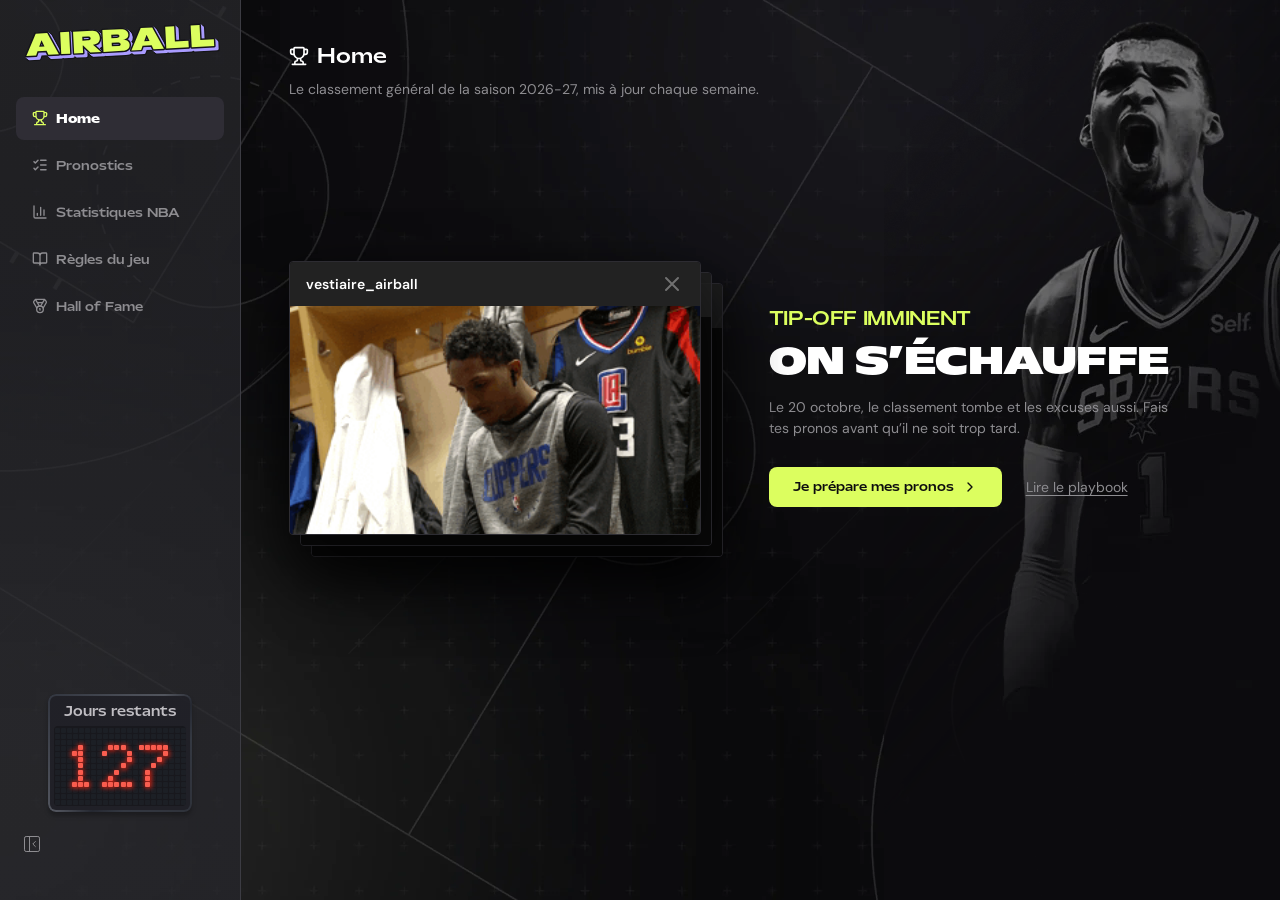
<file: index.html>
<!DOCTYPE html>
<html lang="fr">
<head>
    <meta charset="UTF-8">
    <meta name="viewport" content="width=device-width, initial-scale=1.0, viewport-fit=cover">
    <title>Airball - Classement</title>
    <!-- Icône et écran d'accueil (site installable) -->
    <link rel="manifest" href="manifest.webmanifest">
    <link rel="icon" href="img/icons/favicon.svg" type="image/svg+xml">
    <link rel="icon" href="img/icons/favicon-32.png" sizes="32x32" type="image/png">
    <link rel="apple-touch-icon" href="img/icons/apple-touch-icon.png">
    <meta name="theme-color" content="#0C0C0E">
    <meta name="mobile-web-app-capable" content="yes">
    <meta name="apple-mobile-web-app-capable" content="yes">
    <meta name="apple-mobile-web-app-title" content="Airball">
    <meta name="apple-mobile-web-app-status-bar-style" content="black">
    <link rel="stylesheet" href="css/style.css?v=20261108s">
</head>
<body class="page-home has-hero">

    <!-- Photo de Wembanyama en fond (à droite), fondue dans le décor -->
    <div class="home-hero" aria-hidden="true"><img src="img/home/wemby.webp" alt="" onerror="this.parentElement.remove()"></div>

    <div class="container">
        <!-- Fond, menu latéral et barre du haut s'injectent ici (common.js) -->
        <div id="header-container"></div>

        <!-- Podium : 2e, 1er, 3e -->
        <section class="podium" id="podium" aria-label="Podium" hidden></section>

        <!-- Classement (à partir de la 4e place) -->
        <section class="rank-card" aria-label="Classement général">
            <div class="rank-scroll">
                <table class="rank-table">
                    <thead>
                        <tr>
                            <th class="rank-col-rk" scope="col">RK</th>
                            <th class="rank-col-player" scope="col">Joueur</th>
                            <th scope="col">Points Est</th>
                            <th scope="col">Points Ouest</th>
                            <th scope="col">Points stats</th>
                            <th scope="col">Points awards</th>
                            <th scope="col">Total</th>
                            <th scope="col">Évolution</th>
                        </tr>
                    </thead>
                    <tbody id="leaderboard-body" data-skeleton="8,8,joueur">
                        <tr><td colspan="8" class="rank-message">Chargement du classement…</td></tr>
                    </tbody>
                </table>
            </div>
        </section>
    </div>

    <!-- Réglages (config), appels au serveur (api), pages masquées, menu commun, puis logique propre à la page -->
    <script src="js/config.js?v=20261108s"></script>
    <script src="js/api.js?v=20261108s"></script>
    <script src="js/demo.js?v=20261108s"></script>
    <script src="js/pages-config.js?v=20261108s"></script>
    <script src="js/common.js?v=20261108s"></script>
    <script src="js/leaderboard.js?v=20261108s"></script>
</body>
</html>
</file>
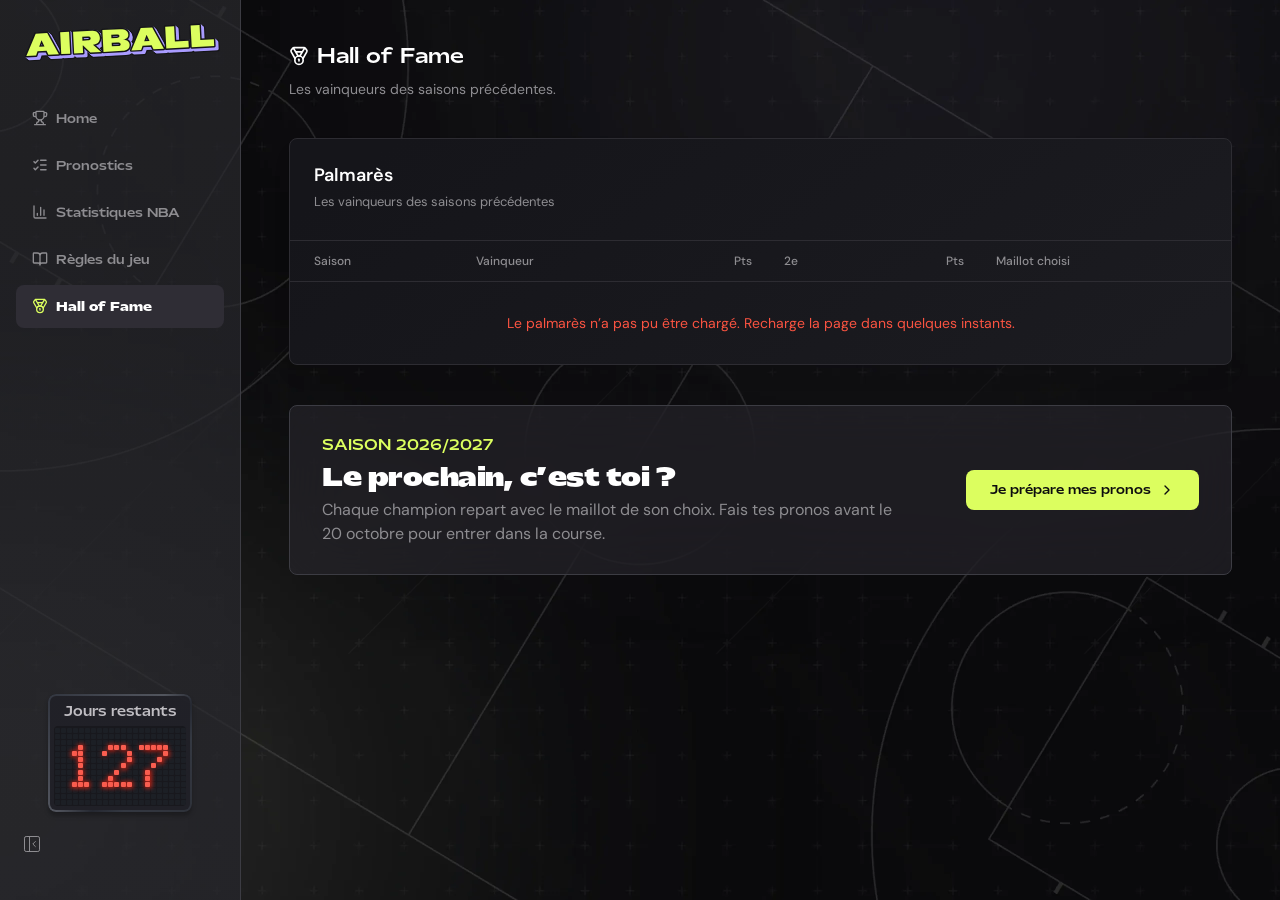
<file: palmares.html>
<!DOCTYPE html>
<html lang="fr">
<head>
    <meta charset="UTF-8">
    <meta name="viewport" content="width=device-width, initial-scale=1.0, viewport-fit=cover">
    <title>Airball - Hall of Fame</title>
    <!-- Icône et écran d'accueil (site installable) -->
    <link rel="manifest" href="manifest.webmanifest">
    <link rel="icon" href="img/icons/favicon.svg" type="image/svg+xml">
    <link rel="icon" href="img/icons/favicon-32.png" sizes="32x32" type="image/png">
    <link rel="apple-touch-icon" href="img/icons/apple-touch-icon.png">
    <meta name="theme-color" content="#0C0C0E">
    <meta name="mobile-web-app-capable" content="yes">
    <meta name="apple-mobile-web-app-capable" content="yes">
    <meta name="apple-mobile-web-app-title" content="Airball">
    <meta name="apple-mobile-web-app-status-bar-style" content="black">
    <link rel="stylesheet" href="css/style.css?v=20261108s">
</head>
<body>

    <div class="container">
        <!-- Fond, menu latéral et barre du haut s'injectent ici (common.js) -->
        <div id="header-container"></div>

        <section class="card" aria-labelledby="hof-title">
            <div class="table-title" id="hof-title">
                Palmarès
                <span>Les vainqueurs des saisons précédentes</span>
            </div>
            <div class="table-responsive">
                <table class="hof-table">
                    <thead>
                        <tr>
                            <th>Saison</th>
                            <th>Vainqueur</th>
                            <th class="text-right">Pts</th>
                            <th>2e</th>
                            <th class="text-right">Pts</th>
                            <th>Maillot choisi</th>
                        </tr>
                    </thead>
                    <tbody id="hall-of-fame-body" data-skeleton="6,4">
                        <tr><td colspan="6" class="table-message">Chargement du palmarès…</td></tr>
                    </tbody>
                </table>
            </div>
        </section>

        <!-- Bloc d'inscription (disparaît si les inscriptions sont closes) -->
        <section class="signup-banner" data-signup aria-labelledby="signup-banner-title">
            <div class="signup-banner-copy">
                <p class="signup-banner-kicker">Saison 2026/2027</p>
                <h2 class="signup-banner-title" id="signup-banner-title">Le prochain, c’est toi&nbsp;?</h2>
                <p class="signup-banner-text">Chaque champion repart avec le maillot de son choix. Fais tes pronos avant le 20 octobre pour entrer dans la course.</p>
            </div>
            <a href="register.html" class="btn-primary">Je prépare mes pronos <svg width="16" height="16" viewBox="0 0 24 24" fill="none" stroke="currentColor" stroke-width="2" stroke-linecap="round" stroke-linejoin="round" aria-hidden="true"><path d="m9 18 6-6-6-6"/></svg></a>
        </section>
    </div>

    <!-- Réglages (config), appels au serveur (api), pages masquées, menu commun, puis logique propre à la page -->
    <script src="js/config.js?v=20261108s"></script>
    <script src="js/api.js?v=20261108s"></script>
    <script src="js/pages-config.js?v=20261108s"></script>
    <script src="js/common.js?v=20261108s"></script>
    <script src="js/palmares.js?v=20261108s"></script>
</body>
</html>
</file>
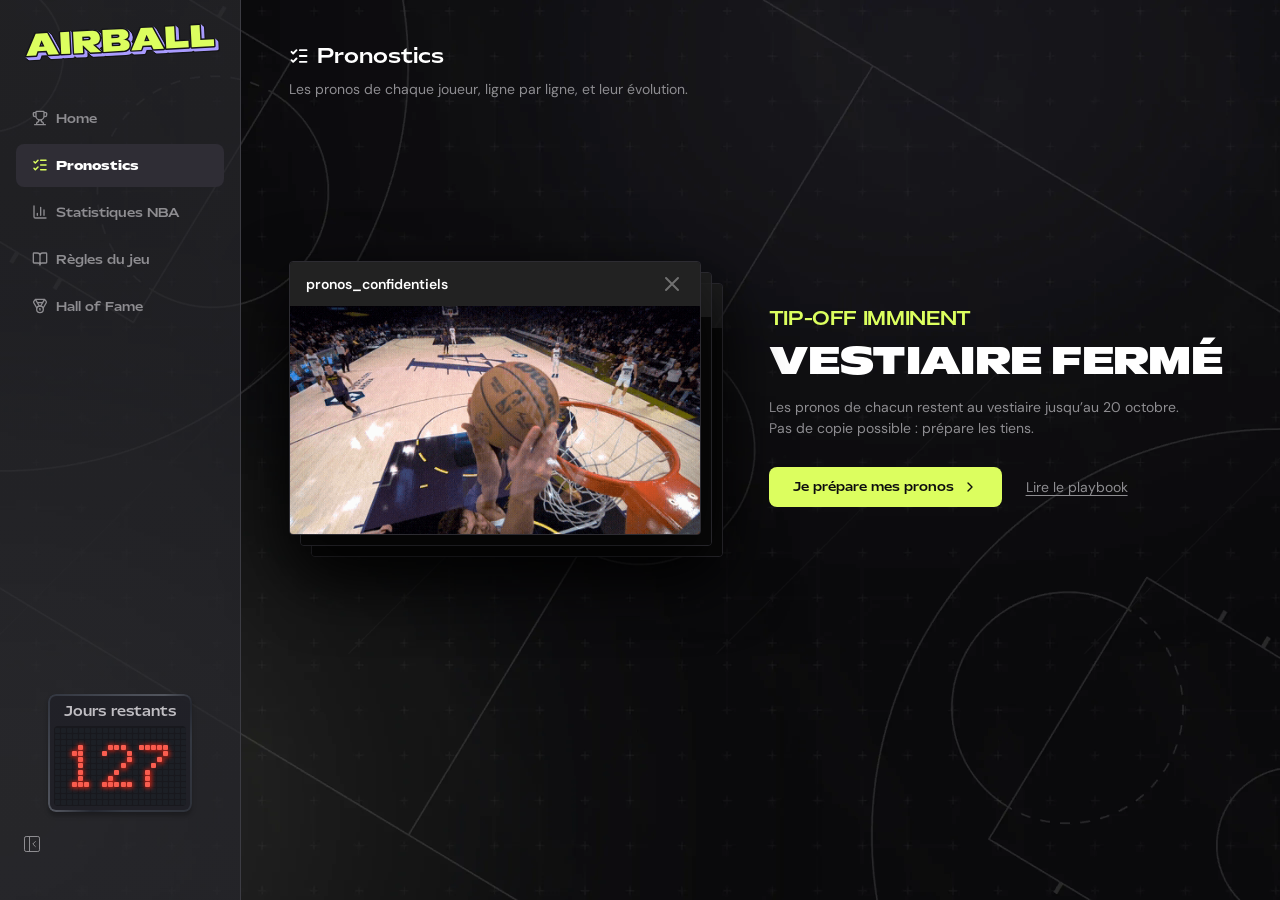
<file: pronostics.html>
<!DOCTYPE html>
<html lang="fr">
<head>
    <meta charset="UTF-8">
    <meta name="viewport" content="width=device-width, initial-scale=1.0, viewport-fit=cover">
    <title>Airball - Pronostics des Joueurs</title>
    <!-- Icône et écran d'accueil (site installable) -->
    <link rel="manifest" href="manifest.webmanifest">
    <link rel="icon" href="img/icons/favicon.svg" type="image/svg+xml">
    <link rel="icon" href="img/icons/favicon-32.png" sizes="32x32" type="image/png">
    <link rel="apple-touch-icon" href="img/icons/apple-touch-icon.png">
    <meta name="theme-color" content="#0C0C0E">
    <meta name="mobile-web-app-capable" content="yes">
    <meta name="apple-mobile-web-app-capable" content="yes">
    <meta name="apple-mobile-web-app-title" content="Airball">
    <meta name="apple-mobile-web-app-status-bar-style" content="black">
    
    <link rel="stylesheet" href="css/style.css?v=20261108s">
</head>
<body>

<div class="container">
    <!-- Le header et la nav vont s'injecter ici automatiquement -->
    <div id="header-container"></div>

    <div id="pronos-wrap">
    <!-- LISTE DES JOUEURS : clic sur une card = ses pronos ; « Comparer » sur deux cards = comparatif -->
    <!-- Stories du reveal (une bulle par chapitre) : visibles une fois le reveal lancé, voir stories.js -->
    <div class="stories" id="stories" hidden></div>
    <section class="card card--panel players-card" id="players-view" aria-labelledby="players-title" hidden>
        <header class="players-head">
            <h2 class="players-title" id="players-title">Liste des joueurs</h2>
            <p class="players-sub" id="players-sub">Choisis un joueur pour voir ses pronos, ou sélectionnes-en deux pour les comparer.</p>
        </header>
        <div class="players-grid" id="players-grid"></div>
        <div class="players-foot">
            <p class="players-hint" id="players-hint" aria-live="polite"></p>
        </div>
    </section>

    <!-- FICHE D'UN JOUEUR (ou duel) -->
    <div class="pronos-detail" id="pronos-detail" hidden>
        <div class="pronos-topbar">
            <button type="button" class="btn-back" id="pronos-back">
                <svg width="16" height="16" viewBox="0 0 24 24" fill="none" stroke="currentColor" stroke-width="2" stroke-linecap="round" stroke-linejoin="round" aria-hidden="true"><path d="M19 12H5M12 19l-7-7 7-7"/></svg>
                Retour
            </button>
            <div class="pronos-pickers">
            <!-- Menu du joueur affiché : photo + pseudo, ouvre un mini-classement (le <select> caché garde la valeur) -->
            <div class="picker-wrap" data-picker="main">
                <button type="button" class="player-picker" aria-haspopup="listbox" aria-expanded="false" aria-label="Joueur affiché">
                <span class="player-picker-avatar" id="picker-avatar" aria-hidden="true"></span>
                <span class="player-picker-name" id="picker-name" aria-hidden="true"></span>
                <svg class="player-picker-chevron" width="16" height="16" viewBox="0 0 24 24" fill="none" stroke="currentColor" stroke-width="2" stroke-linecap="round" stroke-linejoin="round" aria-hidden="true"><path d="m6 9 6 6 6-6"/></svg>
            
                </button>
                <select hidden id="player-select" aria-label="Joueur affiché" disabled>
                    <option value="">Chargement...</option>
                </select>
                <div class="picker-pop" role="listbox" hidden></div>
            </div>
            <!-- Ajouter un joueur à comparer (ouvre le panneau latéral) -->
            <button type="button" class="btn-secondary compare-add" id="compare-add" title="Comparer avec un autre joueur">
                <span class="compare-add-label">Comparer</span>
                <svg viewBox="0 0 16 16" fill="none" aria-hidden="true" stroke="currentColor" stroke-width="1.33" stroke-linecap="round" stroke-linejoin="round"><path d="M3.33 2A1.33 1.33 0 0 0 2 3.33M12.67 2A1.33 1.33 0 0 1 14 3.33M14 12.67A1.33 1.33 0 0 1 12.67 14M3.33 14A1.33 1.33 0 0 1 2 12.67M6 2h.67M6 14h.67M9.33 2H10M9.33 14H10M2 6v.67M14 6v.67M2 9.33V10M14 9.33V10M5.33 8h5.34M8 5.33v5.34"/></svg>
            </button>
            <span class="picker-vs" id="picker-vs" hidden>vs</span>
            <div class="picker-wrap" id="rival-picker" data-picker="rival" hidden>
                <button type="button" class="player-picker" aria-haspopup="listbox" aria-expanded="false" aria-label="Joueur comparé">
                <span class="player-picker-avatar" id="rival-avatar" aria-hidden="true"></span>
                <span class="player-picker-name" id="rival-name" aria-hidden="true"></span>
                <svg class="player-picker-chevron" width="16" height="16" viewBox="0 0 24 24" fill="none" stroke="currentColor" stroke-width="2" stroke-linecap="round" stroke-linejoin="round" aria-hidden="true"><path d="m6 9 6 6 6-6"/></svg>
            
                </button>
                <select hidden id="rival-select" aria-label="Joueur comparé" disabled>
                    <option value="">Personne</option>
                </select>
                <div class="picker-pop" role="listbox" hidden></div>
            </div>
            </div>
        </div>

        <!-- Message d'état (chargement, verrouillé, erreur, aucun joueur choisi) -->
        <div id="pronos-message" class="pronos-message">Chargement des pronostics...</div>

        <!-- Contenu, affiché une fois un joueur choisi -->
        <div class="card pronostics-card prono-sheet" id="pronos-content" hidden>
            <!-- Onglets -->
            <div class="tabs sheet-tabs" role="tablist">
                <button type="button" class="tab-btn" role="tab" data-tab="resume">Résumé</button>
                <button type="button" class="tab-btn" role="tab" data-tab="est">Est</button>
                <button type="button" class="tab-btn" role="tab" data-tab="ouest">Ouest</button>
                <button type="button" class="tab-btn" role="tab" data-tab="stats">Stats &amp; Awards</button>
                <button type="button" class="tab-btn" role="tab" data-tab="evolution">Évolution</button>
            </div>

            <!-- Résumé : bandeau du joueur (ou du duel), cartes Est / Ouest / Stats / Awards, évolution, meilleur coup (pronostics.js) -->
            <section class="tab-panel rs-panel" data-panel="resume" id="resume-panel" hidden></section>

            <!-- Est / Ouest -->
            <section class="tab-panel" data-panel="est" hidden><div id="conf-east"></div></section>
            <section class="tab-panel" data-panel="ouest" hidden><div id="conf-west"></div></section>

            <!-- Stats et trophées -->
            <section class="tab-panel" data-panel="stats" hidden>
                <div id="stats-panel"></div>
            </section>

            <!-- Évolution du classement -->
            <section class="tab-panel" data-panel="evolution" hidden>
                <div id="evolution-message" class="pronos-message" hidden></div>
                <div class="chart-wrap" id="chart-wrap" hidden>
                    <div class="evo-legend" id="evo-legend"></div>
                    <div class="evo-chart" id="evo-chart"></div>
                </div>
            </section>
        </div>
    </div>
    </div>
</div>

    <!-- PANNEAU LATÉRAL : choisir un joueur à comparer (même style que la sélection des picks à l'inscription) -->
    <dialog class="pick-panel" id="rival-panel" aria-labelledby="rival-panel-title">
        <div class="pick-panel-inner">
            <header class="pick-panel-head">
                <h2 class="pick-panel-title" id="rival-panel-title">Comparer</h2>
                <button type="button" class="btn-secondary btn--small pick-panel-close" id="rival-panel-close">
                    Fermer
                    <svg width="16" height="16" viewBox="0 0 24 24" fill="none" aria-hidden="true"><path d="M18 6L6 18M6 6L18 18" stroke="currentColor" stroke-width="2" stroke-linecap="round"/></svg>
                </button>
            </header>
            <div class="pick-panel-intro">
                <p class="pick-panel-lead">Sélectionner un joueur</p>
                <p class="pick-panel-hint" id="rival-panel-hint"></p>
            </div>
            <label class="visually-hidden" for="rival-search">Rechercher un joueur</label>
            <input type="search" id="rival-search" class="pick-search" placeholder="Rechercher un joueur" autocomplete="off" enterkeyhint="search">
            <div class="pick-results-head">
                <span class="pick-panel-label" id="rival-results-label">Joueurs</span>
                <span class="pick-panel-label" id="rival-results-count" aria-live="polite"></span>
            </div>
            <div class="pick-results" id="rival-results" role="listbox" aria-labelledby="rival-results-label"></div>
        </div>
    </dialog>

    <!-- Réglages (config), appels au serveur (api), pages masquées, menu commun, puis logique propre à la page -->
    <script src="js/config.js?v=20261108s"></script>
    <script src="js/api.js?v=20261108s"></script>
    <script src="js/demo.js?v=20261108s"></script>
    <script src="js/teams.js?v=20261108s"></script>
    <script src="js/pages-config.js?v=20261108s"></script>
    <script src="js/common.js?v=20261108s"></script>
    <script src="js/scoring.js?v=20261108s"></script>
    <script src="js/jersey.js?v=20261108s"></script>
    <script src="js/pronostics.js?v=20261108s"></script>
    <script src="js/stories.js?v=20261108s"></script>
</body>
</html>
</file>
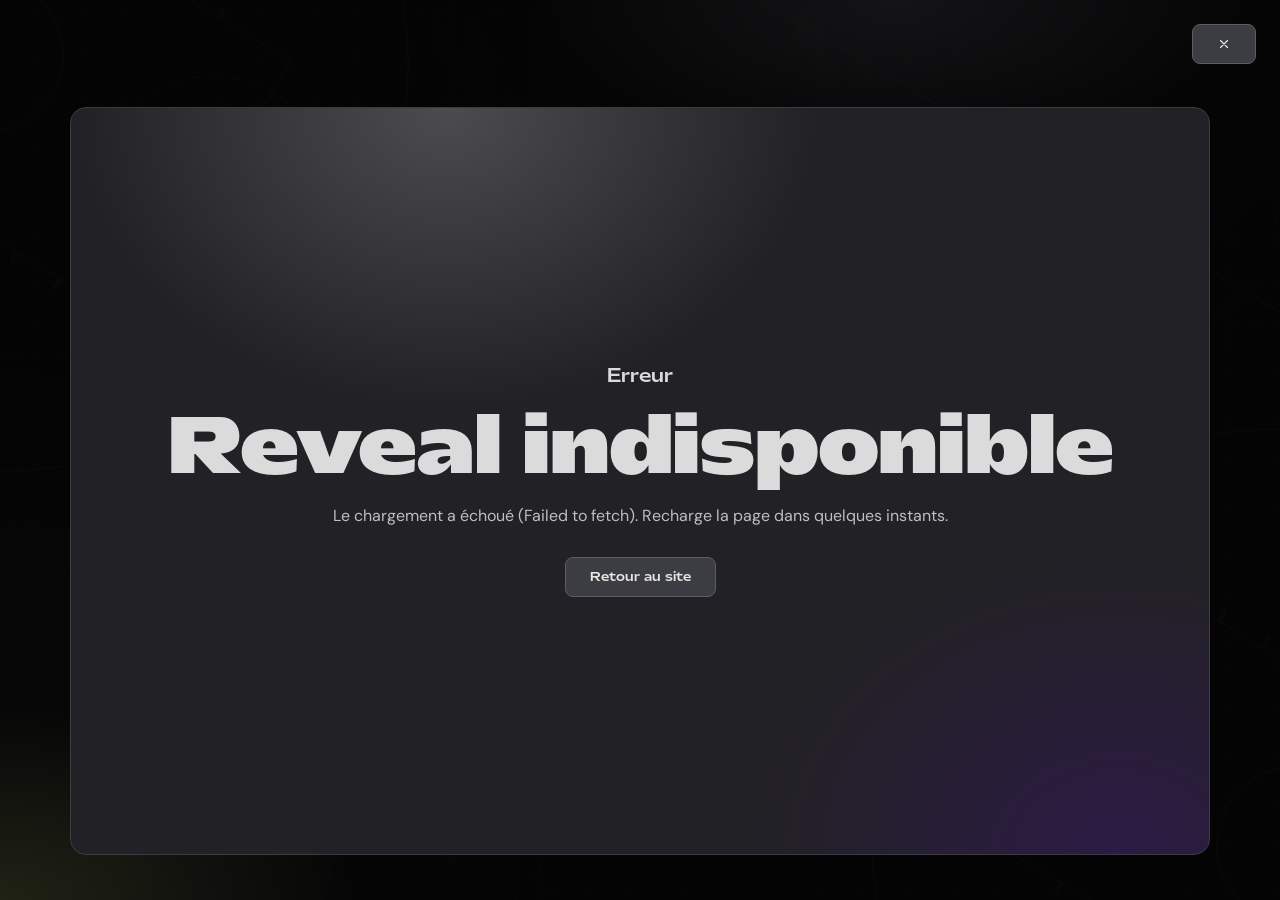
<file: reveal.html>
<!DOCTYPE html>
<html lang="fr">
<head>
    <meta charset="UTF-8">
    <meta name="viewport" content="width=device-width, initial-scale=1.0, viewport-fit=cover">
    <title>Airball - Le reveal</title>
    <!-- Icône et écran d'accueil (site installable) -->
    <link rel="manifest" href="manifest.webmanifest">
    <link rel="icon" href="img/icons/favicon.svg" type="image/svg+xml">
    <link rel="icon" href="img/icons/favicon-32.png" sizes="32x32" type="image/png">
    <link rel="apple-touch-icon" href="img/icons/apple-touch-icon.png">
    <meta name="theme-color" content="#0C0C0E">
    <meta name="mobile-web-app-capable" content="yes">
    <meta name="apple-mobile-web-app-capable" content="yes">
    <meta name="apple-mobile-web-app-title" content="Airball">
    <meta name="apple-mobile-web-app-status-bar-style" content="black">
    <link rel="stylesheet" href="css/reveal.css?v=20261108s">
</head>
<body>
    <!-- Fond : terrain assombri + halos (maquette Figma « Écran ») -->
    <div class="backdrop" aria-hidden="true"></div>

    <!-- Lecteur de stories du reveal : chapitres en haut, écran au centre, commandes en bas.
         Les pronos ne sont envoyés par le Google Sheet qu'une fois le reveal lancé (onglet CONFIG). -->
    <a class="close" href="index.html" aria-label="Quitter le reveal" title="Quitter le reveal">
        <svg viewBox="0 0 24 24" width="14" height="14" fill="none" aria-hidden="true"><path d="M6 6l12 12M18 6 6 18" stroke="currentColor" stroke-width="2" stroke-linecap="round"/></svg>
    </a>
    <div class="player">
        <header class="head">
            <nav class="chapters" id="chapters" aria-label="Chapitres du reveal"></nav>
            <div class="bars" id="bars" aria-hidden="true"></div>
        </header>

        <main class="screen theme-dark" id="screen" aria-live="polite">
            <div id="slide-host">
                <div class="slide slide--center"><p class="loading">Chargement du reveal…</p></div>
            </div>
            <span class="paused-badge" id="paused-badge" hidden>En pause</span>
        </main>

        <footer class="foot" id="foot" hidden>
            <div class="ctrls">
                <button class="ctrl" id="btn-prev" type="button" aria-label="Écran précédent">
                    <svg viewBox="0 0 24 24" width="14" height="14" fill="none" aria-hidden="true"><path d="M15 6l-6 6 6 6" stroke="currentColor" stroke-width="2" stroke-linecap="round" stroke-linejoin="round"/></svg>
                </button>
                <button class="ctrl" id="btn-pause" type="button" aria-label="Pause"></button>
                <button class="ctrl" id="btn-next" type="button" aria-label="Écran suivant">
                    <svg viewBox="0 0 24 24" width="14" height="14" fill="none" aria-hidden="true"><path d="M9 6l6 6-6 6" stroke="currentColor" stroke-width="2" stroke-linecap="round" stroke-linejoin="round"/></svg>
                </button>
            </div>
        </footer>
    </div>

    <!-- Réglages (config), appels au serveur (api), puis le lecteur du reveal -->
    <script src="js/config.js?v=20261108s"></script>
    <script src="js/api.js?v=20261108s"></script>
    <script src="js/demo.js?v=20261108s"></script>
    <script src="js/teams.js?v=20261108s"></script>
    <script src="js/jersey.js?v=20261108s"></script>
    <script src="js/reveal.js?v=20261108s"></script>
</body>
</html>
</file>
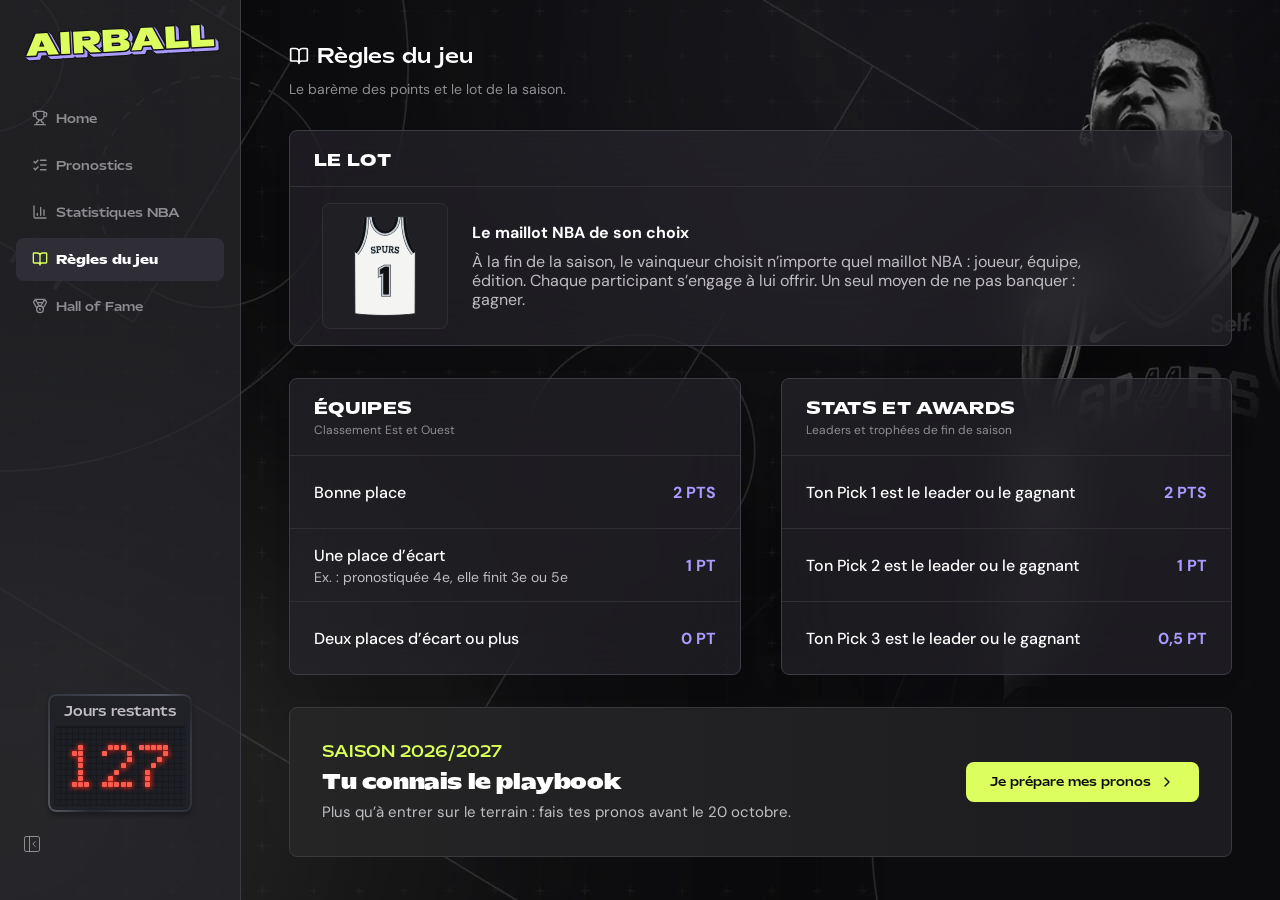
<file: rules.html>
<!DOCTYPE html>
<html lang="fr">
<head>
    <meta charset="UTF-8">
    <meta name="viewport" content="width=device-width, initial-scale=1.0, viewport-fit=cover">
    <title>Airball - Règles du jeu</title>
    <!-- Icône et écran d'accueil (site installable) -->
    <link rel="manifest" href="manifest.webmanifest">
    <link rel="icon" href="img/icons/favicon.svg" type="image/svg+xml">
    <link rel="icon" href="img/icons/favicon-32.png" sizes="32x32" type="image/png">
    <link rel="apple-touch-icon" href="img/icons/apple-touch-icon.png">
    <meta name="theme-color" content="#0C0C0E">
    <meta name="mobile-web-app-capable" content="yes">
    <meta name="apple-mobile-web-app-capable" content="yes">
    <meta name="apple-mobile-web-app-title" content="Airball">
    <meta name="apple-mobile-web-app-status-bar-style" content="black">
    <link rel="stylesheet" href="css/style.css?v=20261108s">
</head>
<body class="has-hero rules-page">

    <!-- Photo de Wembanyama en fond (à droite), comme sur la Home -->
    <div class="home-hero" aria-hidden="true"><img src="img/home/wemby.webp" alt="" onerror="this.parentElement.remove()"></div>

    <div class="container">
        <!-- Fond, menu latéral et barre du haut s'injectent ici (common.js) -->
        <div id="header-container"></div>

        <!-- Le lot -->
        <section class="card card--panel" aria-labelledby="rules-prize">
            <h2 class="card-head" id="rules-prize">Le lot</h2>
            <div class="lot-body">
                <div class="lot-main">
                    <div class="lot-visual" aria-hidden="true">
                        <img src="img/maillots/victor-wembanyama-spurs.svg" alt="">
                    </div>
                    <div class="lot-text">
                        <p class="lot-headline">Le maillot NBA de son choix</p>
                        <p class="lot-desc">À la fin de la saison, le vainqueur choisit n’importe quel maillot NBA&nbsp;: joueur, équipe, édition. Chaque participant s’engage à lui offrir. Un seul moyen de ne pas banquer&nbsp;: gagner.</p>
                    </div>
                </div>
                <!-- Rempli depuis l'onglet Hall of Fame du Sheet (masqué s'il est vide) -->
                <div class="lot-history" id="lot-history" hidden>
                    <p class="lot-history-title">Précédents maillots remportés</p>
                    <ul class="lot-history-list" id="lot-history-list"></ul>
                </div>
            </div>
        </section>

        <div class="tables-grid">
            <!-- Classements des équipes -->
            <section class="card card--panel" aria-labelledby="rules-teams">
                <div class="card-head-block">
                    <h2 class="card-head" id="rules-teams">Équipes</h2>
                    <p class="card-sub">Classement Est et Ouest</p>
                </div>
                <ul class="rules-list">
                    <li class="rules-row">
                        <span class="rules-label">Bonne place</span>
                        <span class="rules-pts pts-2">2 pts</span>
                    </li>
                    <li class="rules-row">
                        <span class="rules-label">Une place d’écart
                            <small>Ex. : pronostiquée 4e, elle finit 3e ou 5e</small>
                        </span>
                        <span class="rules-pts pts-1">1 pt</span>
                    </li>
                    <li class="rules-row">
                        <span class="rules-label">Deux places d’écart ou plus</span>
                        <span class="rules-pts pts-0">0 pt</span>
                    </li>
                </ul>
            </section>

            <!-- Statistiques & awards -->
            <section class="card card--panel" aria-labelledby="rules-picks">
                <div class="card-head-block">
                    <h2 class="card-head" id="rules-picks">Stats et awards</h2>
                    <p class="card-sub">Leaders et trophées de fin de saison</p>
                </div>
                <ul class="rules-list">
                    <li class="rules-row">
                        <span class="rules-label">Ton Pick 1 est le leader ou le gagnant</span>
                        <span class="rules-pts pts-2">2 pts</span>
                    </li>
                    <li class="rules-row">
                        <span class="rules-label">Ton Pick 2 est le leader ou le gagnant</span>
                        <span class="rules-pts pts-1">1 pt</span>
                    </li>
                    <li class="rules-row">
                        <span class="rules-label">Ton Pick 3 est le leader ou le gagnant</span>
                        <span class="rules-pts pts-05">0,5 pt</span>
                    </li>
                </ul>
            </section>
        </div>

        <!-- Bloc d'inscription (disparaît si les inscriptions sont closes) -->
        <section class="signup-banner" data-signup aria-labelledby="signup-banner-title">
            <div class="signup-banner-copy">
                <p class="signup-banner-kicker">Saison 2026/2027</p>
                <h2 class="signup-banner-title" id="signup-banner-title">Tu connais le playbook</h2>
                <p class="signup-banner-text">Plus qu’à entrer sur le terrain&nbsp;: fais tes pronos avant le 20 octobre.</p>
            </div>
            <a href="register.html" class="btn-primary">Je prépare mes pronos <svg width="16" height="16" viewBox="0 0 24 24" fill="none" stroke="currentColor" stroke-width="2" stroke-linecap="round" stroke-linejoin="round" aria-hidden="true"><path d="m9 18 6-6-6-6"/></svg></a>
        </section>
    </div>

    <!-- Réglages (config), appels au serveur (api), pages masquées, menu commun, puis logique propre à la page -->
    <script src="js/config.js?v=20261108s"></script>
    <script src="js/api.js?v=20261108s"></script>
    <script src="js/pages-config.js?v=20261108s"></script>
    <script src="js/common.js?v=20261108s"></script>
    <script src="js/rules.js?v=20261108s"></script>
</body>
</html>
</file>
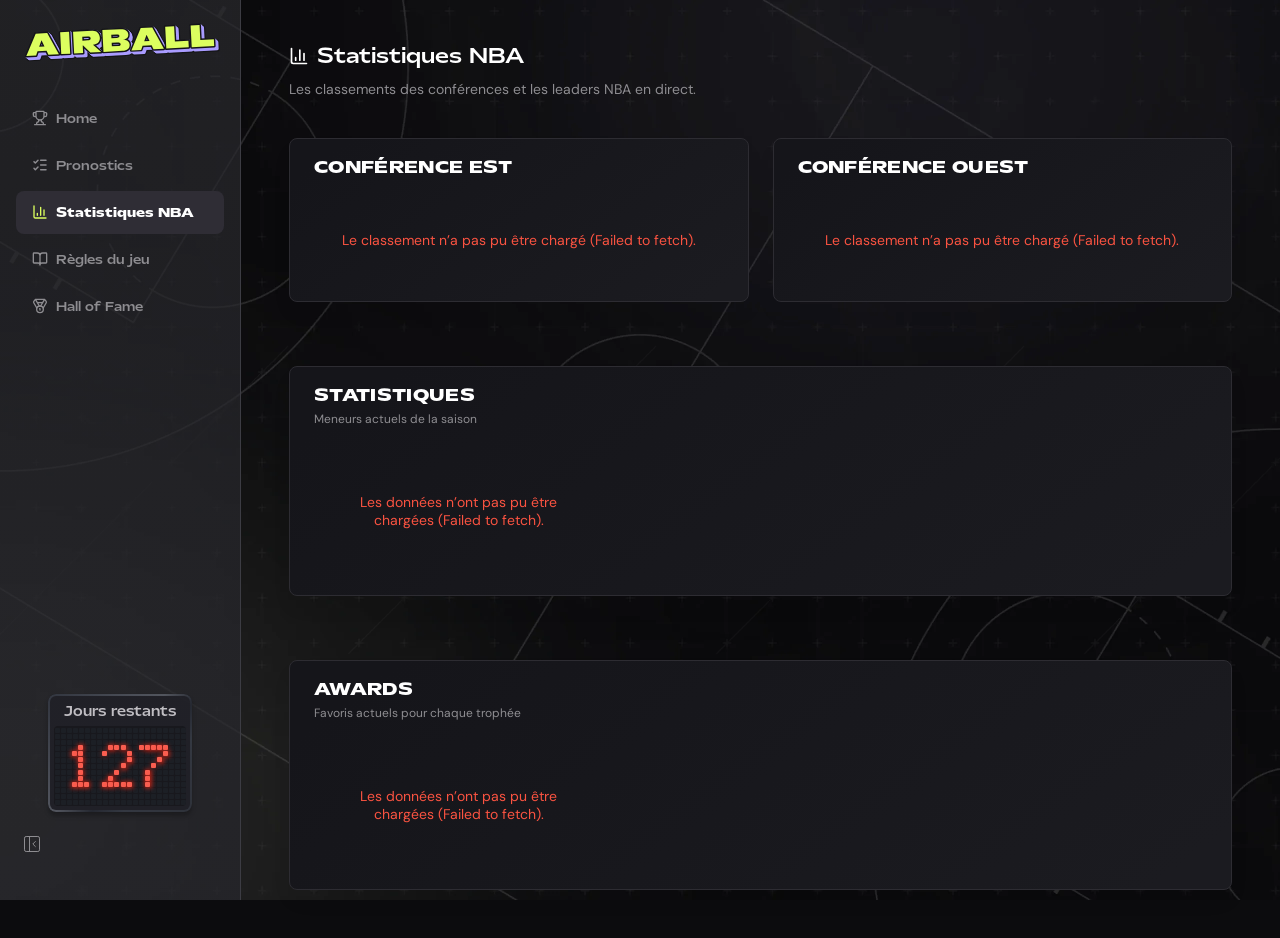
<file: Standings.html>
<!DOCTYPE html>
<html lang="fr">
<head>
    <meta charset="UTF-8">
    <meta name="viewport" content="width=device-width, initial-scale=1.0, viewport-fit=cover">
    <title>Airball - Statistiques &amp; classements NBA</title>
    <!-- Icône et écran d'accueil (site installable) -->
    <link rel="manifest" href="manifest.webmanifest">
    <link rel="icon" href="img/icons/favicon.svg" type="image/svg+xml">
    <link rel="icon" href="img/icons/favicon-32.png" sizes="32x32" type="image/png">
    <link rel="apple-touch-icon" href="img/icons/apple-touch-icon.png">
    <meta name="theme-color" content="#0C0C0E">
    <meta name="mobile-web-app-capable" content="yes">
    <meta name="apple-mobile-web-app-capable" content="yes">
    <meta name="apple-mobile-web-app-title" content="Airball">
    <meta name="apple-mobile-web-app-status-bar-style" content="black">
    <link rel="stylesheet" href="css/style.css?v=20261108s">
</head>
<body>

    <div class="container">
        <!-- Fond, menu latéral et barre du haut s'injectent ici (common.js) -->
        <div id="header-container"></div>

        <!-- Raccourcis vers chaque partie (téléphone et tablette) : la barre reste en haut en défilant -->
        <nav class="stats-jump" aria-label="Aller à une partie de la page">
            <a class="stats-jump-link" href="#conf-east">Est</a>
            <a class="stats-jump-link" href="#conf-west">Ouest</a>
            <a class="stats-jump-link" href="#stats-section">Stats</a>
            <a class="stats-jump-link" href="#awards-section">Awards</a>
        </nav>

        <!-- Classements des conférences (ESPN, en direct) : même tableau que les pages Pronostics -->
        <div class="tables-grid nba-confs">
            <section class="card pronostics-card nba-conf" id="conf-east" aria-label="Conférence Est">
                <div class="nba-conf-loading" data-skeleton-host><table class="pt-table"><tbody data-skeleton="5,15"></tbody></table></div>
            </section>
            <section class="card pronostics-card nba-conf" id="conf-west" aria-label="Conférence Ouest">
                <div class="nba-conf-loading" data-skeleton-host><table class="pt-table"><tbody data-skeleton="5,15"></tbody></table></div>
            </section>
        </div>

        <!-- Statistiques (outil outils/maj-stats.html, depuis ESPN) & awards (à la main), onglet "NBA DATA" du Google Sheet -->
        <section class="card pronostics-card nba-podiums" id="stats-section" aria-labelledby="stats-title">
            <div class="nba-head"><h3 class="pt-title" id="stats-title">Statistiques</h3><span id="stats-sub">Meneurs actuels de la saison</span></div>
            <div class="pd-grid" id="nba-stats"></div>
        </section>
        <section class="card pronostics-card nba-podiums" id="awards-section" aria-labelledby="awards-title">
            <div class="nba-head"><h3 class="pt-title" id="awards-title">Awards</h3><span id="awards-sub">Favoris actuels pour chaque trophée</span></div>
            <div class="pd-grid" id="nba-awards"></div>
        </section>
    </div>

    <!-- Réglages (config), appels au serveur (api), pages masquées, menu commun, puis logique propre à la page -->
    <script src="js/config.js?v=20261108s"></script>
    <script src="js/api.js?v=20261108s"></script>
    <script src="js/demo.js?v=20261108s"></script>
    <script src="js/teams.js?v=20261108s"></script>
    <script src="js/pages-config.js?v=20261108s"></script>
    <script src="js/common.js?v=20261108s"></script>
    <script src="js/jersey.js?v=20261108s"></script>
    <script src="js/standings.js?v=20261108s"></script>
</body>
</html>
</file>
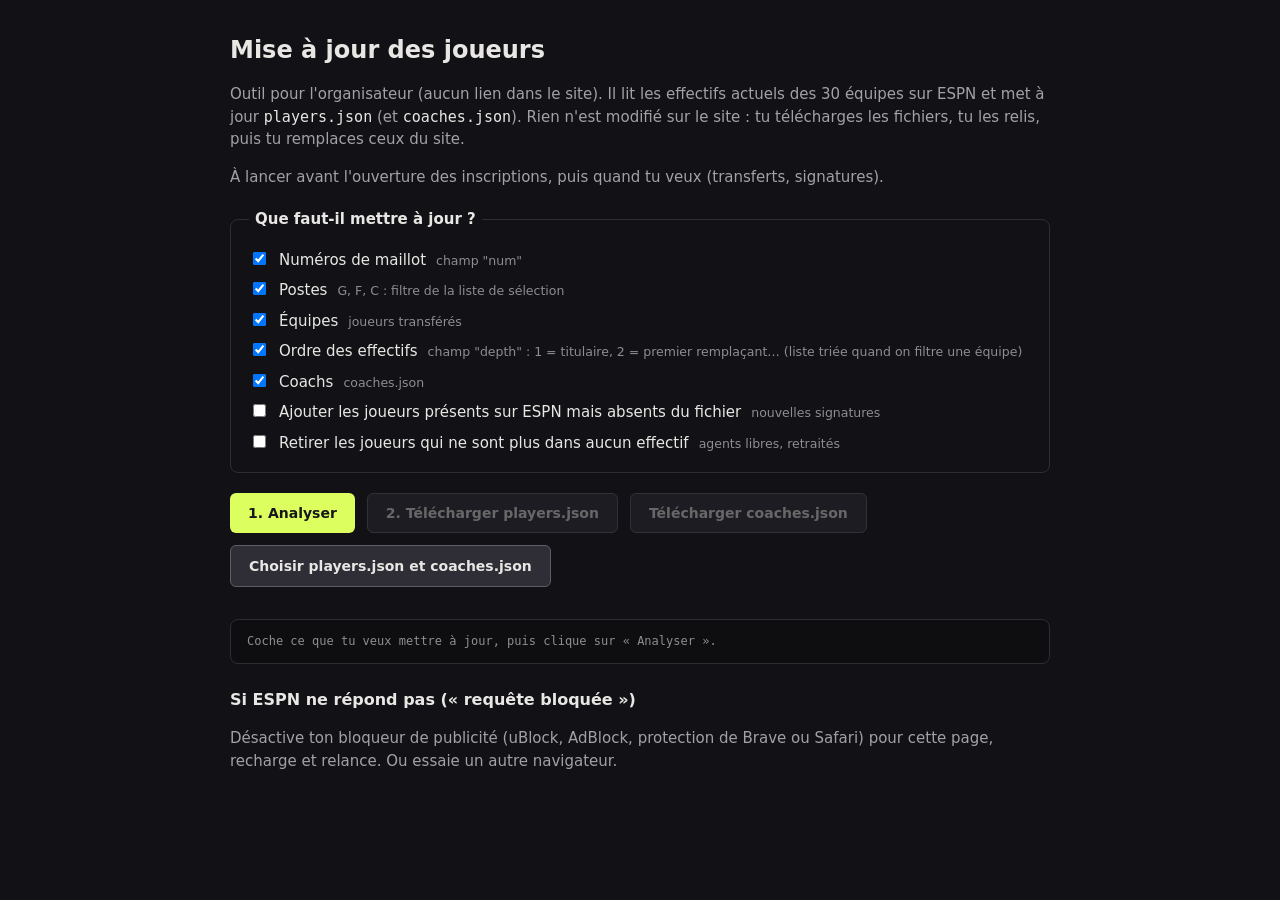
<file: outils/maj-joueurs.html>
<!doctype html>
<html lang="fr">
<head>
<meta charset="utf-8">
<meta name="viewport" content="width=device-width, initial-scale=1">
<meta name="robots" content="noindex">
<title>Mise à jour des joueurs</title>
<style>
    body { margin: 0; padding: 32px 20px; background: #121216; color: #e8e7e4; font: 15px/1.5 system-ui, sans-serif; }
    main { max-width: 820px; margin: 0 auto; }
    h1 { font-size: 24px; margin: 0 0 8px; }
    h2 { font-size: 16px; margin: 24px 0 8px; }
    p, li { color: #a3a1a7; }
    code { color: #e8e7e4; }
    fieldset { margin: 20px 0; padding: 14px 18px; border: 1px solid #2e2d33; border-radius: 8px; }
    legend { padding: 0 6px; color: #e8e7e4; font-weight: 600; }
    label.opt { display: flex; gap: 10px; align-items: baseline; padding: 4px 0; color: #e8e7e4; cursor: pointer; }
    label.opt small { color: #8e8d91; }
    button, label.file { display: inline-flex; align-items: center; height: 40px; padding: 0 18px; border: none; border-radius: 6px; background: #dcfe5f; color: #17171b; font: 600 14px system-ui, sans-serif; cursor: pointer; }
    button:disabled { opacity: .4; cursor: default; }
    button.secondary, label.file { background: #2f2d35; color: #e8e7e4; border: 1px solid #5d5d68; }
    .actions { display: flex; gap: 12px; flex-wrap: wrap; margin: 16px 0; }
    .stats { display: flex; gap: 28px; flex-wrap: wrap; margin: 16px 0; }
    .stats strong { display: block; font-size: 24px; color: #e8e7e4; }
    .stats span { font-size: 12px; color: #8e8d91; }
    details { margin: 8px 0; padding: 10px 14px; background: #1b1b20; border: 1px solid #2e2d33; border-radius: 8px; }
    summary { cursor: pointer; color: #e8e7e4; }
    details ul { margin: 8px 0 0; padding-left: 20px; font-size: 14px; }
    #log { margin-top: 16px; padding: 12px 16px; background: #0e0e11; border: 1px solid #2e2d33; border-radius: 8px; white-space: pre-wrap; font: 12px/1.6 ui-monospace, monospace; color: #8e8d91; max-height: 220px; overflow: auto; }
    .err { color: #ff7a7a; }
</style>
</head>
<body>
<main>
    <h1>Mise à jour des joueurs</h1>
    <p>Outil pour l'organisateur (aucun lien dans le site). Il lit les effectifs actuels des 30 équipes sur ESPN et met à jour
       <code>players.json</code> (et <code>coaches.json</code>). Rien n'est modifié sur le site : tu télécharges les fichiers,
       tu les relis, puis tu remplaces ceux du site.</p>
    <p>À lancer avant l'ouverture des inscriptions, puis quand tu veux (transferts, signatures).</p>

    <fieldset>
        <legend>Que faut-il mettre à jour ?</legend>
        <label class="opt"><input type="checkbox" id="opt-num" checked> Numéros de maillot <small>champ "num"</small></label>
        <label class="opt"><input type="checkbox" id="opt-pos" checked> Postes <small>G, F, C : filtre de la liste de sélection</small></label>
        <label class="opt"><input type="checkbox" id="opt-team" checked> Équipes <small>joueurs transférés</small></label>
        <label class="opt"><input type="checkbox" id="opt-depth" checked> Ordre des effectifs <small>champ "depth" : 1 = titulaire, 2 = premier remplaçant… (liste triée quand on filtre une équipe)</small></label>
        <label class="opt"><input type="checkbox" id="opt-coach" checked> Coachs <small>coaches.json</small></label>
        <label class="opt"><input type="checkbox" id="opt-add"> Ajouter les joueurs présents sur ESPN mais absents du fichier <small>nouvelles signatures</small></label>
        <label class="opt"><input type="checkbox" id="opt-remove"> Retirer les joueurs qui ne sont plus dans aucun effectif <small>agents libres, retraités</small></label>
    </fieldset>

    <div class="actions">
        <button id="run" type="button">1. Analyser</button>
        <button id="dl-players" type="button" class="secondary" disabled>2. Télécharger players.json</button>
        <button id="dl-coaches" type="button" class="secondary" disabled>Télécharger coaches.json</button>
        <label class="file" id="file-label" hidden>Choisir players.json et coaches.json <input type="file" id="file" accept=".json,application/json" multiple hidden></label>
    </div>

    <div class="stats" id="stats" hidden></div>
    <div id="report"></div>
    <div id="log">Coche ce que tu veux mettre à jour, puis clique sur « Analyser ».</div>

    <h2>Si ESPN ne répond pas (« requête bloquée »)</h2>
    <p>Désactive ton bloqueur de publicité (uBlock, AdBlock, protection de Brave ou Safari) pour cette page, recharge et relance. Ou essaie un autre navigateur.</p>
</main>

<script src="../js/teams.js"></script>
<script>
const ROSTER_URL = code => `https://site.api.espn.com/apis/site/v2/sports/basketball/nba/teams/${code}/roster`;
const DEPTH_URL = code => `https://site.api.espn.com/apis/site/v2/sports/basketball/nba/teams/${code}/depthcharts`;
const $ = id => document.getElementById(id);
const esc = s => String(s).replace(/[&<>"]/g, c => ({ '&': '&amp;', '<': '&lt;', '>': '&gt;', '"': '&quot;' }[c]));
const log = (text, cls = '') => { $('log').insertAdjacentHTML('beforeend', `\n<span class="${cls}">${esc(text)}</span>`); $('log').scrollTop = $('log').scrollHeight; };

// "Luka Dončić" = "Luka Doncic", "P.J. Washington Jr." = "PJ Washington", "Ernest Udeh, Jr." = "Ernest Udeh"
const norm = name => String(name || '').normalize('NFD').replace(/[̀-ͯ]/g, '').toLowerCase()
    .replace(/[.'’,]/g, '').replace(/\b(jr|sr|ii|iii|iv|v)\b/g, '').replace(/[^a-z0-9]+/g, ' ').trim();

// Nom de famille pour le tri alphabétique ("Shai Gilgeous-Alexander" -> "gilgeous-alexander shai")
const sortKey = name => { const parts = norm(name).split(' '); return parts.slice(1).join(' ') + ' ' + parts[0]; };

let original = null, originalCoaches = null, players = null, coaches = null;

async function readJson(path) {
    const response = await fetch(path, { cache: 'no-store' });
    if (!response.ok) throw new Error('HTTP ' + response.status);
    return response.json();
}

// Page ouverte directement depuis le disque : le navigateur bloque la lecture, on demande les fichiers
function askFiles() {
    log("Le navigateur bloque la lecture automatique des fichiers : choisis players.json (et coaches.json) avec le bouton.", 'err');
    $('file-label').hidden = false;
    return new Promise(resolve => {
        $('file').addEventListener('change', async ev => {
            const out = {};
            for (const file of ev.target.files) out[file.name.replace(/\s*\(\d+\)/, '')] = JSON.parse(await file.text());
            resolve(out);
        }, { once: true });
    });
}

async function loadFiles() {
    try {
        return { 'players.json': await readJson('../players.json'), 'coaches.json': await readJson('../coaches.json') };
    } catch (e) {
        return askFiles();
    }
}

async function fetchRoster(team) {
    let response;
    try { response = await fetch(ROSTER_URL(team.logo)); }
    catch (e) { throw new Error('requête bloquée'); }
    if (!response.ok) throw new Error('HTTP ' + response.status);
    const data = await response.json();
    const athletes = (data.athletes || []).flatMap(a => Array.isArray(a.items) ? a.items : [a]);
    return {
        athletes: athletes.map(a => ({
            name: a.fullName || a.displayName,
            num: String(a.jersey || '').trim(),
            pos: a.position ? (a.position.abbreviation || '') : '',
            rookie: a.experience && a.experience.years === 0
        })),
        coach: (data.coach || [])[0]
    };
}

// Ordre de l'effectif : pour chaque joueur, sa meilleure place dans les postes (meneur, arrière...)
// 1 = titulaire à un poste, 2 = premier remplaçant, etc. En cas d'échec, l'équipe garde l'ordre actuel.
async function fetchDepth(team) {
    try {
        const response = await fetch(DEPTH_URL(team.logo));
        if (!response.ok) return {};
        const data = await response.json();
        const depth = {};
        (data.depthchart || []).forEach(chart => Object.values(chart.positions || {}).forEach(pos =>
            (pos.athletes || []).forEach((a, i) => {
                const k = norm(a.displayName || a.fullName);
                if (k && (!depth[k] || i + 1 < depth[k])) depth[k] = i + 1;
            })));
        return depth;
    } catch (e) {
        return {};
    }
}

// Champs dans un ordre stable : name, team, pos, num, puis le reste (rookie, draft...)
function ordered(p) {
    const out = { name: p.name, team: p.team };
    if (p.pos) out.pos = p.pos;
    if (p.num) out.num = p.num;
    if (p.depth) out.depth = p.depth;
    Object.keys(p).forEach(k => { if (!(k in out) && p[k] !== undefined && p[k] !== '') out[k] = p[k]; });
    return out;
}

function section(title, lines) {
    if (!lines.length) return '';
    return `<details${lines.length <= 12 ? ' open' : ''}><summary>${esc(title)} (${lines.length})</summary><ul>${lines.map(l => `<li>${esc(l)}</li>`).join('')}</ul></details>`;
}

$('run').addEventListener('click', async () => {
    const opt = { num: $('opt-num').checked, pos: $('opt-pos').checked, team: $('opt-team').checked, depth: $('opt-depth').checked, coach: $('opt-coach').checked, add: $('opt-add').checked, remove: $('opt-remove').checked };
    $('run').disabled = true;
    $('report').innerHTML = '';
    $('stats').hidden = true;
    $('log').textContent = 'Lecture des fichiers…';

    const files = await loadFiles();
    original = files['players.json'];
    originalCoaches = files['coaches.json'] || null;
    if (!Array.isArray(original)) { log('players.json introuvable ou illisible.', 'err'); $('run').disabled = false; return; }
    log(`${original.length} joueurs dans players.json.`);

    // 1. Effectifs ESPN
    const espn = {};          // nom normalisé -> { name, num, pos, rookie, team }
    const espnCoaches = {};   // nom d'équipe -> nom du coach
    let ok = 0;
    await Promise.all(TEAMS.map(async team => {
        try {
            const [roster, depth] = await Promise.all([fetchRoster(team), opt.depth ? fetchDepth(team) : {}]);
            if (opt.depth && !Object.keys(depth).length) log(`(ordre de l'effectif indisponible : ${team.name})`);
            roster.athletes.forEach(a => { espn[norm(a.name)] = Object.assign(a, { team: team.name, depth: depth[norm(a.name)] || 0 }); });
            if (roster.coach) espnCoaches[team.name] = `${roster.coach.firstName} ${roster.coach.lastName}`.trim();
            ok++;
        } catch (e) {
            log(`✗ ${team.name} : ${e.message}`, 'err');
        }
    }));
    log(`${ok}/30 effectifs récupérés.`);
    if (ok < 30) {
        log("Il manque des équipes : relance avant de télécharger, sinon des joueurs seraient considérés comme absents.", 'err');
        if (opt.remove) { opt.remove = false; log("Par sécurité, l'option « Retirer » est ignorée pour cette analyse.", 'err'); }
    }

    // 2. Comparaison
    const changes = { team: [], num: [], pos: [], added: [], removed: [], notFound: [], coach: [] };
    const seen = new Set();
    players = [];
    original.forEach(p => {
        const k = norm(p.name);
        const e = espn[k];
        if (!e) {
            if (opt.remove) changes.removed.push(`${p.name} (${p.team})`);
            else { changes.notFound.push(`${p.name} (${p.team})`); players.push(ordered(p)); }
            return;
        }
        seen.add(k);
        const next = Object.assign({}, p);
        if (e.team !== p.team) {
            if (opt.team) { next.team = e.team; changes.team.push(`${p.name} : ${p.team} → ${e.team}`); }
            else changes.team.push(`${p.name} : ${p.team} → ${e.team} (non appliqué)`);
        }
        if (opt.num && e.num && e.num !== p.num) { changes.num.push(`${p.name} : ${p.num ? '#' + p.num + ' → ' : ''}#${e.num}`); next.num = e.num; }
        if (opt.pos && e.pos && e.pos !== p.pos) { changes.pos.push(`${p.name} : ${p.pos || '—'} → ${e.pos}`); next.pos = e.pos; }
        if (opt.depth) { if (e.depth) next.depth = e.depth; else delete next.depth; }
        players.push(ordered(next));
    });

    if (opt.add) {
        Object.entries(espn).forEach(([k, e]) => {
            if (seen.has(k)) return;
            const p = { name: e.name, team: e.team, pos: opt.pos ? e.pos : '', num: opt.num ? e.num : '' };
            if (e.rookie) p.rookie = true;
            if (opt.depth && e.depth) p.depth = e.depth;
            players.push(ordered(p));
            changes.added.push(`${e.name} (${e.team})${e.rookie ? ' — rookie' : ''}`);
        });
        players.sort((a, b) => sortKey(a.name).localeCompare(sortKey(b.name)));
    }

    // 3. Coachs
    coaches = null;
    if (opt.coach && Array.isArray(originalCoaches)) {
        coaches = originalCoaches.map(c => {
            const name = espnCoaches[c.team];
            if (name && norm(name) !== norm(c.name)) { changes.coach.push(`${c.team} : ${c.name} → ${name}`); return { name, team: c.team }; }
            return c;
        });
    }

    // 4. Rapport
    const nums = players.filter(p => p.num).length;
    $('stats').innerHTML = [
        [players.length, 'joueurs au total'],
        [nums, 'avec un numéro'],
        [players.filter(p => p.depth).length, 'dans un ordre d’effectif'],
        [changes.team.length, 'transferts'],
        [changes.added.length, 'ajoutés'],
        [changes.removed.length, 'retirés'],
        [changes.coach.length, 'coachs changés']
    ].map(([n, l]) => `<div><strong>${n}</strong><span>${l}</span></div>`).join('');
    $('stats').hidden = false;
    $('report').innerHTML =
        section('Transferts', changes.team) +
        section('Coachs', changes.coach) +
        section('Joueurs ajoutés', changes.added) +
        section('Joueurs retirés', changes.removed) +
        section('Numéros ajoutés ou changés', changes.num) +
        section('Postes ajoutés ou changés', changes.pos) +
        section("Introuvables sur ESPN (gardés tels quels : nom écrit autrement, agent libre…)", changes.notFound);

    $('dl-players').disabled = false;
    $('dl-coaches').disabled = !coaches;
    $('run').disabled = false;
    log('Analyse terminée. Relis le rapport, puis télécharge les fichiers.');
});

// Même présentation que les fichiers d'origine : une entrée par ligne
function download(name, list) {
    const line = o => '  ' + JSON.stringify(o).replace(/":/g, '": ').replace(/,"/g, ', "');
    const text = '[\n' + list.map(line).join(',\n') + '\n]\n';
    const link = Object.assign(document.createElement('a'), { href: URL.createObjectURL(new Blob([text], { type: 'application/json' })), download: name });
    document.body.appendChild(link); link.click(); link.remove();
    setTimeout(() => URL.revokeObjectURL(link.href), 1000);
}
$('dl-players').addEventListener('click', () => players && download('players.json', players));
$('dl-coaches').addEventListener('click', () => coaches && download('coaches.json', coaches));
</script>
</body>
</html>
</file>
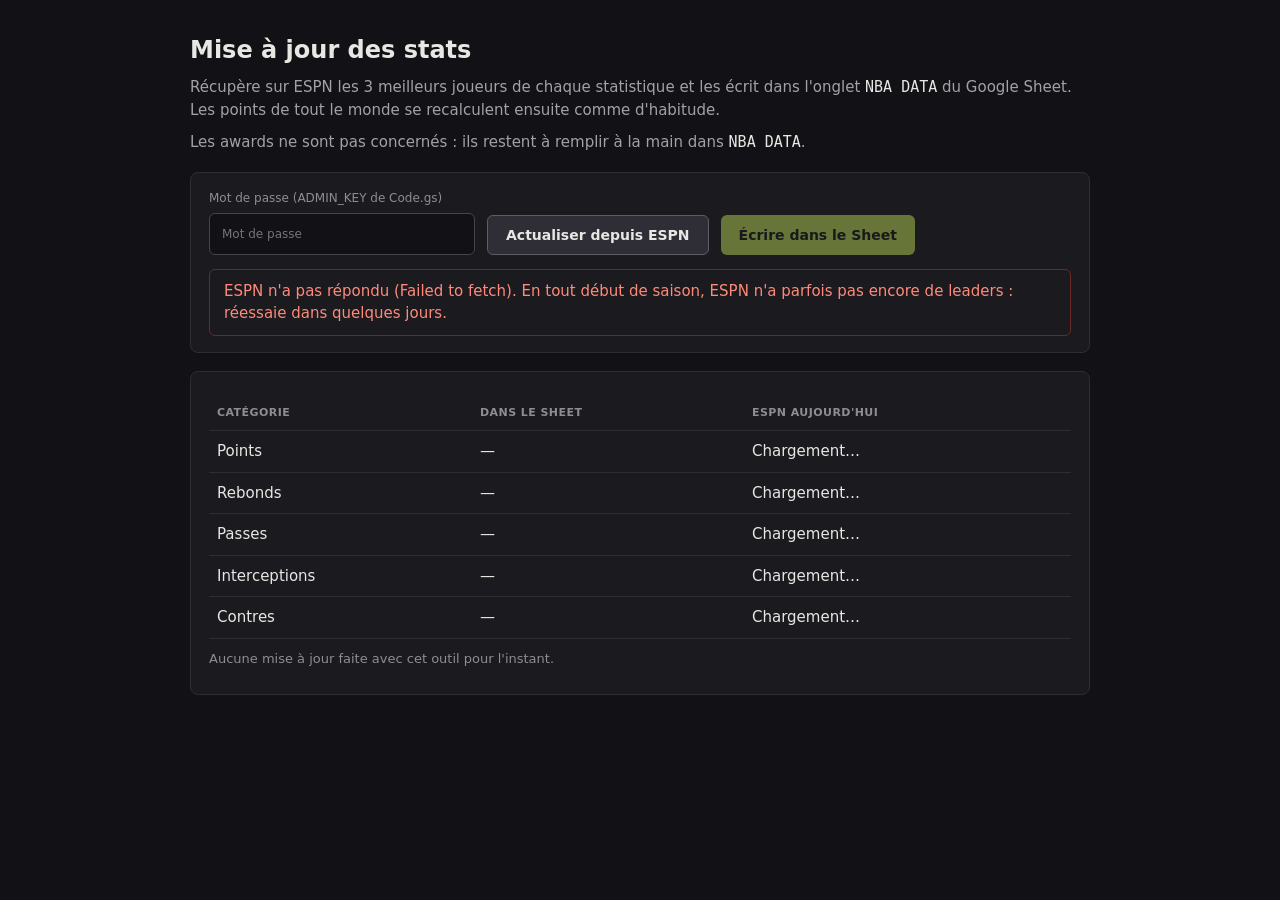
<file: outils/maj-stats.html>
<!doctype html>
<html lang="fr">
<head>
<meta charset="utf-8">
<meta name="viewport" content="width=device-width, initial-scale=1">
<meta name="robots" content="noindex">
<title>Mise à jour des stats</title>
<!--
  OUTIL DE L'ORGANISATEUR : leaders statistiques ESPN → onglet NBA DATA du Google Sheet
  1. Récupère sur ESPN le top 3 de chaque stat (points, rebonds, passes, interceptions, contres)
  2. Les compare à ce qui est dans le Sheet
  3. « Écrire dans le Sheet » : met à jour NBA DATA (lignes 6 à 10, colonnes J, L, N)
  ESPN refuse les requêtes des serveurs de Google : c'est donc ton navigateur qui va chercher les chiffres.
  Protégé par un mot de passe : ADMIN_KEY dans Code.gs (Apps Script).
  Les awards restent à remplir à la main dans NBA DATA.
-->
<style>
    body { margin: 0; padding: 32px 20px 60px; background: #121216; color: #e8e7e4; font: 15px/1.5 system-ui, -apple-system, 'Segoe UI', sans-serif; }
    main { max-width: 900px; margin: 0 auto; }
    h1 { font-size: 24px; margin: 0 0 8px; }
    p { margin: 0 0 10px; color: #a3a1a7; }
    code { color: #e8e7e4; }
    .card { margin-top: 18px; padding: 16px 18px; border: 1px solid #2e2d33; border-radius: 8px; background: #1a1a1f; }
    .row { display: flex; flex-wrap: wrap; gap: 12px; align-items: flex-end; }
    label { display: flex; flex-direction: column; gap: 6px; font-size: 12px; color: #8e8d91; }
    input { height: 40px; min-width: 240px; padding: 0 12px; background: #121216; border: 1px solid #45434c; border-radius: 6px; color: #e8e7e4; font: inherit; }
    button { height: 40px; padding: 0 18px; border: none; border-radius: 6px; background: #dcfe5f; color: #17171b; font: 600 14px system-ui, sans-serif; cursor: pointer; }
    button.secondary { background: #2f2d35; color: #e8e7e4; border: 1px solid #5d5d68; }
    button:disabled { opacity: .4; cursor: default; }
    .status { margin-top: 14px; padding: 10px 14px; border-radius: 6px; background: #1a1a1f; border: 1px solid #2e2d33; color: #c0bec3; }
    .status.ok { border-color: #3d5a1e; color: #c9f27a; }
    .status.bad { border-color: #6b2a24; color: #ff8a7a; }
    .status:empty { display: none; }
    table { width: 100%; margin-top: 8px; border-collapse: collapse; font-variant-numeric: tabular-nums; }
    th, td { padding: 9px 8px; border-bottom: 1px solid #2e2d33; text-align: left; vertical-align: top; }
    th { font-size: 11px; font-weight: 600; letter-spacing: .04em; text-transform: uppercase; color: #8e8d91; }
    td small { display: block; color: #8e8d91; font-size: 12px; }
    td.changed { color: #dcfe5f; }
    td.same { color: #8e8d91; }
    .tag { display: inline-block; margin-left: 6px; padding: 0 6px; border-radius: 999px; background: #2f2d35; color: #c0bec3; font-size: 11px; }
    .note { margin-top: 10px; font-size: 13px; color: #8e8d91; }
    @media (max-width: 640px) { th:nth-child(2), td:nth-child(2) { display: none; } input { min-width: 0; width: 100%; } label { flex: 1 1 100%; } }
</style>
</head>
<body>
<main>
    <h1>Mise à jour des stats</h1>
    <p>Récupère sur ESPN les 3 meilleurs joueurs de chaque statistique et les écrit dans l'onglet <code>NBA DATA</code> du Google Sheet. Les points de tout le monde se recalculent ensuite comme d'habitude.</p>
    <p>Les awards ne sont pas concernés : ils restent à remplir à la main dans <code>NBA DATA</code>.</p>

    <div class="card">
        <div class="row">
            <label>Mot de passe (ADMIN_KEY de Code.gs)
                <input id="key" type="password" autocomplete="current-password" placeholder="Mot de passe">
            </label>
            <button id="refresh" class="secondary" type="button">Actualiser depuis ESPN</button>
            <button id="write" type="button" disabled>Écrire dans le Sheet</button>
        </div>
        <div class="status" id="status" role="status" aria-live="polite"></div>
    </div>

    <div class="card">
        <table>
            <thead><tr><th>Catégorie</th><th>Dans le Sheet</th><th>ESPN aujourd'hui</th></tr></thead>
            <tbody id="rows"><tr><td colspan="3">Chargement…</td></tr></tbody>
        </table>
        <p class="note" id="updated"></p>
    </div>
</main>

<script src="../js/config.js"></script>
<script>
const CATS = [
    { key: 'pts', label: 'Points', sort: 'offensive.avgPoints', names: ['pointsPerGame', 'avgPoints'], abbr: 'PTS' },
    { key: 'reb', label: 'Rebonds', sort: 'general.avgRebounds', names: ['reboundsPerGame', 'avgRebounds'], abbr: 'REB' },
    { key: 'ast', label: 'Passes', sort: 'offensive.avgAssists', names: ['assistsPerGame', 'avgAssists'], abbr: 'AST' },
    { key: 'stl', label: 'Interceptions', sort: 'defensive.avgSteals', names: ['stealsPerGame', 'avgSteals'], abbr: 'STL' },
    { key: 'blk', label: 'Contres', sort: 'defensive.avgBlocks', names: ['blocksPerGame', 'avgBlocks'], abbr: 'BLK' }
];
// ESPN numérote une saison par l'année où elle se termine (2026-27 = 2027), comme sur le site
const SEASON = (d => d.getMonth() >= 6 ? d.getFullYear() + 1 : d.getFullYear())(new Date());
const SOURCES = [
    `https://sports.core.api.espn.com/v2/sports/basketball/leagues/nba/seasons/${SEASON}/types/2/leaders?limit=10`,
    `https://site.web.api.espn.com/apis/site/v3/sports/basketball/nba/leaders?season=${SEASON}&seasontype=2`
];
const KEY_STORE = 'airball:admin-key';
const $ = id => document.getElementById(id);
const esc = v => String(v == null ? '' : v).replace(/[&<>"']/g, c => ({ '&': '&amp;', '<': '&lt;', '>': '&gt;', '"': '&quot;', "'": '&#39;' }[c]));
const norm = v => String(v || '').normalize('NFD').replace(/[̀-ͯ]/g, '').trim().toLowerCase();

let sheet = null;   // { stats: { pts: [..] } , statsUpdatedAt }
let espn = null;    // { pts: [{ name, value }, ...4], ... }

function status(text, kind = '') { const s = $('status'); s.className = 'status' + (kind ? ' ' + kind : ''); s.innerHTML = text; }

// ---------- Google Sheet (lecture) ----------
async function loadSheet() {
    const res = await fetch(`${APPS_SCRIPT_URL}?page=nba-data&t=${Date.now()}`, { cache: 'no-store' });
    const data = await res.json();
    if (data.error) throw new Error(data.error);
    return data;
}

// ---------- ESPN ----------
const https = url => String(url || '').replace(/^http:/, 'https:');
async function getJson(url) {
    const res = await fetch(https(url), { cache: 'no-store' });
    if (!res.ok) throw new Error(`HTTP ${res.status}`);
    return res.json();
}
// Cherche les catégories (objets avec un tableau « leaders ») où qu'elles soient dans la réponse
function findCategories(obj, out = []) {
    if (!obj || typeof obj !== 'object') return out;
    if (Array.isArray(obj)) { obj.forEach(x => findCategories(x, out)); return out; }
    if (Array.isArray(obj.leaders) && (obj.name || obj.abbreviation)) out.push(obj);
    Object.values(obj).forEach(v => { if (v && typeof v === 'object') findCategories(v, out); });
    return out;
}
async function athleteName(leader) {
    const a = leader.athlete || {};
    if (a.displayName || a.fullName) return a.displayName || a.fullName;
    if (a.$ref) { const full = await getJson(a.$ref); return full.displayName || full.fullName || ''; }
    return '';
}
// Source principale : la même que les pages « Stats » du site ESPN, limitée aux joueurs QUALIFIÉS
// (assez de matchs joués). Sans ce filtre, un joueur avec 2 matchs (ex. Kawhi aux interceptions)
// passerait devant tout le monde.
const QUALIFIED_URL = sort => `https://site.web.api.espn.com/apis/common/v3/sports/basketball/nba/statistics/byathlete?region=us&lang=en&contentorigin=espn&isqualified=true&page=1&limit=6&season=${SEASON}&seasontype=2&sort=${sort}:desc`;
async function loadQualified() {
    const result = {};
    for (const c of CATS) {
        const data = await getJson(QUALIFIED_URL(c.sort));
        const [group, stat] = c.sort.split('.');
        const names = ((data.categories || []).find(x => x.name === group) || {}).names || [];
        const i = names.indexOf(stat);
        if (i < 0) throw new Error(`catégorie « ${c.label} » absente`);
        result[c.key] = (data.athletes || []).slice(0, 6).map(a => {
            const cat = (a.categories || []).find(x => x.name === group) || {};
            const raw = (cat.totals || [])[i];
            return { name: (a.athlete || {}).displayName || '', value: raw != null ? String(raw) : '' };
        });
        if (result[c.key].length < 3 || result[c.key].slice(0, 3).some(x => !x.name)) throw new Error(`moins de 3 joueurs qualifiés pour « ${c.label} »`);
    }
    return result;
}
let espnSource = 'qualified'; // 'qualified' ou 'fallback' (anciennes sources, sans filtre de matchs joués)
async function loadEspn() {
    try { espnSource = 'qualified'; return await loadQualified(); }
    catch (error) { console.warn('Source ESPN « joueurs qualifiés » indisponible, repli :', error); espnSource = 'fallback'; }
    let lastError = null;
    for (const url of SOURCES) {
        try {
            const data = await getJson(url);
            const cats = findCategories(data);
            if (!cats.length) throw new Error('aucune catégorie dans la réponse');
            const result = {};
            for (const c of CATS) {
                const cat = c.names.map(n => cats.find(x => x.name === n)).find(Boolean)
                    || cats.find(x => String(x.abbreviation || '').toUpperCase() === c.abbr);
                if (!cat) throw new Error(`catégorie « ${c.label} » absente`);
                const top = cat.leaders.slice(0, 6);
                result[c.key] = await Promise.all(top.map(async l => ({ name: await athleteName(l), value: l.displayValue || (l.value != null ? Number(l.value).toFixed(1) : '') })));
                if (result[c.key].length < 3 || result[c.key].slice(0, 3).some(x => !x.name)) throw new Error(`moins de 3 joueurs pour « ${c.label} »`);
            }
            return result;
        } catch (error) { lastError = error; console.warn('Source ESPN indisponible :', url, error); }
    }
    throw lastError || new Error('ESPN ne répond pas');
}

// Podium écrit dans le Sheet : [1er, 2e, 3e]. Égalité en tête (même moyenne) : les leaders
// partagent la case du 1er, séparés par « / » (un pick sur l'un ou l'autre rapporte les points du 1er),
// puis les deux joueurs suivants.
function podium(list) {
    const tied = list.filter(p => p.value !== '' && p.value === list[0].value);
    const lead = tied.length > 1 ? tied : [list[0]];
    const rest = list.slice(lead.length);
    return [lead.map(p => p.name).join(' / '), (rest[0] || {}).name || '', (rest[1] || {}).name || ''];
}

// ---------- Affichage ----------
function render() {
    $('rows').innerHTML = CATS.map(c => {
        const cur = (sheet && sheet.stats && sheet.stats[c.key]) || [];
        const nxt = espn ? espn[c.key] : null;
        const curCell = cur.length ? cur.map((n, i) => `${i + 1}. ${esc(n || '—')}`).join('<br>') : '—';
        let nxtCell = 'Chargement…', cls = '';
        if (nxt) {
            const pod = podium(nxt);
            const changed = [0, 1, 2].some(i => norm(pod[i]) !== norm(cur[i]));
            cls = changed ? 'changed' : 'same';
            const valueOf = name => { const f = nxt.find(p => p.name === name); return f ? f.value : ''; };
            nxtCell = pod.map((names, i) => `${i + 1}. ${names.split(' / ').map(n => `${esc(n)} <span class="tag">${esc(valueOf(n))}</span>`).join(' / ') || '—'}`).join('<br>');
            if (pod[0].includes(' / ')) nxtCell += `<small>Égalité en tête : un pick sur l'un ou l'autre rapporte les points du 1er.</small>`;
            nxtCell += `<small>${changed ? 'Change par rapport au Sheet' : 'Identique au Sheet'}</small>`;
        }
        return `<tr><td>${c.label}</td><td>${curCell}</td><td class="${cls}">${nxtCell}</td></tr>`;
    }).join('');
    const at = sheet && sheet.statsUpdatedAt;
    $('updated').textContent = at ? `Dernière mise à jour avec cet outil : ${new Date(at).toLocaleString('fr-FR', { dateStyle: 'full', timeStyle: 'short' })}.` : "Aucune mise à jour faite avec cet outil pour l'instant.";
    $('write').disabled = !espn;
}

async function refresh() {
    $('refresh').disabled = true; $('write').disabled = true;
    status('Récupération du Sheet et d\'ESPN…');
    espn = null;
    const [s, e] = await Promise.allSettled([loadSheet(), loadEspn()]);
    if (s.status === 'fulfilled') sheet = s.value;
    if (e.status === 'fulfilled') espn = e.value;
    render();
    if (e.status === 'rejected') status(`ESPN n'a pas répondu (${esc(e.reason && e.reason.message)}). En tout début de saison, ESPN n'a parfois pas encore de leaders : réessaie dans quelques jours.`, 'bad');
    else if (s.status === 'rejected') status(`Le Sheet n'a pas répondu (${esc(s.reason && s.reason.message)}). Tu peux quand même écrire les stats d'ESPN.`, 'bad');
    else if (espnSource === 'fallback') status(`Attention : la source « joueurs qualifiés » d'ESPN n'a pas répondu, ces leaders peuvent inclure des joueurs avec très peu de matchs (différents du site ESPN). Vérifie avant d'écrire, ou réessaie plus tard.`, 'bad');
    else status(`Leaders ESPN récupérés (saison ${SEASON - 1}-${String(SEASON).slice(2)}, joueurs qualifiés, comme sur le site ESPN). Les lignes en lime changent par rapport au Sheet.`);
    $('refresh').disabled = false;
}

async function write() {
    const key = $('key').value.trim();
    if (!key) { status('Renseigne d\'abord le mot de passe (ADMIN_KEY de Code.gs).', 'bad'); $('key').focus(); return; }
    try { localStorage.setItem(KEY_STORE, key); } catch (e) { /* stockage indisponible */ }
    const stats = Object.fromEntries(CATS.map(c => [c.key, podium(espn[c.key])]));
    // Moyennes par match affichées sur la page Statistiques NBA (même ordre que le podium)
    const valueOf = (list, names) => { const f = list.find(p => p.name === String(names).split(' / ')[0]); return f ? String(f.value) : ''; };
    const values = Object.fromEntries(CATS.map(c => [c.key, stats[c.key].map(n => valueOf(espn[c.key], n))]));
    $('write').disabled = true; $('refresh').disabled = true;
    status('Écriture dans le Sheet…');
    try {
        const res = await fetch(APPS_SCRIPT_URL, { method: 'POST', headers: { 'Content-Type': 'text/plain;charset=utf-8' }, body: JSON.stringify({ action: 'maj-stats', cle: key, stats, values }) });
        const data = await res.json();
        if (data.result !== 'success') {
            const why = { bad_key: 'mot de passe refusé : vérifie ADMIN_KEY dans Code.gs (et que le script a bien été redéployé)', invalid_data: 'données incomplètes', no_sheet: 'onglet NBA DATA introuvable' }[data.code] || data.message || 'erreur inconnue';
            throw new Error(why);
        }
        if (data.real) sheet = Object.assign(data.real, { statsUpdatedAt: data.updatedAt });
        render();
        status('C\'est fait : les stats sont à jour dans NBA DATA. Le site les affichera au prochain chargement.', 'ok');
    } catch (error) {
        // Réponse illisible (navigateur strict) : on relit le Sheet pour savoir si l'écriture a eu lieu
        if (error instanceof TypeError || error instanceof SyntaxError) {
            try {
                sheet = await loadSheet();
                render();
                const done = CATS.every(c => stats[c.key].every((n, i) => norm(n) === norm(((sheet.stats || {})[c.key] || [])[i])));
                if (done) { status('C\'est fait : les stats sont à jour dans NBA DATA. Le site les affichera au prochain chargement.', 'ok'); return; }
            } catch (e) { /* rien */ }
        }
        status(`L'écriture a échoué (${esc(error.message)}).`, 'bad');
    } finally {
        $('write').disabled = !espn; $('refresh').disabled = false;
    }
}

try { $('key').value = localStorage.getItem(KEY_STORE) || ''; } catch (e) { /* rien */ }
$('refresh').addEventListener('click', refresh);
$('write').addEventListener('click', write);
refresh();
</script>
</body>
</html>
</file>
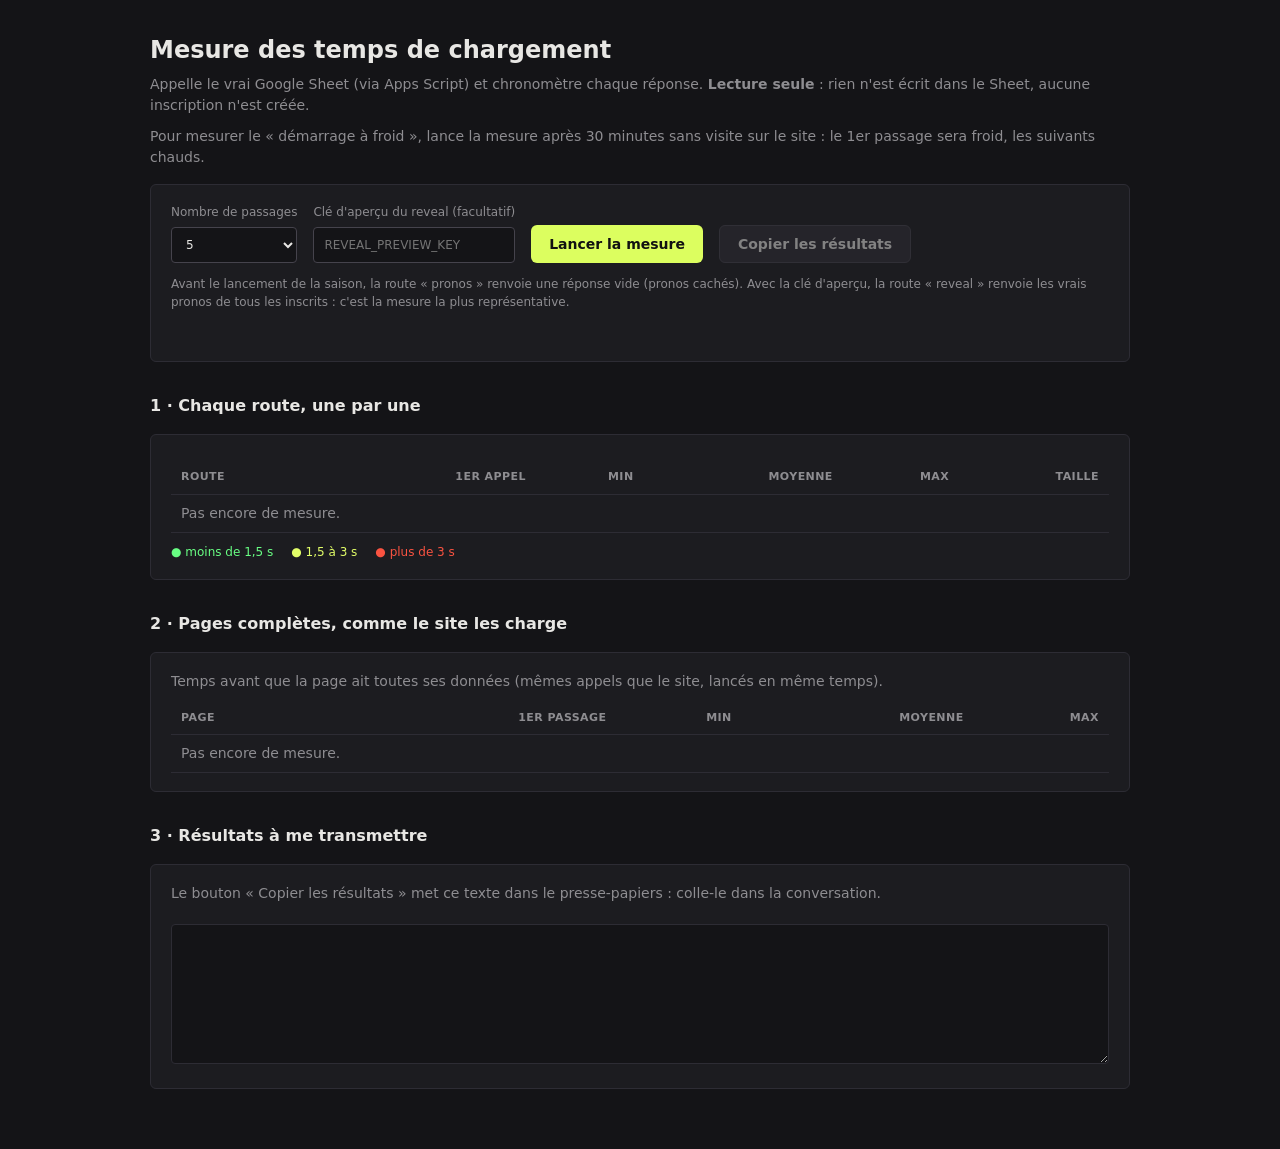
<file: outils/mesure-chargement.html>
<!DOCTYPE html>
<html lang="fr">
<head>
<meta charset="UTF-8">
<meta name="viewport" content="width=device-width, initial-scale=1.0">
<title>Airball · Mesure des temps de chargement</title>
<!--
  OUTIL DE MESURE (lecture seule)
  Appelle chaque route du vrai Apps Script plusieurs fois et affiche les temps de réponse.
  Aucune écriture dans le Google Sheet : uniquement des lectures (GET), comme le site.
  Ouvre ce fichier dans ton navigateur (double-clic, ou via le site en local), puis « Lancer la mesure ».
-->
<style>
    :root { --bg: #141417; --card: #1c1c20; --line: #2d2c34; --text: #e8e7e4; --muted: #8e8d91; --lime: #dcfe5f; --ok: #68fe83; --warn: #e2fe68; --bad: #fa5341; }
    * { box-sizing: border-box; }
    body { margin: 0; padding: 32px 24px 60px; background: var(--bg); color: var(--text); font: 14px/1.5 system-ui, -apple-system, 'Segoe UI', sans-serif; }
    main { max-width: 980px; margin: 0 auto; }
    h1 { margin: 0 0 6px; font-size: 24px; }
    h2 { margin: 32px 0 10px; font-size: 16px; }
    p { margin: 0 0 10px; color: var(--muted); }
    .card { background: var(--card); border: 1px solid var(--line); border-radius: 6px; padding: 18px 20px; margin-top: 16px; }
    .row { display: flex; flex-wrap: wrap; gap: 16px; align-items: flex-end; }
    label { display: flex; flex-direction: column; gap: 6px; font-size: 12px; color: var(--muted); }
    input, select { height: 36px; padding: 0 10px; background: #141417; border: 1px solid #45434c; border-radius: 4px; color: var(--text); font: inherit; }
    button { height: 38px; padding: 0 18px; border: none; border-radius: 6px; background: var(--lime); color: #111; font: 600 14px system-ui, sans-serif; cursor: pointer; }
    button.ghost { background: #2f2d35; color: var(--text); border: 1px solid #45434c; }
    button:disabled { opacity: .5; cursor: progress; }
    table { width: 100%; border-collapse: collapse; margin-top: 8px; font-variant-numeric: tabular-nums; }
    th, td { padding: 8px 10px; border-bottom: 1px solid var(--line); text-align: right; white-space: nowrap; }
    th { font-size: 11px; font-weight: 600; letter-spacing: .04em; text-transform: uppercase; color: var(--muted); }
    th:first-child, td:first-child { text-align: left; white-space: normal; }
    td small { display: block; color: var(--muted); font-size: 11px; }
    .ok { color: var(--ok); } .warn { color: var(--warn); } .bad { color: var(--bad); }
    .status { margin-top: 12px; min-height: 20px; color: var(--muted); }
    .legend { display: flex; gap: 18px; margin-top: 10px; font-size: 12px; color: var(--muted); }
    .verdict { margin-top: 14px; padding: 12px 14px; border-radius: 4px; background: #141417; border: 1px solid var(--line); }
    textarea { width: 100%; height: 140px; margin-top: 10px; background: #141417; color: var(--muted); border: 1px solid var(--line); border-radius: 4px; font: 12px ui-monospace, Menlo, monospace; padding: 10px; }
</style>
</head>
<body>
<main>
    <h1>Mesure des temps de chargement</h1>
    <p>Appelle le vrai Google Sheet (via Apps Script) et chronomètre chaque réponse. <b>Lecture seule</b> : rien n'est écrit dans le Sheet, aucune inscription n'est créée.</p>
    <p>Pour mesurer le « démarrage à froid », lance la mesure après 30 minutes sans visite sur le site : le 1er passage sera froid, les suivants chauds.</p>

    <div class="card">
        <div class="row">
            <label>Nombre de passages
                <select id="rounds"><option>3</option><option selected>5</option><option>10</option></select>
            </label>
            <label>Clé d'aperçu du reveal (facultatif)
                <input id="key" type="password" placeholder="REVEAL_PREVIEW_KEY" autocomplete="off">
            </label>
            <button id="run">Lancer la mesure</button>
            <button id="copy" class="ghost" disabled>Copier les résultats</button>
        </div>
        <p style="margin-top:12px;font-size:12px">Avant le lancement de la saison, la route « pronos » renvoie une réponse vide (pronos cachés). Avec la clé d'aperçu, la route « reveal » renvoie les vrais pronos de tous les inscrits : c'est la mesure la plus représentative.</p>
        <div class="status" id="status"></div>
    </div>

    <h2>1 · Chaque route, une par une</h2>
    <div class="card">
        <table>
            <thead><tr><th>Route</th><th>1er appel</th><th>Min</th><th>Moyenne</th><th>Max</th><th>Taille</th></tr></thead>
            <tbody id="routes"><tr><td colspan="6" style="text-align:left;color:var(--muted)">Pas encore de mesure.</td></tr></tbody>
        </table>
        <div class="legend"><span class="ok">● moins de 1,5 s</span><span class="warn">● 1,5 à 3 s</span><span class="bad">● plus de 3 s</span></div>
    </div>

    <h2>2 · Pages complètes, comme le site les charge</h2>
    <div class="card">
        <p>Temps avant que la page ait toutes ses données (mêmes appels que le site, lancés en même temps).</p>
        <table>
            <thead><tr><th>Page</th><th>1er passage</th><th>Min</th><th>Moyenne</th><th>Max</th></tr></thead>
            <tbody id="pages"><tr><td colspan="5" style="text-align:left;color:var(--muted)">Pas encore de mesure.</td></tr></tbody>
        </table>
        <div class="verdict" id="verdict" hidden></div>
    </div>

    <h2>3 · Résultats à me transmettre</h2>
    <div class="card">
        <p>Le bouton « Copier les résultats » met ce texte dans le presse-papiers : colle-le dans la conversation.</p>
        <textarea id="report" readonly></textarea>
    </div>
</main>

<script src="../js/config.js"></script>
<script src="../js/api.js"></script>
<script>
(() => {
    const $ = id => document.getElementById(id);
    const sec = ms => (ms / 1000).toLocaleString('fr-FR', { minimumFractionDigits: 2, maximumFractionDigits: 2 }) + ' s';
    const cls = ms => ms < 1500 ? 'ok' : ms < 3000 ? 'warn' : 'bad';
    const kb = b => b < 1024 ? b + ' o' : (b / 1024).toLocaleString('fr-FR', { maximumFractionDigits: 1 }) + ' Ko';
    const stats = list => ({ first: list[0], min: Math.min(...list), max: Math.max(...list), avg: list.reduce((a, b) => a + b, 0) / list.length });

    // Un appel chronométré, sans aucun cache (paramètre « _ » unique à chaque fois)
    async function timed(params) {
        const query = new URLSearchParams(Object.assign({}, params, { _: Date.now() + Math.random() })).toString();
        const t0 = performance.now();
        const response = await fetch(APPS_SCRIPT_URL + '?' + query, { cache: 'no-store' });
        const text = await response.text();
        const ms = performance.now() - t0;
        let json = null; try { json = JSON.parse(text); } catch (e) { /* réponse illisible */ }
        if (!response.ok || !json) throw new Error('réponse invalide (' + response.status + ')');
        if (json.error) throw new Error(json.error);
        return { ms, bytes: new Blob([text]).size, json };
    }
    async function timedEspn() {
        const t0 = performance.now();
        await Espn.getStandings({ season: Espn.currentSeason(), seasonType: 2 });
        return { ms: performance.now() - t0, bytes: 0 };
    }

    function routes(key) {
        const list = [
            ['config', 'Config (pages masquées)', { page: 'config' }],
            ['leaderboard', 'Classement (Home)', { page: 'leaderboard' }],
            ['pronos', 'Pronos de tous les joueurs', { page: 'pronos' }],
            ['historique', 'Historique hebdomadaire', { page: 'historique' }],
            ['halloffame', 'Hall of Fame', { page: 'halloffame' }],
            ['nba-data', 'Stats & awards NBA (NBA DATA)', { page: 'nba-data' }],
            ['inscription', 'Statut des inscriptions', { page: 'inscription' }]
        ];
        if (key) list.push(['reveal', 'Reveal avec la clé (vrais pronos)', { page: 'reveal', cle: key }]);
        return list;
    }

    // Enchaînements de la vraie navigation (config d'abord, puis le reste en parallèle)
    const PAGES = [
        ['Home', ['leaderboard', 'historique']],
        ['Pronostics', ['pronos', 'historique', 'halloffame', 'espn']],
        ['Statistiques NBA', ['nba-data', 'espn']],
        ['Règles', ['halloffame']]
    ];

    async function run() {
        const rounds = Number($('rounds').value);
        const key = $('key').value.trim();
        const list = routes(key);
        const times = {}, sizes = {}, errors = {}, notes = {};
        $('run').disabled = true; $('copy').disabled = true;

        // 1. Routes une par une (en séquence pour ne pas fausser les temps)
        for (let r = 0; r < rounds; r++) {
            for (const [id, label, params] of list) {
                $('status').textContent = `Passage ${r + 1}/${rounds} · ${label}…`;
                try {
                    const res = await timed(params);
                    (times[id] = times[id] || []).push(res.ms);
                    sizes[id] = res.bytes;
                    if (id === 'pronos') notes[id] = res.json.revealed ? `${(res.json.players || []).length} joueurs` : 'pronos encore cachés : réponse vide';
                    if (id === 'reveal') notes[id] = `${(res.json.players || []).length} joueurs`;
                    if (id === 'leaderboard') notes[id] = res.json.revealed ? `${(res.json.players || []).length} joueurs` : 'classement encore caché';
                    if (id === 'historique') { const rows = Array.isArray(res.json) ? res.json : (res.json.rows || res.json.history || res.json.weeks || []); notes[id] = `${rows.length} lignes`; }
                } catch (e) { errors[id] = e.message; }
            }
            $('status').textContent = `Passage ${r + 1}/${rounds} · classement ESPN…`;
            try { const res = await timedEspn(); (times.espn = times.espn || []).push(res.ms); } catch (e) { errors.espn = e.message; }
        }
        renderRoutes(list, times, sizes, errors, notes);

        // 2. Pages complètes
        const pageTimes = {};
        const call = id => id === 'espn' ? timedEspn() : timed(Object.assign({}, list.find(l => l[0] === id)[2]));
        for (let r = 0; r < rounds; r++) {
            for (const [name, deps] of PAGES) {
                $('status').textContent = `Pages · passage ${r + 1}/${rounds} · ${name}…`;
                const t0 = performance.now();
                try {
                    // Comme le site : config et données de la page partent en même temps (config ne bloque pas l'affichage)
                    await Promise.all([timed({ page: 'config' })].concat(deps.map(call)));
                    (pageTimes[name] = pageTimes[name] || []).push(performance.now() - t0);
                } catch (e) { errors['page ' + name] = e.message; }
            }
        }
        renderPages(pageTimes);
        $('status').textContent = Object.keys(errors).length ? 'Terminé, avec des erreurs (voir le rapport).' : 'Mesure terminée.';
        $('report').value = report(rounds, key, list, times, sizes, errors, notes, pageTimes);
        $('run').disabled = false; $('copy').disabled = false;
    }

    function cells(s) {
        return [s.first, s.min, s.avg, s.max].map(ms => `<td class="${cls(ms)}">${sec(ms)}</td>`).join('');
    }
    function renderRoutes(list, times, sizes, errors, notes) {
        const rows = list.concat([['espn', 'Classement ESPN (depuis le navigateur)']]).map(([id, label]) => {
            if (!times[id]) return `<tr><td>${label}<small>${id}</small></td><td colspan="5" class="bad">Erreur : ${errors[id] || 'aucune réponse'}</td></tr>`;
            return `<tr><td>${label}<small>${id}${notes[id] ? ' · ' + notes[id] : ''}</small></td>${cells(stats(times[id]))}<td>${sizes[id] ? kb(sizes[id]) : '—'}</td></tr>`;
        });
        $('routes').innerHTML = rows.join('');
    }
    function renderPages(pageTimes) {
        $('pages').innerHTML = PAGES.map(([name]) => pageTimes[name]
            ? `<tr><td>${name}</td>${cells(stats(pageTimes[name]))}</tr>`
            : `<tr><td>${name}</td><td colspan="4" class="bad">Erreur</td></tr>`).join('');
        const p = pageTimes.Pronostics ? stats(pageTimes.Pronostics) : null;
        if (p) {
            $('verdict').hidden = false;
            // Ces temps = 1re visite d'un joueur (squelette affiché). Ensuite le site affiche tout de suite
            // les données mémorisées de la visite précédente et met à jour en arrière-plan.
            const note = ' <span style="color:var(--muted)">Ce temps ne concerne que la 1re visite (squelette affiché) : les visites suivantes s\'affichent immédiatement grâce à la mémoire du navigateur.</span>';
            $('verdict').innerHTML = (p.avg < 3000
                ? '<b class="ok">Correct.</b> La page Pronostics a ses données en moins de 3 s en moyenne.'
                : p.avg < 5000
                    ? '<b class="warn">Acceptable.</b> La page Pronostics met entre 3 et 5 s à la 1re visite : un cache côté Apps Script pourrait aider.'
                    : '<b class="bad">Trop lent.</b> Plus de 5 s en moyenne à la 1re visite : il faudra un cache côté Apps Script et regrouper les appels.') + note;
        }
    }
    function report(rounds, key, list, times, sizes, errors, notes, pageTimes) {
        const f = ms => (ms / 1000).toFixed(2);
        const lines = [`Mesure Airball · ${new Date().toLocaleString('fr-FR')} · ${rounds} passages · ${navigator.userAgent.includes('Mobile') ? 'mobile' : 'ordinateur'}${key ? ' · avec clé reveal' : ''}`, '', 'ROUTES (1er / min / moy / max en s · taille)'];
        list.concat([['espn', 'espn']]).forEach(([id]) => {
            if (!times[id]) { lines.push(`${id} : ERREUR ${errors[id] || ''}`); return; }
            const s = stats(times[id]);
            lines.push(`${id} : ${f(s.first)} / ${f(s.min)} / ${f(s.avg)} / ${f(s.max)}${sizes[id] ? ' · ' + kb(sizes[id]) : ''}${notes[id] ? ' · ' + notes[id] : ''}`);
        });
        lines.push('', 'PAGES (1er / min / moy / max en s)');
        PAGES.forEach(([name]) => {
            if (!pageTimes[name]) { lines.push(`${name} : ERREUR`); return; }
            const s = stats(pageTimes[name]);
            lines.push(`${name} : ${f(s.first)} / ${f(s.min)} / ${f(s.avg)} / ${f(s.max)}`);
        });
        Object.keys(errors).filter(k => k.startsWith('page ')).forEach(k => lines.push(`${k} : ${errors[k]}`));
        return lines.join('\n');
    }

    $('run').addEventListener('click', run);
    $('copy').addEventListener('click', async () => {
        try { await navigator.clipboard.writeText($('report').value); $('copy').textContent = 'Copié !'; }
        catch (e) { $('report').select(); document.execCommand('copy'); $('copy').textContent = 'Copié !'; }
        setTimeout(() => { $('copy').textContent = 'Copier les résultats'; }, 1600);
    });
})();
</script>
</body>
</html>
</file>
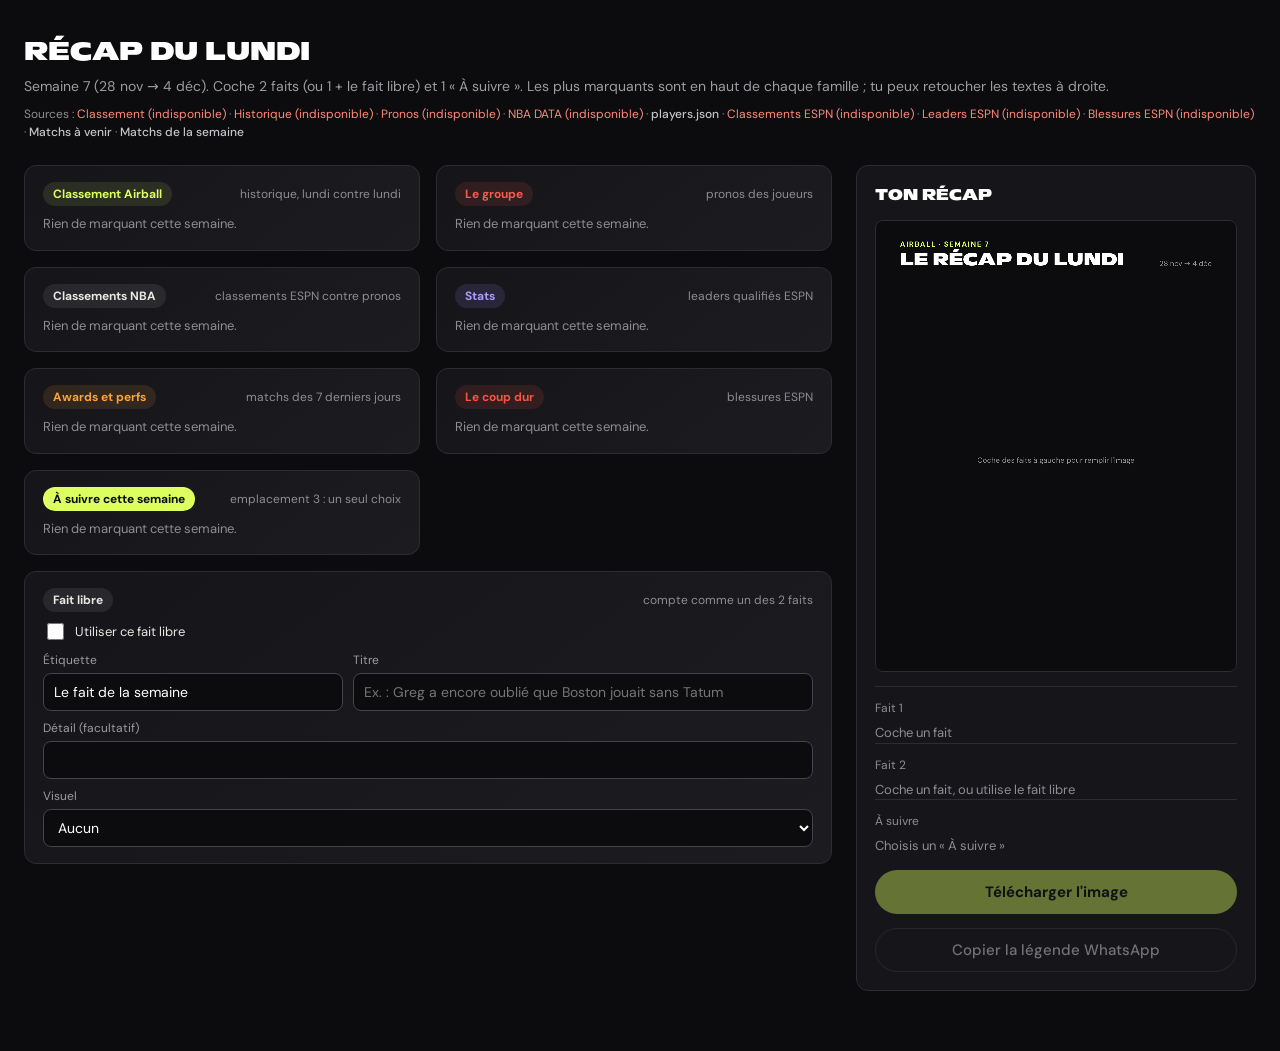
<file: outils/recap.html>
<!doctype html>
<html lang="fr">
<head>
<meta charset="utf-8">
<meta name="viewport" content="width=device-width, initial-scale=1">
<meta name="robots" content="noindex">
<title>Récap du lundi</title>
<!--
  OUTIL DE L'ORGANISATEUR : l'image « Récap du lundi » à poster dans le groupe WhatsApp
  1. Calcule des faits de la semaine (classement Airball, pronos du groupe, classements et stats ESPN,
     blessures, matchs de la semaine à venir)
  2. Tu coches 2 faits (ou 1 + un fait libre) et 1 « À suivre », tu retouches les textes si besoin
  3. « Télécharger l'image » : PNG 1080 x 1350 (format 4:5, le plus lisible dans WhatsApp)
  4. « Copier la légende WhatsApp » : 3 lignes et un seul lien (cliquable dans WhatsApp), à coller en légende de l'image
  ESPN refuse les serveurs de Google : tout est récupéré par ton navigateur, rien n'est écrit dans le Sheet.
  Mode démo (en local) : recap.html?demo=1 (faux joueurs, vraies données ESPN).
  Photos de profil dans l'image : route ?page=avatar de Code.gs (sinon, initiales en couleur).
-->
<style>
    @font-face { font-family: 'Mattone'; src: url('../fonts/Mattone-Black.woff2') format('woff2'); font-weight: 900; }
    @font-face { font-family: 'DM Sans'; src: url('../fonts/dm-sans-latin-400-normal.woff2') format('woff2'); font-weight: 400; }
    @font-face { font-family: 'DM Sans'; src: url('../fonts/dm-sans-latin-500-normal.woff2') format('woff2'); font-weight: 500; }
    @font-face { font-family: 'DM Sans'; src: url('../fonts/dm-sans-latin-700-normal.woff2') format('woff2'); font-weight: 700; }
    @font-face { font-family: 'DM Sans'; src: url('../fonts/dm-sans-latin-ext-400-normal.woff2') format('woff2'); font-weight: 400; unicode-range: U+0100-02BA, U+1E00-1EFF; }
    @font-face { font-family: 'DM Sans'; src: url('../fonts/dm-sans-latin-ext-700-normal.woff2') format('woff2'); font-weight: 700; unicode-range: U+0100-02BA, U+1E00-1EFF; }
    @font-face { font-family: 'Rokkitt'; src: url('../fonts/Rokkitt-Medium.woff2') format('woff2'); font-weight: 500; }
    @font-face { font-family: 'Saira Extra Condensed'; src: url('../fonts/SairaExtraCondensed-Bold.woff2') format('woff2'); font-weight: 700; }

    * { box-sizing: border-box; }
    [hidden] { display: none !important; }
    body { margin: 0; padding: 32px 24px 60px; background: #0c0c0e; color: #e8e7e4; font: 15px/1.5 'DM Sans', system-ui, sans-serif; }
    main { max-width: 1400px; margin: 0 auto; }
    h1 { margin: 0 0 6px; font: 900 24px 'Mattone', sans-serif; text-transform: uppercase; color: #fff; }
    .intro { margin: 0; color: #9d9ca1; font-size: 14px; }
    .sources { margin: 8px 0 0; font-size: 12px; color: #8e8d91; }
    .sources b { font-weight: 500; color: #c5c4c8; }
    .sources .ko { color: #ff8a7a; }
    .layout { margin-top: 24px; display: grid; grid-template-columns: minmax(0, 1fr) 400px; gap: 24px; align-items: start; }
    .families { display: grid; grid-template-columns: repeat(auto-fill, minmax(380px, 1fr)); gap: 16px; align-items: start; }
    .family { padding: 16px 18px; border: 1px solid #2d2c32; border-radius: 12px; background: linear-gradient(143.86deg, #15151a 8.65%, #1b1b20 93.44%); display: flex; flex-direction: column; gap: 8px; }
    .family-head { display: flex; justify-content: space-between; align-items: baseline; gap: 12px; }
    .tag { font-size: 12px; font-weight: 700; border-radius: 999px; padding: 3px 10px; color: var(--c); background: var(--b); white-space: nowrap; }
    .hint { font-size: 12px; color: #8e8d91; text-align: right; }
    .empty { margin: 0; font-size: 13px; color: #8e8d91; }
    .fact { display: grid; grid-template-columns: 20px minmax(0, 1fr) 34px; gap: 12px; align-items: start; padding: 10px 12px; border: 1px solid #2d2c32; border-radius: 10px; cursor: pointer; }
    .fact:hover { border-color: #45434c; }
    .fact:has(input:checked) { border-color: rgba(220, 255, 95, 0.55); background: rgba(220, 255, 95, 0.05); }
    .fact:has(input:disabled) { opacity: 0.45; cursor: default; }
    .fact input { margin: 3px 0 0; width: 17px; height: 17px; accent-color: #dcff5f; }
    .fact-title { display: block; font-size: 14px; font-weight: 700; color: #fff; }
    .fact-detail { display: block; font-size: 13px; color: #9d9ca1; line-height: 1.4; }
    .dots { display: flex; gap: 3px; justify-content: flex-end; margin-top: 6px; }
    .dots i { width: 7px; height: 7px; border-radius: 50%; background: #3a3940; }
    .dots i.on { background: #dcff5f; }
    .libre { grid-column: 1 / -1; }
    .field { display: flex; flex-direction: column; gap: 4px; font-size: 12px; color: #9d9ca1; }
    input[type=text], select { height: 38px; padding: 0 10px; border: 1px solid #45434c; border-radius: 8px; background: #0c0c0e; color: #fff; font: 14px 'DM Sans', system-ui, sans-serif; width: 100%; }
    .row { display: flex; gap: 10px; flex-wrap: wrap; align-items: flex-end; }
    .row > * { flex: 1 1 160px; }
    .check { display: flex; gap: 8px; align-items: center; font-size: 13px; color: #e8e7e4; cursor: pointer; }
    .check input { width: 17px; height: 17px; accent-color: #dcff5f; }
    aside { position: sticky; top: 16px; padding: 18px; border: 1px solid #2d2c32; border-radius: 12px; background: #15151a; display: flex; flex-direction: column; gap: 14px; }
    aside h2 { margin: 0; font: 900 14px 'Mattone', sans-serif; text-transform: uppercase; color: #fff; }
    canvas { display: block; width: 100%; height: auto; border-radius: 8px; border: 1px solid #2d2c32; }
    .slot { display: flex; flex-direction: column; gap: 6px; padding-top: 12px; border-top: 1px solid #2d2c32; }
    .slot-label { font-size: 12px; color: #8e8d91; }
    .slot-empty { font-size: 13px; color: #8e8d91; }
    button { height: 44px; padding: 0 18px; border: none; border-radius: 999px; background: #dcff5f; color: #0c0c0e; font: 700 15px 'DM Sans', system-ui, sans-serif; cursor: pointer; }
    button.secondary { background: transparent; border: 1px solid #45434c; color: #fff; font-weight: 500; }
    button:disabled { opacity: 0.4; cursor: default; }
    .status { margin: 0; font-size: 13px; color: #9d9ca1; }
    .status.ok { color: #c9f27a; }
    .status.bad { color: #ff8a7a; }
    .status:empty { display: none; }
    @media (max-width: 980px) { .layout { grid-template-columns: 1fr; } aside { position: static; } .families { grid-template-columns: 1fr; } }
</style>
</head>
<body>
<main>
    <h1>Récap du lundi</h1>
    <p class="intro" id="intro">Calcul des faits de la semaine…</p>
    <p class="sources" id="sources"></p>

    <div class="layout">
        <div class="families" id="families"></div>

        <aside>
            <h2>Ton récap</h2>
            <canvas id="preview" width="1080" height="1350" aria-label="Aperçu de l'image du récap"></canvas>
            <div id="slots"></div>
            <button id="download" type="button" disabled>Télécharger l'image</button>
            <button id="copy" class="secondary" type="button" disabled>Copier la légende WhatsApp</button>
            <p class="status" id="status" role="status" aria-live="polite"></p>
        </aside>
    </div>
</main>

<script src="../js/config.js"></script>
<script src="../js/api.js"></script>
<script src="../js/demo.js"></script>
<script src="../js/teams.js"></script>
<script src="../js/jersey.js"></script>
<script src="../js/scoring.js"></script>
<script src="recap.js?v=20261108b"></script>
</body>
</html>
</file>
<file: css/style.css>
/* Polices (toutes dans fonts/) : DM Sans pour les textes, Mattone (fichiers locaux) pour les titres et les boutons,
   Space Mono et IBM Plex Mono pour quelques détails décoratifs */
/* Hébergées avec le site (dossier fonts/) : plus de dépendance à Google Fonts, qui pouvait échouer et laisser une police système */
@font-face { font-family: 'DM Sans'; src: url('../fonts/dm-sans-latin-ext-400-normal.woff2') format('woff2'); font-weight: 400; font-style: normal; font-display: swap; unicode-range: U+0100-02BA,U+02BD-02C5,U+02C7-02CC,U+02CE-02D7,U+02DD-02FF,U+0304,U+0308,U+0329,U+1D00-1DBF,U+1E00-1E9F,U+1EF2-1EFF,U+2020,U+20A0-20AB,U+20AD-20C0,U+2113,U+2C60-2C7F,U+A720-A7FF; }
@font-face { font-family: 'DM Sans'; src: url('../fonts/dm-sans-latin-400-normal.woff2') format('woff2'); font-weight: 400; font-style: normal; font-display: swap; unicode-range: U+0000-00FF,U+0131,U+0152-0153,U+02BB-02BC,U+02C6,U+02DA,U+02DC,U+0304,U+0308,U+0329,U+2000-206F,U+20AC,U+2122,U+2191,U+2193,U+2212,U+2215,U+FEFF,U+FFFD; }
@font-face { font-family: 'DM Sans'; src: url('../fonts/dm-sans-latin-ext-500-normal.woff2') format('woff2'); font-weight: 500; font-style: normal; font-display: swap; unicode-range: U+0100-02BA,U+02BD-02C5,U+02C7-02CC,U+02CE-02D7,U+02DD-02FF,U+0304,U+0308,U+0329,U+1D00-1DBF,U+1E00-1E9F,U+1EF2-1EFF,U+2020,U+20A0-20AB,U+20AD-20C0,U+2113,U+2C60-2C7F,U+A720-A7FF; }
@font-face { font-family: 'DM Sans'; src: url('../fonts/dm-sans-latin-500-normal.woff2') format('woff2'); font-weight: 500; font-style: normal; font-display: swap; unicode-range: U+0000-00FF,U+0131,U+0152-0153,U+02BB-02BC,U+02C6,U+02DA,U+02DC,U+0304,U+0308,U+0329,U+2000-206F,U+20AC,U+2122,U+2191,U+2193,U+2212,U+2215,U+FEFF,U+FFFD; }
@font-face { font-family: 'DM Sans'; src: url('../fonts/dm-sans-latin-ext-600-normal.woff2') format('woff2'); font-weight: 600; font-style: normal; font-display: swap; unicode-range: U+0100-02BA,U+02BD-02C5,U+02C7-02CC,U+02CE-02D7,U+02DD-02FF,U+0304,U+0308,U+0329,U+1D00-1DBF,U+1E00-1E9F,U+1EF2-1EFF,U+2020,U+20A0-20AB,U+20AD-20C0,U+2113,U+2C60-2C7F,U+A720-A7FF; }
@font-face { font-family: 'DM Sans'; src: url('../fonts/dm-sans-latin-600-normal.woff2') format('woff2'); font-weight: 600; font-style: normal; font-display: swap; unicode-range: U+0000-00FF,U+0131,U+0152-0153,U+02BB-02BC,U+02C6,U+02DA,U+02DC,U+0304,U+0308,U+0329,U+2000-206F,U+20AC,U+2122,U+2191,U+2193,U+2212,U+2215,U+FEFF,U+FFFD; }
@font-face { font-family: 'DM Sans'; src: url('../fonts/dm-sans-latin-ext-700-normal.woff2') format('woff2'); font-weight: 700; font-style: normal; font-display: swap; unicode-range: U+0100-02BA,U+02BD-02C5,U+02C7-02CC,U+02CE-02D7,U+02DD-02FF,U+0304,U+0308,U+0329,U+1D00-1DBF,U+1E00-1E9F,U+1EF2-1EFF,U+2020,U+20A0-20AB,U+20AD-20C0,U+2113,U+2C60-2C7F,U+A720-A7FF; }
@font-face { font-family: 'DM Sans'; src: url('../fonts/dm-sans-latin-700-normal.woff2') format('woff2'); font-weight: 700; font-style: normal; font-display: swap; unicode-range: U+0000-00FF,U+0131,U+0152-0153,U+02BB-02BC,U+02C6,U+02DA,U+02DC,U+0304,U+0308,U+0329,U+2000-206F,U+20AC,U+2122,U+2191,U+2193,U+2212,U+2215,U+FEFF,U+FFFD; }
@font-face { font-family: 'Space Mono'; src: url('../fonts/space-mono-latin-ext-400-normal.woff2') format('woff2'); font-weight: 400; font-style: normal; font-display: swap; unicode-range: U+0100-02BA,U+02BD-02C5,U+02C7-02CC,U+02CE-02D7,U+02DD-02FF,U+0304,U+0308,U+0329,U+1D00-1DBF,U+1E00-1E9F,U+1EF2-1EFF,U+2020,U+20A0-20AB,U+20AD-20C0,U+2113,U+2C60-2C7F,U+A720-A7FF; }
@font-face { font-family: 'Space Mono'; src: url('../fonts/space-mono-latin-400-normal.woff2') format('woff2'); font-weight: 400; font-style: normal; font-display: swap; unicode-range: U+0000-00FF,U+0131,U+0152-0153,U+02BB-02BC,U+02C6,U+02DA,U+02DC,U+0304,U+0308,U+0329,U+2000-206F,U+20AC,U+2122,U+2191,U+2193,U+2212,U+2215,U+FEFF,U+FFFD; }
@font-face { font-family: 'IBM Plex Mono'; src: url('../fonts/ibm-plex-mono-latin-ext-500-normal.woff2') format('woff2'); font-weight: 500; font-style: normal; font-display: swap; unicode-range: U+0100-02BA,U+02BD-02C5,U+02C7-02CC,U+02CE-02D7,U+02DD-02FF,U+0304,U+0308,U+0329,U+1D00-1DBF,U+1E00-1E9F,U+1EF2-1EFF,U+2020,U+20A0-20AB,U+20AD-20C0,U+2113,U+2C60-2C7F,U+A720-A7FF; }
@font-face { font-family: 'IBM Plex Mono'; src: url('../fonts/ibm-plex-mono-latin-500-normal.woff2') format('woff2'); font-weight: 500; font-style: normal; font-display: swap; unicode-range: U+0000-00FF,U+0131,U+0152-0153,U+02BB-02BC,U+02C6,U+02DA,U+02DC,U+0304,U+0308,U+0329,U+2000-206F,U+20AC,U+2122,U+2191,U+2193,U+2212,U+2215,U+FEFF,U+FFFD; }

@font-face { font-family: 'Mattone'; src: url('../fonts/Mattone-Regular.woff2') format('woff2'); font-weight: 400; font-display: swap; }
@font-face { font-family: 'Mattone'; src: url('../fonts/Mattone-Bold.woff2') format('woff2'); font-weight: 700; font-display: swap; }
@font-face { font-family: 'Mattone'; src: url('../fonts/Mattone-Black.woff2') format('woff2'); font-weight: 900; font-display: swap; }
/* Lettrage et numéros des maillots (js/jersey.js), polices libres (OFL) */
@font-face { font-family: 'Rokkitt'; src: url('../fonts/Rokkitt-Medium.woff2') format('woff2'); font-weight: 500; font-display: swap; }
@font-face { font-family: 'Saira Extra Condensed'; src: url('../fonts/SairaExtraCondensed-Bold.woff2') format('woff2'); font-weight: 700; font-display: swap; }

/* Les champs de formulaire n'héritent pas de la police par défaut (le navigateur y met Arial) */
button, input, select, textarea { font-family: inherit; }

/* ==========================================
   DESIGN TOKENS (valeurs exactes de la maquette Figma "Airball")
   ========================================== */
:root {
    /* Fonds */
    --bg-app: #0c0c0e;
    --bg-card: linear-gradient(143.86deg, #15151a 8.65%, #1b1b20 93.44%);
    --bg-nav-active: #1c1b1f;
    --bg-avatar: #d9d9d9;

    /* Bordures */
    --border-sidebar: #202022;
    --border-card: #2d2c32;

    /* Textes */
    --text-primary: #ffffff;
    --text-secondary: #8e8d91;
    --text-on-light: #000000;

    /* Accents */
    --accent-lime: #dcff5f;
    --trend-up: #4afa41;
    --trend-down: #fa5341;
    --trend-same: #555562;

    /* Typographies */
    --font-ui: 'DM Sans', system-ui, -apple-system, 'Segoe UI', sans-serif; /* textes */
    --font-mono: 'Space Mono', ui-monospace, 'SFMono-Regular', Menlo, monospace;
    --font-display: 'Mattone', var(--font-ui); /* titres et boutons */

    /* Formes */
    --radius-sm: 4px;
    --radius-md: 8px;
    --shadow-card: 0 12px 24px rgba(24, 24, 27, 0.03);

    /* Mise en page */
    --sidebar-width: 241px;

    /* Couleurs des points : barème (Règles) et pronostics */
    --pts-2: #4afa41;
    --pts-1: #ffa136;
    --pts-05: #dcff5f;
    --pts-0: #8e8d91;
    --pts-2-bg: rgba(74, 250, 65, 0.06);
    --pts-1-bg: rgba(255, 161, 54, 0.07);
    --pts-05-bg: rgba(220, 255, 95, 0.05);
    --row-hover: rgba(255, 255, 255, 0.025);
    --surface-soft: rgba(255, 255, 255, 0.03);
    --border-strong: #555562;

    /* Inscription */
    --reg-text: #cfcfd5;
    --reg-rank: #616170;
    --reg-drag: #51515d;
    --reg-playoffs: #4ba796;
    --reg-playin: #dab262;
    --reg-stepper-bg: #1a1a1f;
    --reg-progress: #adff5b;
    --reg-track: #ebebe5;
    --reg-light: #e8e7e4;
    --reg-scroll-thumb: #474756;
}

[hidden] { display: none !important; }

.visually-hidden {
    position: absolute !important;
    width: 1px;
    height: 1px;
    overflow: hidden;
    clip: rect(0 0 0 0);
    white-space: nowrap;
}

/* ==========================================
   BASE
   ========================================== */
body {
    font-family: var(--font-ui);
    margin: 0;
}

.container {
    width: 100%;
    box-sizing: border-box;
}

/* ==========================================
   STRUCTURE DU SITE (pages avec menu latéral)
   ========================================== */
body:has(#header-container) {
    background-color: var(--bg-app);
    color: var(--text-primary);
    padding: 0;
    display: block;
    min-height: 100vh;
    -webkit-font-smoothing: antialiased;
}

.container:has(> #header-container) {
    transition: margin-left 0.2s ease;
    max-width: none;
    min-height: 100vh;
    margin-left: var(--sidebar-width);
    width: auto;
    padding: 40px 48px 48px;
    display: flex;
    flex-direction: column;
    gap: 40px;
}

/* Le conteneur injecté ne crée pas de boîte : ses enfants se placent directement */
#header-container { display: contents; }

/* Fond décoratif : terrain + texture + halos, rendus en une seule image depuis Figma (frame 1440×900) */
.app-bg {
    position: fixed;
    inset: 0;
    z-index: -2; /* sous la photo de la Home (-1) */
    pointer-events: none;
    background: var(--bg-app) url('../img/fond.webp') center / cover no-repeat;
}

/* ==========================================
   MENU LATÉRAL
   ========================================== */
.sidebar {
    position: fixed;
    top: 0;
    bottom: 0;
    left: 0;
    width: var(--sidebar-width);
    box-sizing: border-box;
    padding: 16px 16px 40px;
    display: flex;
    flex-direction: column;
    justify-content: space-between;
    gap: 32px;
    /* Fond semi-transparent (70 %) : le terrain reste visible derrière le menu */
    background: linear-gradient(165.12deg, rgba(42, 42, 46, 0.7) 1.71%, rgba(38, 38, 44, 0.7) 100%);
    border-right: 1px solid #3c3c43;
    overflow-y: auto;
    overflow-x: hidden;
    z-index: 10;
    transition: width 0.2s ease, padding 0.2s ease;
}

/* ---------- Menu réduit (ordinateur uniquement) : icônes seules ---------- */
@media (min-width: 901px) {
    html.sidebar-collapsed { --sidebar-width: 72px; }
    html.sidebar-collapsed .sidebar { padding: 16px 12px 40px; }
    html.sidebar-collapsed .sidebar-top { justify-content: center; }
    html.sidebar-collapsed .sidebar-bottom { align-items: center; }
    html.sidebar-collapsed .sidebar-logo { display: none; }
    html.sidebar-collapsed .sidebar-toggle-chevron { transform: scaleX(-1); }
    /* Menu réduit : le chrono disparaît */
    html.sidebar-collapsed .shot-clock { display: none; }
    html.sidebar-collapsed .nav-item { justify-content: center; padding: 12px; }
    /* Libellé masqué visuellement mais toujours lu par les lecteurs d'écran */
    html.sidebar-collapsed .nav-label {
        position: absolute;
        width: 1px;
        height: 1px;
        overflow: hidden;
        clip: rect(0 0 0 0);
        white-space: nowrap;
    }
}

.sidebar-top {
    display: flex;
    align-items: center;
    justify-content: space-between;
    gap: 8px;
    min-height: 32px;
}

.sidebar-logo {
    display: block;
    flex-shrink: 0;
    width: 100%;                /* logo Mattone + relief (img/logo-airball.svg) : toute la largeur du menu */
    height: auto;
}

/* Bouton réduire / étendre le menu */
.sidebar-toggle {
    flex-shrink: 0;
    width: 32px;
    height: 32px;
    padding: 0;
    display: flex;
    align-items: center;
    justify-content: center;
    background: none;
    border: none;
    border-radius: var(--radius-sm);
    color: var(--text-secondary);
    cursor: pointer;
    transition: color 0.15s, background-color 0.15s;
}
.sidebar-toggle svg { width: 20px; height: 20px; }
.sidebar-toggle-chevron { transition: transform 0.2s; transform-origin: 14.5px 12px; }
.sidebar-toggle:hover { color: var(--text-primary); background-color: var(--bg-nav-active); }
.sidebar-toggle:focus-visible { outline: 2px solid var(--accent-lime); outline-offset: 2px; }

.sidebar-logo img {
    display: block;
    width: 100%;
    height: auto;
}

.sidebar-main { display: flex; flex-direction: column; gap: 32px; }

.nav-list {
    display: flex;
    flex-direction: column;
    gap: 4px;
}

.nav-item {
    display: flex;
    align-items: center;
    gap: 8px;
    padding: 12px 16px;
    border-radius: 8px;
    font-family: var(--font-display);
    font-size: 12px;
    font-weight: 400;
    line-height: normal;
    color: var(--text-secondary);
    text-decoration: none;
    white-space: nowrap;
    transition: color 0.15s, background-color 0.15s;
}

.nav-item svg {
    flex-shrink: 0;
    width: 16px;
    height: 16px;
    color: var(--text-secondary);
}

.nav-item:hover { color: var(--text-primary); background-color: rgba(47, 45, 53, 0.5); }

.nav-item.active {
    background-color: #2f2d35;
    color: var(--text-primary);
    font-weight: 700;
}

.nav-item.active svg { color: var(--accent-lime); }

/* ---------- Chrono "shot clock" : jours restants (bas du menu) ---------- */
.shot-clock {
    flex-shrink: 0;
    align-self: center;
    width: 144px;
    box-sizing: border-box;
    padding: 8px 4px 4px;
    display: flex;
    flex-direction: column;
    align-items: center;
    gap: 8px;
    position: relative;
    background-color: rgba(33, 33, 40, 0.87);
    border: 2px solid transparent;
    border-radius: 8px;
    box-shadow: 0 4px 4px rgba(0, 0, 0, 0.25);
}
/* Contour en dégradé (maquette) : dessiné par un calque découpé pour ne garder que le bord */
.shot-clock::before {
    content: '';
    position: absolute;
    inset: -2px;
    padding: 2px;
    border-radius: 8px;
    background: linear-gradient(133deg, #718093 4.6%, #cad8e9 34.1%, #e5f1ff 46.1%, #34404f 60.2%, #6e7f90 72.7%, #57626c 105%);
    opacity: 0.25;
    -webkit-mask: linear-gradient(#000 0 0) content-box, linear-gradient(#000 0 0);
    -webkit-mask-composite: xor;
    mask: linear-gradient(#000 0 0) content-box exclude, linear-gradient(#000 0 0);
    pointer-events: none;
}
.shot-clock-label {
    margin: 0;
    font-family: var(--font-display);
    font-size: 13px;
    line-height: 1.1;
    text-align: center;
    color: #c0bec3;
    white-space: nowrap;
}
.shot-clock-screen {
    --led: 5px;
    --led-gap: 1px;
    width: 100%;
    height: 80px;
    display: flex;
    align-items: center;
    justify-content: center;
    overflow: hidden;
    background-color: rgba(5, 5, 5, 0.3);
    border-radius: 4px;
}
.shot-clock-grid { position: relative; display: grid; gap: var(--led-gap); }
.led {
    display: block;
    width: var(--led);
    height: var(--led);
    border-radius: 1px;
    background-color: rgba(33, 40, 47, 0.49);
}
/* Calque des LED allumées, posé sur la grille (voir renderShotClock) */
.led-layer { position: absolute; inset: 0; pointer-events: none; }
.led-lit, .led-glow { position: absolute; display: block; width: var(--led); height: var(--led); }
.led-lit {
    border-radius: 1px;
    background-color: #fa5e50;
    box-shadow: 0 0 5px rgba(252, 42, 23, 0.5);
}
/* Halo : un peu plus large que la LED, flou */
.led-glow {
    width: calc(var(--led) * 1.25);
    height: calc(var(--led) * 1.25);
    margin: calc(var(--led) * -0.125) 0 0 calc(var(--led) * -0.125);
    border-radius: 2px;
    background-color: #fc2a17;
    opacity: 0.68;
    filter: blur(2.5px);
}

.nav-item:focus-visible {
    outline: 2px solid var(--accent-lime);
    outline-offset: 2px;
}

/* ==========================================
   BARRE DU HAUT (titre de page, compte à rebours, boutons)
   ========================================== */
.topbar {
    display: flex;
    align-items: center;
    justify-content: space-between;
    gap: 16px;
}

.topbar-heading { display: flex; flex-direction: column; gap: 8px; min-width: 0; }
.topbar-title {
    display: flex;
    align-items: center;
    gap: 8px;
    margin: 0;
    font-family: var(--font-display);
    font-size: 20px;
    font-weight: 400;
    line-height: normal;
    color: var(--text-primary);
    white-space: nowrap;
}
.topbar-sub {
    margin: 0;
    max-width: 720px;
    font-family: var(--font-ui);
    font-size: 14px;
    font-weight: 400;
    line-height: normal;
    color: #8e8d91;
}

.topbar-title svg {
    flex-shrink: 0;
    width: 20px;
    height: 20px;
    color: currentColor; /* blanc comme le titre (maquette Figma) ; le lime reste pour les éléments actifs */
}

/* ==========================================
   BOUTONS (style du parcours d'inscription, partout sur le site)
   .btn-primary : citron, action principale  ·  .btn-secondary : gris
   .btn--small  : version compacte (barre d'étapes, petits boutons)
   ========================================== */
.btn-primary,
.btn-secondary {
    position: relative;
    height: 40px;
    box-sizing: border-box;
    padding: 0 24px;
    display: inline-flex;
    align-items: center;
    justify-content: center;
    gap: 8px;
    border-radius: 8px;
    font-family: var(--font-display);
    font-size: 12px;
    font-weight: 400;
    line-height: 1;
    white-space: nowrap;
    text-decoration: none;
    cursor: pointer;
    transition: background-color 0.15s, color 0.15s, border-color 0.15s, filter 0.15s, transform 0.15s;
}
.btn-primary { background-color: #dcfe5f; border: none; color: var(--bg-app); }
.btn-primary:hover { filter: brightness(0.92); }
.btn-secondary { background-color: #3c3c43; border: 1px solid #5d5d68; color: #e8e7e4; }
.btn-secondary:hover { background-color: #47474f; }
.btn-primary:active, .btn-secondary:active { transform: scale(0.98); }
.btn-primary:focus-visible, .btn-secondary:focus-visible { outline: 2px solid var(--accent-lime); outline-offset: 2px; }
.btn-primary svg, .btn-secondary svg { flex-shrink: 0; }
.btn--small { height: 32px; padding: 0 22px; border-radius: 6px; }
/* Action pas encore possible (étape incomplète), en cours ou indisponible */
.btn-primary.is-incomplete,
.btn-primary.is-busy,
.btn-primary.is-disabled { background-color: rgba(80, 80, 80, 0.3); color: #8c8c84; filter: none; transform: none; }
.btn-primary.is-busy { cursor: progress; }
.btn-primary.is-disabled { cursor: not-allowed; }
@media (prefers-reduced-motion: reduce) { .btn-primary, .btn-secondary { transition: none; } }

/* ==========================================
   ÉCRANS MOYENS ET MOBILES
   (pas de maquette mobile pour l'instant : adaptation provisoire)
   ========================================== */
@media (max-width: 1100px) {
    .topbar { flex-wrap: wrap; }
    .topbar-title { width: auto; }
}

@media (max-width: 900px) {
    /* Le menu latéral devient une barre en haut de page (pas de bouton réduire) */
    .sidebar-toggle { display: none; }
    .shot-clock {
        position: absolute;
        top: 10px;
        right: 16px;
        width: 104px;
        padding: 4px 3px 3px;
        gap: 4px;
    }
    .shot-clock-label { font-size: 10px; }
    .shot-clock-screen { --led: 3px; --led-gap: 1px; height: 36px; }
    .sidebar-top { min-height: 62px; }
    .sidebar {
        position: relative;
        width: auto;
        padding: 16px;
        gap: 16px;
        border-right: none;
        border-bottom: 1px solid var(--border-sidebar);
    }
    .nav-list {
        flex-direction: row;
        gap: 4px;
        overflow-x: auto;
        margin: 0 -16px;
        padding: 0 16px;
    }
    .nav-item { padding: 10px 12px; min-height: 44px; box-sizing: border-box; }

    .container:has(> #header-container) {
        margin-left: 0;
        padding: 0 0 32px;
        gap: 24px;
    }
    .container:has(> #header-container) > :not(#header-container) { margin: 0 16px; }
    .topbar { padding: 0 16px; }

    .topbar-title { font-size: 18px; }
    .topbar-sub { max-width: none; }
}

@media (prefers-reduced-motion: reduce) {
    .nav-item, .sidebar, .sidebar-toggle, .sidebar-toggle-chevron,
    .container:has(> #header-container) { transition: none; }
}

/* ==========================================
   CARTES & TABLEAUX (même style que le leaderboard)
   ========================================== */
.card {
    background: var(--bg-card);
    border: 1px solid var(--border-card);
    border-radius: var(--radius-md);
    box-shadow: var(--shadow-card);
    overflow: hidden;
    color: var(--text-primary);
}

/* En-tête de carte : titre + sous-titre, comme "Classement" */
.table-title {
    min-height: 102px;
    box-sizing: border-box;
    padding: 24px 16px 24px 24px;
    display: flex;
    flex-direction: column;
    align-items: flex-start;
    justify-content: flex-start;
    gap: 6px;
    border-bottom: 1px solid var(--border-card);
    font-size: 18px;
    font-weight: 600;
    line-height: normal;
    color: var(--text-primary);
}

.table-title span {
    font-size: 13px;
    font-weight: 400;
    color: var(--text-secondary);
}

.table-responsive { overflow-x: auto; }

.card table {
    width: 100%;
    border-collapse: collapse;
    text-align: left;
    font-size: 14px;
    line-height: normal;
    font-variant-numeric: tabular-nums;
}

.card th {
    padding: 12px 16px;
    background: transparent;
    border-bottom: 1px solid var(--border-card);
    font-size: 12px;
    font-weight: 500;
    color: var(--text-secondary);
    white-space: nowrap;
}

.card td {
    padding: 14px 16px;
    border-bottom: 1px solid var(--border-card);
    color: var(--text-primary);
    vertical-align: middle;
}

.card th:first-child, .card td:first-child { padding-left: 24px; }
.card th:last-child,  .card td:last-child  { padding-right: 24px; }
.card tbody tr:last-child td { border-bottom: none; }
.card tbody tr:hover { background-color: var(--row-hover); }

.text-right { text-align: right; }
.text-center { text-align: center; }

.col-rank {
    width: 48px;
    font-weight: 500;
    text-align: left;
}

/* Équipe : logo + nom (le flex est sur un bloc interne pour garder une vraie cellule de tableau) */
.col-team, .team-cell { font-weight: 500; }
.team-inline {
    display: flex;
    align-items: center;
    gap: 12px;
    white-space: nowrap;
}
/* Logo d'équipe : même taille et même source sur toutes les pages (js/teams.js) */
.team-logo {
    flex-shrink: 0;
    width: 24px;
    height: 24px;
    object-fit: contain;
}
/* Logo introuvable : sigle de l'équipe à la place */
.team-logo--missing {
    display: inline-flex;
    align-items: center;
    justify-content: center;
    border-radius: 50%;
    background-color: #2f2d35;
    font-family: var(--font-ui);
    font-size: 7px;
    font-weight: 600;
    color: #c0bec3;
    text-transform: uppercase;
}

/* Lignes de message dans un tableau (chargement, vide, erreur) */
.table-message {
    padding: 32px 24px !important;
    text-align: center;
    font-size: 14px;
    color: var(--text-secondary) !important;
}
.table-message--error { color: var(--trend-down) !important; }

/* Deux cartes côte à côte (conférences, stats/awards) */
.tables-grid {
    display: grid;
    grid-template-columns: 1fr 1fr;
    gap: 24px;
    align-items: start;
}
.tables-grid > * { min-width: 0; }

/* Cartes empilées avec un espacement plus serré que celui de la page */
.cards-stack { display: flex; flex-direction: column; gap: 24px; }

/* Première colonne (libellé de catégorie) jamais coupée */
.card td:first-child:not([colspan]) { white-space: nowrap; }

/* Hall of Fame */
.hof-table .hof-season { font-weight: 600; }
.hof-table .hof-sub { color: var(--text-secondary); }

/* ==========================================
   RÈGLES DU JEU
   ========================================== */
.rules-list {
    list-style: none;
    margin: 0;
    padding: 0;
}

.rules-row {
    margin: 0;
    min-height: 72px;
    box-sizing: border-box;
    padding: 16px 24px;
    display: flex;
    align-items: center;
    gap: 24px;
    border-bottom: 1px solid var(--border-card);
    line-height: normal;
}
.rules-row:last-child { border-bottom: none; }

.rules-label {
    flex: 1 1 0;
    min-width: 0;
    display: flex;
    flex-direction: column;
    gap: 4px;
    font-size: 16px;
    font-weight: 500;
    color: var(--text-primary);
}
.rules-label small {
    font-size: 13px;
    font-weight: 400;
    color: var(--text-secondary);
}

.rules-pts {
    flex-shrink: 0;
    font-size: 16px;
    font-weight: 600;
    white-space: nowrap;
    font-variant-numeric: tabular-nums;
}

/* Cartes de la page Règles : bandeau de titre gris, fond translucide (la photo passe derrière) */
.card--panel {
    background: rgba(30, 29, 33, 0.88);
    border-color: #2e2d33;
    -webkit-backdrop-filter: blur(16px);
    backdrop-filter: blur(16px);
}
.card-head {
    margin: 0;
    padding: 13px 24px;
    background-color: rgba(47, 45, 53, 0.92);
    border-bottom: 1px solid #2e2d33;
    font-size: 14px;
    font-weight: 500;
    line-height: 18px;
    color: #c0bec3;
}

/* Bloc "Le lot" : description à gauche, maillots déjà remportés à droite */
.lot-body {
    display: grid;
    grid-template-columns: minmax(0, 1fr) minmax(0, 1fr);
    align-items: center;
    gap: 24px 64px;
    padding: 24px;
}
.lot-main { display: flex; align-items: center; gap: 24px; }
.lot-visual {
    flex-shrink: 0;
    width: 80px;
    height: 80px;
    display: flex;
    align-items: center;
    justify-content: center;
    background-color: #202024;
    border: 1px solid #2c2c30;
    border-radius: var(--radius-md);
    color: var(--accent-lime);
}
.lot-visual svg { width: 38px; height: 48px; }
.lot-visual img { width: 100%; height: 100%; padding: 8px; box-sizing: border-box; object-fit: contain; display: block; }
.lot-text { min-width: 0; }
.lot-headline { margin: 0 0 10px; font-size: 16px; font-weight: 600; line-height: 1.3; color: var(--text-primary); }
.lot-desc { margin: 0; font-size: 16px; line-height: 1.25; color: var(--text-secondary); }
.lot-history { display: flex; flex-direction: column; gap: 14px; }
.lot-history-title { margin: 0 0 4px; font-size: 14px; font-weight: 500; color: #e8e7e4; }
.lot-history-list { margin: 0; padding: 0; list-style: none; display: flex; flex-direction: column; gap: 20px; }
.lot-history-item { display: flex; align-items: center; gap: 16px; }
.lot-thumb {
    flex-shrink: 0;
    width: 40px;
    height: 40px;
    overflow: hidden;
    border: 1px solid #3c3c43;
    border-radius: 4px;
    background-color: #202024;
}
.lot-thumb img { display: block; width: 100%; height: 100%; object-fit: cover; }
/* Maillot illustré : affiché en entier, centré dans la vignette */
.lot-thumb img.lot-thumb-svg { padding: 3px; box-sizing: border-box; object-fit: contain; }
.lot-thumb-empty { width: 100%; height: 100%; display: flex; align-items: center; justify-content: center; color: #5d5d68; }
.lot-thumb-empty[hidden] { display: none; }
.lot-thumb-empty svg { width: 16px; height: 20px; }
.lot-history-text { min-width: 0; display: flex; flex-direction: column; gap: 2px; }
.lot-history-name { font-size: 16px; font-weight: 500; color: #e8e7e4; }
.lot-history-meta { font-size: 14px; color: var(--text-secondary); }
@media (max-width: 1100px) { .lot-body { grid-template-columns: 1fr; } }

/* Couleur de points, partagée avec la page Pronostics */
.pts-2  { color: var(--pts-2); }
.pts-1  { color: var(--pts-1); }
.pts-05 { color: var(--pts-05); }
.pts-0  { color: var(--pts-0); }

/* ==========================================
   PRONOSTICS
   ========================================== */
.card.pronostics-card {
    padding: 24px;
    display: flex;
    flex-direction: column;
    gap: 24px;
    overflow: visible;
}

/* Sélecteurs de joueur */
.player-selector {
    display: flex;
    justify-content: space-between;
    align-items: center;
    flex-wrap: wrap;
    gap: 16px;
}
.selector-group {
    display: flex;
    align-items: center;
    gap: 12px;
    flex-wrap: wrap;
}
.player-selector label {
    font-size: 14px;
    font-weight: 500;
    color: var(--text-secondary);
}
.player-selector select {
    min-width: 200px;
    padding: 10px 14px;
    font-family: inherit;
    font-size: 14px;
    font-weight: 500;
    color: var(--text-primary);
    background-color: var(--bg-nav-active);
    border: 1px solid var(--border-card);
    border-radius: var(--radius-sm);
    cursor: pointer;
}
.player-selector select:focus-visible { outline: 2px solid var(--accent-lime); outline-offset: 2px; }
.player-selector select:disabled { opacity: 0.6; cursor: default; }

.pronos-message {
    padding: 32px 24px;
    text-align: center;
    font-size: 14px;
    color: var(--text-secondary);
}

#pronos-content { display: flex; flex-direction: column; gap: 24px; }

/* Carte du joueur */
.player-profile-card {
    display: flex;
    justify-content: space-between;
    align-items: center;
    gap: 24px;
    padding: 20px 24px;
    background: var(--surface-soft);
    border: 1px solid var(--border-card);
    border-radius: var(--radius-md);
}
.profile-left { display: flex; align-items: center; gap: 20px; min-width: 0; }

.profile-avatar-large {
    flex-shrink: 0;
    width: 56px;
    height: 56px;
    border-radius: var(--radius-sm);
    background-color: var(--bg-avatar);
    overflow: hidden;
    display: flex;
    align-items: center;
    justify-content: center;
    font-size: 20px;
    font-weight: 600;
    color: var(--bg-nav-active);
}
.profile-avatar-large img { width: 100%; height: 100%; object-fit: cover; display: block; }

.profile-info h2 {
    margin: 0;
    padding: 0;
    border: none;
    font-size: 22px;
    font-weight: 600;
    color: var(--text-primary);
    overflow-wrap: anywhere;
}

.profile-stats { display: flex; gap: 32px; }
.stat-box { text-align: right; }
.stat-box .stat-value {
    font-size: 28px;
    font-weight: 600;
    line-height: 1.1;
    color: var(--text-primary);
    font-variant-numeric: tabular-nums;
}
.stat-box .stat-value.highlight { color: var(--accent-lime); }
.stat-box .stat-label { margin-top: 4px; font-size: 12px; color: var(--text-secondary); }

.copy-link-btn { margin-top: 8px; }

/* Points par catégorie */
.score-pills {
    display: grid;
    grid-template-columns: repeat(4, 1fr);
    gap: 12px;
}
.score-pill {
    display: flex;
    flex-direction: column;
    align-items: flex-start;
    gap: 6px;
    padding: 14px 16px;
    background: var(--surface-soft);
    border: 1px solid var(--border-card);
    border-radius: var(--radius-md);
    font-family: inherit;
    text-align: left;
    cursor: pointer;
    transition: border-color 0.15s;
}
.score-pill:hover { border-color: var(--border-strong); }
.score-pill:focus-visible { outline: 2px solid var(--accent-lime); outline-offset: 2px; }
.pill-label { font-size: 12px; font-weight: 500; color: var(--text-secondary); }
.pill-rank { color: var(--accent-lime); }
.pill-value { font-size: 22px; font-weight: 600; color: var(--text-primary); font-variant-numeric: tabular-nums; }
.pill-vs { font-size: 13px; font-weight: 500; color: var(--text-secondary); }

/* Onglets */
.tabs {
    display: flex;
    gap: 4px;
    border-bottom: 1px solid var(--border-card);
    overflow-x: auto;
    overflow-y: hidden; /* le soulignement (-1px) créait un petit scroll vertical */
    scrollbar-width: none;
}
.tabs::-webkit-scrollbar { display: none; }
.tab-btn {
    margin-bottom: -1px;
    padding: 12px 16px;
    background: none;
    border: none;
    border-bottom: 2px solid transparent;
    font-family: inherit;
    font-size: 14px;
    font-weight: 600;
    color: var(--text-secondary);
    white-space: nowrap;
    cursor: pointer;
}
.tab-btn:hover { color: var(--text-primary); }
.tab-btn.active { color: var(--text-primary); border-bottom-color: var(--accent-lime); }
.tab-btn:focus-visible { outline: 2px solid var(--accent-lime); outline-offset: -2px; }

/* Sélecteur Est / Ouest (mobile) */
.conf-switch { display: none; gap: 8px; margin-bottom: 16px; }
.conf-switch button {
    flex: 1;
    padding: 10px;
    background: transparent;
    border: 1px solid var(--border-card);
    border-radius: var(--radius-sm);
    font-family: inherit;
    font-size: 14px;
    font-weight: 600;
    color: var(--text-secondary);
    cursor: pointer;
}
.conf-switch button.active { background: var(--bg-nav-active); border-color: var(--border-strong); color: var(--text-primary); }

/* Titres de tableaux et tableaux encadrés, dans la carte */
.pronostics-card h3 {
    margin: 0 0 12px;
    font-size: 16px;
    font-weight: 600;
    color: var(--text-primary);
}
.pronostics-card .table-responsive {
    border: 1px solid var(--border-card);
    border-radius: var(--radius-md);
}
.pronostics-card th:first-child, .pronostics-card td:first-child { padding-left: 16px; }
.pronostics-card th:last-child,  .pronostics-card td:last-child  { padding-right: 16px; }
.pronostics-card td { padding-top: 10px; padding-bottom: 10px; }
.trophies-spacer { margin-top: 24px; }

/* Lignes colorées selon les points gagnés */
.row-tier-05 { background-color: var(--pts-05-bg) !important; }
.row-tier-1  { background-color: var(--pts-1-bg) !important; }
.row-tier-2  { background-color: var(--pts-2-bg) !important; }

.pts-badge { font-weight: 600; color: var(--pts-0); }
.pts-tier-05 { color: var(--pts-05) !important; }
.pts-tier-1  { color: var(--pts-1) !important; }
.pts-tier-2  { color: var(--pts-2) !important; }

/* Écart entre prono et classement réel */
.gap-badge { font-size: 13px; font-weight: 600; white-space: nowrap; color: var(--text-secondary); }
.gap-exact { color: var(--pts-2); }
.gap-close { color: var(--pts-1); }
.gap-miss  { color: var(--trend-down); }
.gap-none  { color: var(--text-secondary); }

.pick-hit { font-weight: 600; color: var(--pts-2); }
.real-cell, .real-rank { color: var(--text-secondary); }

/* Graphique "Évolution" (dessiné en SVG par pronostics.js) */
.chart-wrap {
    position: relative;
    width: 100%;
    padding: 16px 16px 8px;
    box-sizing: border-box;
    background-color: #17171b;
    border: 1px solid var(--border-card);
    border-radius: var(--radius-md);
}
.evo-legend { display: flex; flex-wrap: wrap; gap: 6px 16px; margin-bottom: 12px; font-size: 12px; color: var(--text-secondary); }
.evo-legend span { display: inline-flex; align-items: center; gap: 6px; }
.evo-legend i { width: 10px; height: 10px; border-radius: 2px; flex-shrink: 0; }
.evo-chart { position: relative; width: 100%; padding-top: 70px; }
.evo-svg { display: block; width: 100%; height: auto; touch-action: pan-y; cursor: crosshair; }
.evo-svg:focus-visible { outline: 2px solid var(--accent-lime); outline-offset: 4px; border-radius: 4px; }
.evo-title { font-size: 12px; fill: var(--text-secondary); }
.evo-tick { font-size: 11px; fill: var(--text-secondary); font-variant-numeric: tabular-nums; }
.evo-tip {
    position: absolute;
    top: 0;
    display: flex;
    flex-direction: column;
    gap: 2px;
    padding: 8px 10px;
    background-color: #2a2a30;
    border: 1px solid #3c3c43;
    border-radius: 6px;
    font-size: 12px;
    line-height: 1.4;
    color: #a8a7ad;
    white-space: nowrap;
    pointer-events: none;
}
.evo-tip b { font-weight: 600; }
.evo-tip-date { color: var(--text-secondary); }

/* Duel */
.duel-card { justify-content: space-around; }
.duel-side { display: flex; align-items: center; gap: 14px; min-width: 0; }
.duel-name { font-size: 20px; font-weight: 600; overflow-wrap: anywhere; }
.duel-meta { margin-top: 4px; font-size: 13px; color: var(--text-secondary); }
.duel-vs {
    display: flex;
    flex-direction: column;
    align-items: center;
    gap: 8px;
    font-size: 18px;
    font-weight: 600;
    color: var(--accent-lime);
}
.duel-chips { display: flex; flex-wrap: wrap; gap: 8px; margin-top: 12px; }
.duel-chip {
    padding: 6px 12px;
    background: var(--surface-soft);
    border: 1px solid var(--border-card);
    border-radius: 999px;
    font-size: 13px;
    color: var(--text-secondary);
}
.duel-chip b { color: var(--text-primary); font-weight: 600; }

.duel-table th, .duel-table td { padding-left: 10px; padding-right: 10px; }
.duel-col { max-width: 80px; overflow: hidden; text-overflow: ellipsis; white-space: nowrap; }
.pick-line { font-size: 13px; white-space: nowrap; line-height: 1.6; }
.pick-common { padding: 0 4px; background: rgba(220, 255, 95, 0.14); border-radius: 3px; }
.duel-legend { margin-bottom: 12px; font-size: 13px; color: var(--text-secondary); }

@media (max-width: 900px) {
    .conf-switch { display: flex; }
    .conf-grid { grid-template-columns: 1fr; }
    .conf-panel { display: none; }
    .conf-panel.active { display: block; }
}

@media (max-width: 768px) {
    .tables-grid { grid-template-columns: 1fr; }
    .card.pronostics-card { padding: 16px; gap: 20px; }
    .score-pills { grid-template-columns: repeat(2, 1fr); }
    .player-profile-card { flex-direction: column; align-items: flex-start; gap: 16px; padding: 16px; }
    .profile-stats { gap: 24px; }
    .stat-box { text-align: left; }
    .selector-group { width: 100%; justify-content: space-between; }
    .player-selector select { min-width: 0; flex: 1; font-size: 16px; }
    .duel-card { align-items: flex-start; }
    .duel-vs { flex-direction: row; }
    .duel-table th, .duel-table td { padding-left: 6px; padding-right: 6px; }
    .duel-table .team-logo { display: none; }
    .duel-col { max-width: 60px; }
    .tab-btn, .conf-switch button { min-height: 44px; }
    .score-pill { min-height: 48px; }
}

@media (max-width: 480px) {
    .tabs { gap: 0; }
    .tab-btn { flex: 1; padding: 10px 6px; font-size: 13px; }
}

@media (prefers-reduced-motion: reduce) {
    .score-pill { transition: none; }
}

/* ==========================================
   MOBILE (téléphones)
   ========================================== */
@media (max-width: 640px) {
    /* Pages avec menu : tableaux plus compacts */
    .table-title { min-height: 0; padding: 20px 16px; }
    .card th, .card td { padding: 10px 8px; }
    .card th:first-child, .card td:first-child { padding-left: 16px; }
    .card th:last-child, .card td:last-child { padding-right: 16px; }
    .team-inline { gap: 8px; white-space: normal; }
    .col-rank { width: 32px; }
    .rules-row { padding: 14px 16px; gap: 16px; min-height: 0; }
    .card-head { padding: 12px 16px; }
    .lot-body { padding: 20px 16px; }
    .lot-main { align-items: flex-start; gap: 16px; }
    .lot-visual { width: 64px; height: 64px; }
    .lot-visual svg { width: 30px; height: 38px; }
    .lot-headline { font-size: 18px; }

    /* Hall of Fame : une carte par saison */
    .hof-table thead { display: none; }
    .hof-table, .hof-table tbody { display: block; }
    .hof-table tr {
        display: grid;
        grid-template-columns: 1fr auto;
        gap: 6px 12px;
        padding: 14px 16px;
        border-bottom: 1px solid var(--border-card);
    }
    .hof-table tr:last-child { border-bottom: none; }
    .hof-table td { padding: 0 !important; border: none; white-space: normal; }
    .hof-table td:nth-child(1) { grid-column: 1 / -1; font-size: 13px; color: var(--accent-lime); }
    .hof-table td:nth-child(3)::after,
    .hof-table td:nth-child(5)::after { content: " pts"; color: var(--text-secondary); font-weight: 400; }
    .hof-table td:nth-child(6) { grid-column: 1 / -1; color: var(--text-secondary); }
    .hof-table td[colspan] { grid-column: 1 / -1; }
}

/* ==========================================
   INSCRIPTION (register.html) - maquettes Figma "Bienvenue" et "Étape 2"
   ========================================== */
body.reg {
    margin: 0;
    padding: 0;
    min-height: 100vh;
    min-height: 100dvh;
    background-color: var(--bg-app);
    color: var(--text-primary);
    font-family: var(--font-ui);
    -webkit-font-smoothing: antialiased;
}

/* Bouton Quitter (en haut à droite) */
.reg-exit {
    position: fixed;
    top: 20px;
    right: 20px;
    z-index: 20;
    width: 40px;
    height: 40px;
    display: flex;
    align-items: center;
    justify-content: center;
    border-radius: 999px;
    color: #717171;
    transition: color 0.15s, background-color 0.15s;
}
.reg-exit svg { width: 22px; height: 22px; }
.reg-exit:hover { color: var(--text-primary); background-color: rgba(255, 255, 255, 0.06); }
.reg-exit:focus-visible { outline: 2px solid var(--accent-lime); outline-offset: 2px; }

/* ---------- Écran d'accueil ---------- */
.reg-welcome,
.reg-notice {
    position: relative;
    min-height: 100vh;
    min-height: 100dvh;
    box-sizing: border-box;
    padding: 48px 24px;
    display: flex;
    flex-direction: column;
    align-items: center;
    justify-content: center;
    gap: 32px;
    text-align: center;
    overflow: hidden;
}

.reg-kicker {
    position: relative;
    margin: 0;
    font-family: var(--font-display);
    font-size: 24px;
    font-weight: 400;
    line-height: 1.1;
    letter-spacing: -0.02em;
    text-transform: uppercase;
    color: var(--text-primary);
}

.reg-hero {
    position: relative;
    margin: 0;
    font-family: var(--font-display);
    font-size: 40px;
    font-weight: 900;
    line-height: 1.1;
    letter-spacing: -0.02em;
    text-transform: uppercase;
    color: var(--text-primary);
}
.reg-hero--small { font-size: 32px; }

.reg-notice-text {
    position: relative;
    max-width: 46ch;
    margin: 0;
    font-size: 15px;
    line-height: 1.6;
    color: var(--reg-text);
}

/* Décor : positions de la maquette, proportionnelles à l'écran
   (dossiers en haut à gauche, GIF Bucks à gauche, GIF « happy new season » en haut à droite, Ja Morant en bas à droite) */
.reg-deco { position: absolute; inset: 0; pointer-events: none; }

.deco-folder {
    position: absolute;
    top: 12vh;
    display: flex;
    flex-direction: column;
    align-items: center;
    gap: 8px;
    transform: translateX(-50%);
}
.deco-folder img { width: clamp(52px, 3.8vw, 76px); height: auto; aspect-ratio: 1; display: block; }
.deco-folder span {
    font-family: 'IBM Plex Mono', var(--font-mono);
    font-size: clamp(12px, 0.8vw, 16px);
    font-weight: 500;
    color: var(--text-primary);
    white-space: nowrap;
}
.deco-folder--1 { left: 14.7vw; }
.deco-folder--2 { left: 25.7vw; }

/* Fenêtre façon système (inscription, et popin du vestiaire sur la Home et les Pronostics) */
.deco-popin {
    position: absolute;
    width: 301px;
    display: flex;
    flex-direction: column;
    border: 1px solid var(--border-card);
    border-radius: var(--radius-sm);
    overflow: hidden;
}
.deco-popin-bar {
    height: 44px;
    flex-shrink: 0;
    box-sizing: border-box;
    padding: 0 16px;
    display: flex;
    align-items: center;
    justify-content: space-between;
    background-color: #222;
    font-size: 14px;
    font-weight: 600;
    color: var(--text-primary);
}
.deco-popin-bar.is-faded { background-color: rgba(34, 34, 34, 0.85); }
.deco-popin-bar svg { width: 24px; height: 24px; }
.deco-popin-view { position: relative; height: 340px; background-color: #090909; }
.deco-popin-view img, .deco-popin-view video { position: absolute; inset: 0; width: 100%; height: 100%; object-fit: cover; }

/* Accueil de l'inscription : fenêtre GIF centrée verticalement à gauche.
   301 px de large (taille d'origine), jusqu'à 400 px sur grand écran comme sur la maquette. */
.reg-deco .deco-popin {
    --pw: max(301px, min(20.9vw, 400px));
    top: 50%;
    width: var(--pw);
    transform: translateY(-50%);
}
.reg-deco .deco-popin-bar {
    height: calc(var(--pw) * 0.145);
    padding: 0 calc(var(--pw) * 0.05);
    font-size: clamp(14px, calc(var(--pw) * 0.045), 18px);
}
.reg-deco .deco-popin-view { height: calc(var(--pw) * 1.13); }

/* Une seule fenêtre d'ombre décalée derrière, comme sur la maquette */
.reg-deco .deco-popin--back2 { left: calc(8.4vw + 16px); margin-top: 16px; }
.reg-deco .deco-popin--back1 { left: calc(8.4vw + 8px); margin-top: 8px; }
.reg-deco .deco-popin--front { left: 8.4vw; }
/* Fenêtre GIF de gauche (BUCKS_ON_TOP?) : dans la moitié basse, sans sortir de l'écran */
.reg-deco .deco-popin:not(.deco-popin--right) { top: min(69%, calc(100% - var(--pw) * 0.64 - 24px)); }
/* Fenêtre GIF de droite (HAPPY_NEW_SEASON) : en haut, au format paysage du GIF */
.reg-deco .deco-popin--right { left: 64vw; top: 7.6vh; transform: none; }
.reg-deco .deco-popin--right .deco-popin-view { height: calc(var(--pw) * 0.558); }

/* Photo de Ja Morant, en bas à droite (fondue dans le décor, sous les popins) */
.deco-photo {
    position: absolute;
    right: -4.03vw;
    bottom: 0;
    width: min(48vw, 78vh);
    aspect-ratio: 1;
    object-fit: cover;
    object-position: center top;
}

/* Accueil : surtitre et bouton plus grands, plus d'air entre les blocs (maquette) */
.reg-welcome { gap: 0; }
.reg-welcome .reg-kicker { margin-bottom: clamp(28px, 4.4vh, 56px); font-size: clamp(24px, 1.7vw, 32px); }
.reg-welcome .reg-hero { margin-bottom: clamp(32px, 4.8vh, 58px); font-size: clamp(36px, 2.3vw, 46px); }
.reg-welcome #start-btn { height: clamp(46px, 4.4vh, 54px); padding: 0 32px; font-size: clamp(15px, 0.95vw, 18px); }

/* ---------- Étapes ---------- */
body.reg--steps .reg-form {
    height: 100vh;
    height: 100dvh;
    box-sizing: border-box;
    padding-bottom: 74px; /* hauteur de la barre d'étapes */
    display: flex;
    flex-direction: column;
}

.wizard-step {
    flex: 1;
    min-height: 0;
    display: flex;
    flex-direction: column;
    align-items: center;
    gap: 32px;
    padding: 56px 24px 24px;
    box-sizing: border-box;
}

.reg-step-head {
    display: flex;
    flex-direction: column;
    align-items: center;
    gap: 4px;
    text-align: center;
    color: var(--reg-text);
}
.reg-title {
    margin: 0;
    font-size: 34px;
    font-weight: 700;
    line-height: normal;
    color: var(--reg-text);
    outline: none;
}
.reg-sub {
    margin: 0;
    max-width: 60ch;
    font-size: 12px;
    line-height: 1.5;
    color: var(--reg-text);
}

/* Zone de contenu : défile à l'intérieur, la barre d'étapes reste visible */
.reg-panel {
    flex: 1;
    min-height: 0;
    width: 100%;
    max-width: 944px;
    overflow-y: auto;
    scrollbar-width: thin;
    scrollbar-color: var(--reg-scroll-thumb) #15151a;
}
.reg-panel--narrow { max-width: 520px; }
.reg-panel::-webkit-scrollbar { width: 14px; }
.reg-panel::-webkit-scrollbar-track { background: #15151a; border: 1px solid var(--border-card); border-radius: 0 8px 8px 0; }
.reg-panel::-webkit-scrollbar-thumb { background: var(--reg-scroll-thumb); border-radius: 40px; border: 4px solid #15151a; }

.reg-card {
    margin: 0;
    padding: 0;
    list-style: none;
    background: linear-gradient(141.9deg, #15151a 8.65%, #1b1b20 93.44%);
    border: 1px solid var(--border-card);
    border-radius: var(--radius-md);
    box-shadow: var(--shadow-card);
}


.reg-error {
    margin: 8px 0 0;
    font-size: 13px;
    line-height: 1.5;
    color: var(--trend-down);
}
.reg-error--center { text-align: center; }

/* Étape 1 : identité */
.reg-field { display: flex; flex-direction: column; gap: 8px; }
.reg-field label, .reg-label { font-size: 14px; font-weight: 500; color: var(--text-primary); }
.reg-label small { font-weight: 400; color: var(--text-secondary); }
.reg-field input[type="text"] {
    height: 48px;
    box-sizing: border-box;
    padding: 0 16px;
    background-color: var(--bg-nav-active);
    border: 1px solid var(--border-card);
    border-radius: var(--radius-sm);
    font-family: inherit;
    font-size: 16px;
    color: var(--text-primary);
}
.reg-field input[type="text"]::placeholder { color: var(--reg-rank); }
.reg-field input[type="text"]:focus { outline: none; border-color: var(--accent-lime); }
.reg-field input[aria-invalid="true"] { border-color: var(--trend-down); }

.reg-avatar {
    display: flex;
    align-items: center;
    gap: 16px;
    padding: 12px;
    border: 1px dashed var(--border-strong);
    border-radius: var(--radius-sm);
    cursor: pointer;
    transition: border-color 0.15s;
}
.reg-avatar:hover { border-color: var(--text-secondary); }
#avatar-file:focus-visible + .reg-avatar,
.reg-avatar:has(+ #avatar-file:focus-visible) { outline: 2px solid var(--accent-lime); outline-offset: 2px; }
.reg-avatar-preview {
    flex-shrink: 0;
    width: 56px;
    height: 56px;
    border-radius: var(--radius-sm);
    background-color: var(--bg-avatar);
    overflow: hidden;
    display: flex;
    align-items: center;
    justify-content: center;
    font-size: 20px;
    font-weight: 600;
    color: var(--bg-nav-active);
}
.reg-optional { color: #8e8d91; }
.reg-avatar-add { width: 26px; height: 26px; color: #a3a1a7; transition: color 0.15s; }
.reg-avatar:hover .reg-avatar-add { color: #e8e7e4; }
.reg-avatar-preview img { width: 100%; height: 100%; object-fit: cover; display: block; }
.reg-avatar-text { display: flex; flex-direction: column; gap: 2px; min-width: 0; }
.reg-avatar-text strong { font-size: 14px; font-weight: 500; overflow: hidden; text-overflow: ellipsis; white-space: nowrap; }
.reg-avatar-text small { font-size: 12px; color: var(--text-secondary); }

/* Étape 1 (maquette "Ton identité") : titre Mattone, champs posés sur le fond, photo à gauche */
.wizard-step--identity { justify-content: center; gap: 24px; padding-top: 24px; }
.wizard-step--identity .reg-title { font-size: 34px; }
.wizard-step--identity .reg-panel { flex: 0 0 auto; max-width: 464px; overflow: visible; }
.reg-identity { display: flex; flex-direction: column; gap: 24px; font-family: var(--font-ui); }
.reg-identity .reg-field label, .reg-identity .reg-label { font-weight: 400; color: #e8e7e4; }
.reg-identity input[type="text"] { background-color: #2f2d35; border-color: #2f2d35; }
.reg-identity input[type="text"]::placeholder { color: #838186; }
.reg-identity input[aria-invalid="true"] { border-color: var(--trend-down); }
.reg-identity .reg-avatar { background-color: #2f2d35; border-color: #5d5d68; }
.reg-identity .reg-avatar-preview:has(.reg-avatar-add) { background-color: #3c3b42; }
.reg-identity .reg-avatar:hover { border-color: var(--text-secondary); }
.step-photo { position: fixed; height: auto; pointer-events: none; }
.step-photo--identity {
    left: 0;
    top: 11.7vh; /* le bas passe sous la barre d'étapes, comme sur la maquette */
    width: min(41.3vw, 66vh);
}
/* Ray Allen : coin inférieur droit, posé sur la barre d'étapes */
.step-photo--picks {
    right: 0;
    bottom: 74px;
    width: min(55vw, 96vh);
}
/* Photos affichées sur leurs étapes uniquement, et seulement sur grand écran */
.step-photo { display: none; z-index: 0; }
@media (min-width: 1101px) {
    body.reg--steps[data-step="1"] .step-photo--identity,
    body.reg--steps[data-step="4"] .step-photo--picks,
    body.reg--steps[data-step="5"] .step-photo--picks { display: block; }
}
.reg-form { position: relative; z-index: 1; }

/* Étapes 2 et 3 : classement des équipes */
.reg-teams { overflow: hidden; }
.team-row-item {
    position: relative;
    height: 60px;
    box-sizing: border-box;
    padding: 0 24px;
    display: flex;
    align-items: center;
    gap: 16px;
    border-bottom: 1px solid var(--border-card);
    background: transparent;
    cursor: grab;
    user-select: none;
    -webkit-user-select: none;
}
.team-row-item:last-child { border-bottom: none; }
.team-row-item:hover { background-color: rgba(255, 255, 255, 0.02); }
.team-rank {
    flex-shrink: 0;
    width: 18px;
    font-size: 16px;
    font-weight: 500;
    color: var(--reg-rank);
    font-variant-numeric: tabular-nums;
}
.team-name-row { flex: 1; min-width: 0; font-size: 16px; font-weight: 500; color: var(--text-primary); }
.drag-handle {
    flex-shrink: 0;
    width: 16px;
    height: 16px;
    color: var(--reg-drag);
    display: flex;
    align-items: center;
    justify-content: center;
    touch-action: none;
}
.drag-handle svg { width: 16px; height: 16px; }

/* Flèches haut / bas : visibles sur la ligne survolée (toujours visibles sur écran tactile) */
.move-btns { flex-shrink: 0; display: flex; gap: 3px; opacity: 0; transition: opacity 0.12s; }
.team-row-item:hover .move-btns,
.team-row-item:focus-within .move-btns,
.team-row-item.is-moved .move-btns { opacity: 1; }
@media (hover: none) {
    .move-btns { opacity: 1; }
    .move-btn { width: 28px; height: 28px; }
}
.move-btn {
    width: 22px;
    height: 22px;
    padding: 0;
    display: flex;
    align-items: center;
    justify-content: center;
    background-color: #2a2a2f;
    border: 1px solid #3c3c43;
    border-radius: 50%;
    color: #c0bec3;
    cursor: pointer;
    transition: border-color 0.12s, color 0.12s;
}
.move-btn svg { width: 11px; height: 11px; }
.move-btn:hover:not(:disabled) { border-color: var(--accent-lime); color: var(--accent-lime); }
.move-btn:focus-visible { outline: 2px solid var(--accent-lime); outline-offset: 1px; }
.move-btn:disabled { opacity: 0.3; cursor: default; }
/* L'équipe qui vient de bouger s'allume un instant */
.team-row-item.is-moved { animation: team-moved 0.9s ease-out; }
@keyframes team-moved {
    0%, 40% { background-color: rgba(220, 254, 95, 0.08); box-shadow: inset 3px 0 var(--accent-lime); }
    100% { background-color: transparent; box-shadow: inset 3px 0 transparent; }
}
@media (prefers-reduced-motion: reduce) { .team-row-item.is-moved { animation: none; } }

/* Séparateurs fixes : Playoffs après la 6e place, Play-in après la 10e */
.reg-teams .team-row-item:nth-child(6),
.reg-teams .team-row-item:nth-child(10) { border-bottom: none; margin-bottom: 20px; }
.reg-teams .team-row-item:nth-child(6)::after,
.reg-teams .team-row-item:nth-child(10)::after {
    position: absolute;
    left: 0;
    right: 0;
    top: 100%;
    height: 20px;
    display: flex;
    align-items: center;
    justify-content: center;
    font-size: 11px;
    font-weight: 500;
    text-transform: uppercase;
    pointer-events: none;
    --sep-color: var(--reg-playoffs);
    --sep-gap: 44px;
    color: var(--sep-color);
    background:
        repeating-linear-gradient(90deg, var(--sep-color) 0 2px, transparent 2px 4px) left center / calc(50% - var(--sep-gap)) 1px no-repeat,
        repeating-linear-gradient(90deg, var(--sep-color) 0 2px, transparent 2px 4px) right center / calc(50% - var(--sep-gap)) 1px no-repeat;
}
.reg-teams .team-row-item:nth-child(6)::after { content: 'Playoffs'; }
.reg-teams .team-row-item:nth-child(10)::after { content: 'Play-in'; --sep-color: var(--reg-playin); --sep-gap: 36px; }

/* Classement des équipes : les 15 lignes tiennent dans la hauteur de l'écran (pas de défilement
   pendant le glisser-déposer). Les lignes se resserrent si l'écran est petit, jusqu'à 30 px. */
.wizard-step:has(.reg-panel--teams) { padding-top: 32px; gap: 20px; }
.wizard-step:has(.reg-panel--teams) .reg-title { font-size: 28px; }
.reg-panel--teams { display: flex; flex-direction: column; }
.reg-panel--teams .reg-teams { flex: 1 0 auto; display: flex; flex-direction: column; }
.reg-panel--teams .team-row-item { flex: 1 1 0; height: auto; min-height: 32px; max-height: 60px; }
.reg-panel--teams .team-row-item:nth-child(6),
.reg-panel--teams .team-row-item:nth-child(10) { margin-bottom: 16px; }
.reg-panel--teams .team-row-item:nth-child(6)::after,
.reg-panel--teams .team-row-item:nth-child(10)::after { height: 16px; }
.reg-panel--teams .drag-handle { height: 100%; max-height: 44px; }

/* Écrans peu hauts (portables 768 px, fenêtres réduites) : en-tête resserré */
@media (max-height: 820px) {
    .wizard-step:has(.reg-panel--teams) { padding-top: 20px; padding-bottom: 12px; gap: 12px; }
    .wizard-step:has(.reg-panel--teams) .reg-title { font-size: 24px; }
    .reg-panel--teams .team-row-item:nth-child(6),
    .reg-panel--teams .team-row-item:nth-child(10) { margin-bottom: 14px; }
    .reg-panel--teams .team-row-item:nth-child(6)::after,
    .reg-panel--teams .team-row-item:nth-child(10)::after { height: 14px; }
}
@media (max-height: 720px) {
    .reg-panel--teams .team-row-item { min-height: 30px; }
    .reg-panel--teams .team-name-row, .reg-panel--teams .team-rank { font-size: 14px; }
}

.sortable-ghost { opacity: 0.35; }
.sortable-chosen { background-color: var(--bg-nav-active); cursor: grabbing; }
.sortable-ghost::after, .sortable-chosen::after { display: none !important; }

/* Étapes 4 et 5 : un écran par catégorie, 3 cartes sur un « parquet » en perspective */
.wizard-step--picks { justify-content: center; gap: 72px; padding-bottom: 72px; }
.wizard-step--picks .reg-title,
.wizard-step--identity .reg-title { font-family: var(--font-display); font-weight: 900; letter-spacing: -0.02em; color: #e5e7e8; }
.wizard-step--picks .reg-title { font-size: 24px; }
.wizard-step--picks .reg-sub { max-width: 52ch; font-family: var(--font-ui); font-size: 16px; color: #8e8d91; }
.wizard-step--picks .reg-step-head { gap: 6px; }

.pick-stage {
    position: relative;
    flex-shrink: 0;
    width: min(1136px, 100%);
    height: 410px;
    --card-w: 167px;
    --card-h: 230px;
}
.pick-floor { position: absolute; left: 0; top: 31px; width: 100%; height: 378px; overflow: visible; }
.pick-floor polygon { fill: rgba(255, 255, 255, 0.045); stroke: rgba(255, 255, 255, 0.22); stroke-width: 1; }

.pick-card {
    position: absolute;
    width: var(--card-w);
    height: var(--card-h);
    box-sizing: border-box;
    padding: 22px 12px 16px;
    display: flex;
    flex-direction: column;
    align-items: center;
    gap: 8px;
    transform: translateX(-50%);
    background-color: #2a2a2f;
    border: 1px dashed #5d5d68;
    border-radius: 2px;
    font-family: var(--font-ui);
    color: #8e8d91;
    cursor: pointer;
    transition: border-color 0.15s, background-color 0.15s, transform 0.2s;
}
.pick-card--1 { left: 50%; top: 0; }
.pick-card--2 { left: 29.4%; top: 132px; }
.pick-card--3 { left: 70.6%; top: 132px; }
.pick-card:hover { border-color: #8e8d91; background-color: #303036; }
.pick-card:focus-visible { outline: 2px solid var(--accent-lime); outline-offset: 3px; }
.pick-card.is-filled { justify-content: flex-start; border: 1px solid #98f6c0; }
.pick-card.is-filled:hover { border-color: #c9fbdd; }
.pick-card-title { margin-bottom: 6px; font-family: var(--font-display); font-weight: 900; font-size: 16px; letter-spacing: 0.02em; text-transform: uppercase; color: #dcdbdc; }
.pick-card-add { width: 16px; height: 16px; color: #8e8d91; }
.pick-card-empty { font-size: 14px; }
/* Carte vide : « + Ajouter » centré dans l'espace sous le titre */
.pick-card:not(.is-filled) .pick-card-add { margin-top: auto; }
.pick-card:not(.is-filled) .pick-card-empty { margin-bottom: auto; }
.pick-card-jersey { width: 54px; height: 84px; margin-bottom: 4px; flex-shrink: 0; overflow: visible; }
.pick-card-name { max-width: 100%; font-size: 14px; font-weight: 500; line-height: 1.2; color: #e8e7e4; text-align: center; overflow-wrap: anywhere; }
.pick-card-team { max-width: 100%; margin-top: -4px; overflow: hidden; text-overflow: ellipsis; white-space: nowrap; font-size: 13px; line-height: 1.25; color: #a3a1a7; text-align: center; }

/* Écrans moins hauts : le parquet et les cartes se resserrent */
@media (max-height: 820px) {
    .wizard-step--picks { gap: 40px; padding-bottom: 40px; }
    .pick-stage { height: 360px; }
    .pick-floor { height: 330px; }
    .pick-stage { --card-h: 214px; }
    .pick-card { padding: 18px 12px 12px; }
    .pick-card--2, .pick-card--3 { top: 104px; }
    .pick-card-jersey { width: 46px; height: 72px; }
}

/* Panneau latéral de sélection (fenêtre modale qui glisse depuis la droite) */
.pick-panel {
    position: fixed;
    inset: 0 0 0 auto;
    width: min(440px, 100vw);
    max-width: 100vw;
    height: 100dvh;
    max-height: 100dvh;
    margin: 0;
    padding: 0;
    border: none;
    border-left: 1px solid #2d2c32;
    background-color: #17171b;
    color: var(--text-primary);
    font-family: var(--font-ui);
    animation: panel-in 0.22s ease-out;
}
.pick-panel.is-closing { animation: panel-out 0.18s ease-in forwards; }
.pick-panel::backdrop { background: rgba(5, 5, 7, 0.6); }
@keyframes panel-in { from { transform: translateX(100%); } to { transform: none; } }
@keyframes panel-out { to { transform: translateX(100%); } }
.pick-panel-inner { height: 100%; box-sizing: border-box; padding: 38px 24px 24px; display: flex; flex-direction: column; }
.pick-panel-head { display: flex; align-items: center; justify-content: space-between; gap: 16px; margin-bottom: 40px; }
.pick-panel-title { margin: 0; font-family: var(--font-display); font-weight: 900; font-size: 28px; letter-spacing: -0.02em; color: #e5e7e8; }
.pick-panel-close { gap: 8px; }
.pick-panel-intro { margin-bottom: 24px; }
.pick-panel-lead { margin: 0 0 4px; font-size: 18px; font-weight: 500; color: #e8e7e4; }
.pick-panel-hint { margin: 0; font-size: 14px; color: #8e8d91; }
.pick-search {
    width: 100%;
    height: 48px;
    box-sizing: border-box;
    padding: 0 16px;
    background-color: #1c1c1f;
    border: 1px solid #5d5d68;
    border-radius: 4px;
    font-family: inherit;
    font-size: 16px;
    color: var(--text-primary);
}
.pick-search::placeholder { color: #838186; }
.pick-search:focus { outline: none; border-color: var(--accent-lime); }
.pick-panel-filters { margin-top: 32px; display: flex; flex-direction: column; gap: 8px; }
.pick-panel-label { font-size: 12px; color: #8e8d91; }
.pick-filter-row { display: flex; align-items: center; gap: 16px; }
.pick-filter {
    flex: 0 1 134px;
    min-width: 0;
    height: 32px;
    box-sizing: border-box;
    padding: 0 36px 0 16px;
    background: #2f2d35 url("data:image/svg+xml,%3Csvg xmlns='http://www.w3.org/2000/svg' width='12' height='7' fill='none'%3E%3Cpath d='M1 1l5 5 5-5' stroke='%23e8e7e4' stroke-width='1.3'/%3E%3C/svg%3E") right 14px center no-repeat;
    border: 1px solid #45434c;
    border-radius: 4px;
    font-family: inherit;
    font-size: 14px;
    color: #e8e7e4;
    appearance: none;
    -webkit-appearance: none;
    cursor: pointer;
}
.pick-filter:focus-visible { outline: 2px solid var(--accent-lime); outline-offset: 2px; }
.pick-filters-reset { margin-left: auto; padding: 6px 0; background: none; border: none; font-family: inherit; font-size: 14px; color: #e8e7e4; cursor: pointer; }
.pick-filters-reset:hover { text-decoration: underline; }
.pick-results-head { margin: 48px 0 8px; display: flex; justify-content: space-between; }
.pick-results {
    flex: 1;
    min-height: 0;
    overflow-y: auto;
    background-color: #1c1c1f;
    border: 1px solid #2c2c31;
    border-radius: 4px;
    scrollbar-width: thin;
    scrollbar-color: #3c3c43 transparent;
}
.pick-result {
    width: 100%;
    min-height: 80px;
    box-sizing: border-box;
    padding: 14px 20px;
    display: flex;
    flex-direction: column;
    justify-content: center;
    gap: 6px;
    background: none;
    border: none;
    border-bottom: 1px solid #2d2c32;
    font-family: inherit;
    text-align: left;
    color: var(--text-primary);
    cursor: pointer;
}
.pick-result:hover, .pick-result:focus-visible { background-color: rgba(255, 255, 255, 0.04); outline: none; }
.pick-result.is-current { box-shadow: inset 3px 0 0 #98f6c0; }
.pick-result { flex-direction: row; align-items: center; justify-content: flex-start; gap: 16px; }
.pick-result-jersey { width: 21px; height: 33px; flex-shrink: 0; overflow: visible; }
.pick-result-text { min-width: 0; display: flex; flex-direction: column; gap: 6px; }
.pick-result-name { font-size: 16px; font-weight: 500; }
.pick-result-meta { font-size: 13px; color: #8e8d91; }
.pick-results-group { margin: 0; padding: 14px 20px 6px; font-size: 12px; font-weight: 600; letter-spacing: 0.04em; text-transform: uppercase; color: #8e8d91; }
.pick-results-group:first-child { padding-top: 10px; }
.pick-results-empty { margin: 0; padding: 24px 20px; font-size: 14px; color: #8e8d91; }

/* Étape 6 : récapitulatif, en onglets */
.wizard-step--recap { justify-content: flex-start; gap: 28px; padding-top: 36px; padding-bottom: 24px; }
.wizard-step--recap .reg-title { font-family: var(--font-display); font-weight: 900; font-size: 24px; letter-spacing: -0.02em; color: #e5e7e8; }
.wizard-step--recap .reg-sub { font-size: 16px; color: #8e8d91; }
.wizard-step--recap .reg-step-head { gap: 6px; }
.recap-card-box {
    flex: 1 1 auto;
    width: min(1040px, 100%);
    max-height: 760px;
    min-height: 0;
    display: flex;
    flex-direction: column;
    overflow: hidden;
    background-color: #201f23;
    border: 1px solid #3c3c43;
    border-radius: 8px;
}
.recap-tabs { flex-shrink: 0; display: grid; grid-template-columns: repeat(5, minmax(0, 1fr)); background-color: #2f2d35; border-bottom: 1px solid #5d5d68; }
.recap-tab {
    height: 50px;
    margin-bottom: -1px;
    padding: 0 8px;
    background: none;
    border: none;
    border-bottom: 2px solid transparent;
    font-family: var(--font-ui);
    font-size: 14px;
    font-weight: 600;
    color: #8e8d91;
    white-space: nowrap;
    overflow: hidden;
    text-overflow: ellipsis;
    cursor: pointer;
}
.recap-tab:hover { color: #e8e7e4; }
.recap-tab.is-active { color: #ffffff; border-bottom-color: #dcfe5f; }
.recap-tab:focus-visible { outline: 2px solid var(--accent-lime); outline-offset: -2px; }
.recap-panels { flex: 1; min-height: 0; display: flex; flex-direction: column; }
.recap-panel { position: relative; flex: 1; min-height: 0; display: flex; flex-direction: column; padding: 16px; overflow-y: auto; scrollbar-width: thin; scrollbar-color: #3c3c43 transparent; }
.recap-panel[hidden] { display: none; }
/* Bouton crayon « Modifier » */
.recap-edit {
    flex-shrink: 0;
    width: 40px;
    height: 40px;
    padding: 0;
    display: inline-flex;
    align-items: center;
    justify-content: center;
    background-color: #2f2d35;
    border: 1px solid #5d5d68;
    border-radius: 8px;
    color: #e8e7e4;
    cursor: pointer;
    transition: background-color 0.15s, border-color 0.15s, color 0.15s;
}
.recap-edit:hover { background-color: #3c3b42; border-color: #8e8d91; color: #ffffff; }
.recap-edit:focus-visible { outline: 2px solid var(--accent-lime); outline-offset: 2px; }
/* Identité et classements : crayon flottant en haut à droite, sur la partie vide des lignes */
.recap-edit--float { position: absolute; top: 12px; right: 16px; z-index: 1; }

/* Identité */
.recap-identity { flex: 1; display: flex; flex-direction: column; align-items: center; justify-content: center; gap: 12px; }
.recap-avatar {
    width: 150px;
    height: 150px;
    box-sizing: border-box;
    display: flex;
    align-items: center;
    justify-content: center;
    overflow: hidden;
    border: 2px solid #7b7b7b;
    border-radius: 4px;
    background-color: var(--bg-avatar);
    font-family: var(--font-display);
    font-size: 48px;
    color: var(--bg-nav-active);
}
.recap-avatar img { width: 100%; height: 100%; object-fit: cover; display: block; }
.recap-pseudo { font-size: 20px; font-weight: 600; color: #e8e7e4; }

/* Classements : même présentation que les étapes 2 et 3 (sans les poignées de glisser-déposer) */
.recap-panel.recap-panel--east, .recap-panel.recap-panel--west { overflow: hidden; padding: 0; }
/* Le classement occupe toute la fenêtre sous les onglets */
.recap-team-list {
    flex: 1;
    min-height: 0;
    margin: 0;
    padding: 4px 0;
    list-style: none;
    display: flex;
    flex-direction: column;
    overflow: hidden;
    background: linear-gradient(141.9deg, #15151a 8.65%, #1b1b20 93.44%);
}
.recap-team {
    flex: 1 1 0;
    min-height: 0;
    max-height: 60px;
    padding: 0 32px;
    display: flex;
    align-items: center;
    gap: 18px;
    border-bottom: 1px solid var(--border-card);
    font-size: clamp(13px, 2.2vh, 17px); /* le texte rapetisse sur les écrans peu hauts : les 15 équipes tiennent toujours */
    font-weight: 500;
    color: var(--text-primary);
}
.recap-team:last-child, .recap-team:has(+ .recap-sep) { border-bottom: none; }
.recap-team-rank { flex-shrink: 0; width: 18px; font-size: inherit; font-weight: 500; color: var(--reg-rank); font-variant-numeric: tabular-nums; }
.recap-team-logo { width: clamp(16px, 3vh, 26px); height: clamp(16px, 3vh, 26px); }
/* Séparateurs Playoffs / Play-in : pointillés et libellé, comme sur l'étape 2 */
.recap-sep {
    --sep-color: var(--reg-playoffs);
    --sep-gap: 44px;
    flex: 0 0 clamp(14px, 2.4vh, 20px);
    display: flex;
    align-items: center;
    justify-content: center;
    background:
        repeating-linear-gradient(90deg, var(--sep-color) 0 2px, transparent 2px 4px) left center / calc(50% - var(--sep-gap)) 1px no-repeat,
        repeating-linear-gradient(90deg, var(--sep-color) 0 2px, transparent 2px 4px) right center / calc(50% - var(--sep-gap)) 1px no-repeat;
    font-size: 11px;
    font-weight: 500;
    text-transform: uppercase;
    color: var(--sep-color);
}
.recap-sep--playin { --sep-color: var(--reg-playin); --sep-gap: 36px; }

/* Stats et awards */
.recap-panel--stats, .recap-panel--awards { padding-top: 0; padding-bottom: 0; }
/* Les lignes se partagent la hauteur de la fenêtre : tout tient sans défiler */
.recap-pick-rows { flex: 1; min-height: 0; margin: 0; padding: 0; list-style: none; display: flex; flex-direction: column; }
.recap-pick-row {
    flex: 1 1 0;
    min-height: 56px;
    display: grid;
    grid-template-columns: 170px repeat(3, minmax(0, 1fr)) 40px;
    align-items: center;
    gap: 16px;
    border-bottom: 1px solid #2d2c32;
}
.recap-pick-row:last-child { border-bottom: none; }
.recap-pick-cat { font-size: 15px; font-weight: 600; color: #e8e7e4; }
.recap-chip {
    min-width: 0;
    height: 44px;
    box-sizing: border-box;
    padding: 0 14px;
    display: flex;
    align-items: center;
    gap: 10px;
    background-color: #2b2b30;
    border: 1px solid #3c3c43;
    border-radius: 4px;
    font-size: 14px;
    font-weight: 500;
    color: #e8e7e4;
}
.recap-chip-rank { flex-shrink: 0; width: 12px; font-size: 13px; font-weight: 500; color: #88868b; }
.recap-chip-jersey { flex-shrink: 0; width: 15px; height: 23px; overflow: visible; }
.recap-chip-name { min-width: 0; overflow: hidden; text-overflow: ellipsis; white-space: nowrap; }

/* Écrans peu hauts (portables, fenêtre réduite) : en-tête et marges resserrés pour que tout tienne */
@media (max-height: 800px) {
    .wizard-step--recap { gap: 14px; padding-top: 18px; padding-bottom: 14px; }
    .wizard-step--recap .reg-title { font-size: 20px; }
    .wizard-step--recap .reg-sub { display: none; }
    .recap-tab { height: 40px; }
    .recap-panel { padding: 10px 12px; }
    .recap-pick-row { min-height: 40px; gap: 12px; }
    .recap-chip { height: 36px; font-size: 13px; }
    .recap-chip-jersey { width: 12px; height: 19px; }
}

/* Fenêtres (« Tu nous quittes déjà ? ») */
.reg-dialog {
    width: min(500px, calc(100vw - 32px));
    max-height: calc(100dvh - 48px);
    padding: 0;
    border: 1px solid var(--border-card);
    border-radius: 12px;
    background: #121216;
    color: var(--text-primary);
    box-shadow: 0 24px 64px rgba(0, 0, 0, 0.6);
    overflow: hidden;
}
.reg-dialog::backdrop { background: rgba(5, 5, 7, 0.72); backdrop-filter: blur(4px); }
.reg-dialog[open] { display: flex; }
.reg-dialog-inner { display: flex; flex-direction: column; width: 100%; max-height: calc(100dvh - 48px); }
.reg-dialog-title { margin: 0; padding: 0; border: none; font-size: 24px; font-weight: 700; color: var(--reg-text); }
.reg-dialog-actions { display: flex; justify-content: space-between; gap: 12px; }

/* Fenêtre "Quitter l'inscription" (maquette V2) : bandeau titre, GIF arrondi, texte à gauche, 2 boutons */
.reg-dialog--small { width: min(500px, calc(100vw - 32px)); background: #1c1c20; border: 1px solid #3c3c43; border-radius: 8px; }
.exit-inner { align-items: stretch; text-align: left; }
.exit-head {
    margin: 0;
    min-height: 48px;
    box-sizing: border-box;
    padding: 0 24px;
    display: flex;
    align-items: center;
    background-color: #2f2d35;
    border-bottom: 1px solid #3c3c43;
    font-family: var(--font-display);
    font-size: 15px;
    font-weight: 700;
    letter-spacing: 0.01em;
    text-transform: uppercase;
    color: #c0bec3;
}
.exit-body { padding: 20px 24px; display: flex; flex-direction: column; overflow-y: auto; }
.exit-gif {
    display: block;
    width: 100%;
    margin: 0 auto;
    aspect-ratio: 584 / 337;
    object-fit: cover;
    border-radius: 8px;
    background-color: #2a1f3d;
}
.exit-text { margin: 20px 0 0; font-size: 15px; line-height: 1.5; color: #e8e7e4; }
.exit-actions { width: 100%; margin-top: 24px; gap: 12px; }
.exit-actions .btn-primary, .exit-actions .btn-secondary { flex: 1; }

/* ---------- Barre d'étapes (bas de page) ---------- */
.reg-stepper {
    position: fixed;
    left: 0;
    right: 0;
    bottom: 0;
    z-index: 15;
    height: 74px;
    box-sizing: border-box;
    padding: 0 20px;
    padding-bottom: env(safe-area-inset-bottom, 0px);
    display: flex;
    align-items: center;
    justify-content: space-between;
    background-color: var(--reg-stepper-bg);
}
.reg-progress { position: absolute; top: 0; left: 0; right: 0; height: 1px; background-color: var(--reg-track); }
.reg-progress-fill {
    position: absolute;
    top: 0;
    left: 0;
    height: 2px;
    width: 0;
    background-color: var(--reg-progress);
    transition: width 0.3s ease;
}
#next-btn { min-width: 120px; }
.reg-step-count { margin: 0; font-family: var(--font-ui); font-size: 16px; font-weight: 500; color: #c0bec3; }

/* ---------- Petits écrans ---------- */
@media (max-width: 1100px) {
    .reg-deco { display: none; }
}

@media (max-width: 720px) {
    .reg-kicker { font-size: 18px; }
    .reg-welcome .reg-kicker { font-size: 18px; margin-bottom: 24px; }
    .reg-welcome .reg-hero { font-size: 30px; margin-bottom: 32px; }
    .reg-hero { font-size: 30px; }
    .reg-hero--small { font-size: 24px; }

    .reg-exit { top: 8px; right: 8px; }
    .wizard-step { padding: 32px 16px 16px; gap: 20px; }
    .reg-step-head { padding: 0 36px; }
    .wizard-step:has(.reg-panel--teams) { padding-top: 16px; gap: 12px; }
    .wizard-step:has(.reg-panel--teams) .reg-title { font-size: 22px; }
    .wizard-step:has(.reg-panel--teams) .reg-sub { font-size: 12px; }
    .reg-panel--teams .team-name-row { font-size: 15px; }
    .reg-title { font-size: 26px; }
    .reg-sub { font-size: 13px; }

    .team-row-item { padding: 0 8px 0 16px; gap: 12px; }
    .drag-handle { width: 44px; height: 44px; }


    /* Cartes des picks : en ligne, sans parquet */
    .wizard-step--picks { justify-content: flex-start; gap: 28px; padding-bottom: 16px; }
    .pick-stage { height: auto; display: grid; grid-template-columns: repeat(3, minmax(0, 1fr)); gap: 8px; --card-h: 196px; }
    .pick-floor { display: none; }
    .pick-card { position: static; width: auto; transform: none; padding: 18px 6px 14px; }
    .pick-card--1 { order: 2; } .pick-card--2 { order: 1; } .pick-card--3 { order: 3; }
    .pick-card-title { margin-bottom: 8px; font-size: 13px; }
    .pick-card-jersey { width: 42px; height: 66px; margin-bottom: 2px; }
    .pick-card-name { font-size: 13px; }
    .pick-panel-inner { padding: 20px 16px 16px; }
    .pick-panel-head { margin-bottom: 24px; }
    .pick-panel-filters { margin-top: 20px; }
    .pick-results-head { margin-top: 24px; }
    .pick-filter { font-size: 16px; } /* évite le zoom automatique d'iOS */
    /* Boutons empilés : pleine largeur, hauteur normale (flex: 1 les écrasait en colonne) */
    .exit-head { padding: 0 20px; }
    .exit-body { padding: 16px 20px 18px; }
    .exit-actions .btn-primary, .exit-actions .btn-secondary { height: 44px; }
    .exit-actions { flex-direction: column-reverse; gap: 8px; margin-top: 20px; }
    .exit-actions .btn-primary, .exit-actions .btn-secondary { flex: none; width: 100%; }
    .wizard-step--recap { gap: 20px; padding-top: 24px; padding-bottom: 16px; }
    .recap-tabs { display: flex; overflow-x: auto; scrollbar-width: none; }
    .recap-tab { flex: 0 0 auto; padding: 0 14px; }
    .recap-pick-row { flex: none; max-height: none; grid-template-columns: 1fr; gap: 6px; padding: 14px 0; }
    .recap-chip { height: 40px; }
    .recap-pick-cat { grid-column: 1 / -1; min-height: 36px; padding-right: 48px; display: flex; align-items: center; }
    .recap-pick-row { position: relative; }
    .recap-pick-row > .recap-edit { position: absolute; top: 14px; right: 0; width: 36px; height: 36px; }
    .recap-chip { padding: 0 8px; }

    .reg-stepper { padding: 0 12px; padding-bottom: env(safe-area-inset-bottom, 0px); }
    .reg-stepper .btn--small { height: 40px; padding: 0 16px; }
    .reg-stepper #next-btn { min-width: 0; }
    .reg-step-count { font-size: 15px; }
    .reg-stepper .reg-next-label { max-width: 40vw; overflow: hidden; text-overflow: ellipsis; white-space: nowrap; }
}

@media (prefers-reduced-motion: reduce) {
    .reg-progress-fill, .reg-exit, .reg-avatar, .pick-card { transition: none; }
    .pick-panel, .pick-panel.is-closing { animation: none; }
}

/* ==========================================
   HOME : podium + classement (maquette "Dashboard" 6706:1852)
   ========================================== */
/* Photo de Wembanyama à droite, fondue vers la gauche et le bas */
.home-hero {
    position: absolute;
    top: 0;
    right: 0;
    width: 396px;
    height: min(900px, 100%); /* jamais plus haute que la page : pas de scroll créé par la photo */
    z-index: -1;
    pointer-events: none;
    overflow: hidden;
}
/* L'image exportée correspond à la partie visible de la maquette (396 × 900, bord droit),
   avec son opacité, son dégradé sombre et sa transparence : rien à ajouter. */
.home-hero img { width: 100%; height: 900px; display: block; object-fit: fill; }
body.has-hero { position: relative; overflow-x: hidden; }

.has-hero .container:has(> #header-container) > * { position: relative; }

/* Podium */
.podium {
    display: grid;
    grid-template-columns: repeat(3, minmax(0, 1fr));
    gap: 24px;
    align-items: end;
}
.podium-card {
    height: 250px;
    box-sizing: border-box;
    padding: 24px;
    display: flex;
    flex-direction: column;
    align-items: center;
    justify-content: space-between;
    overflow: hidden;
    border: 1px solid #3c3c43;
    border-radius: 8px;
    -webkit-backdrop-filter: blur(24px);
    backdrop-filter: blur(24px);
    /* Courbe "ressort" au survol : la carte dépasse légèrement puis se pose */
    transition: transform 0.45s cubic-bezier(0.34, 1.56, 0.64, 1), box-shadow 0.3s ease, border-color 0.3s ease;
}
.podium-card--gold {
    height: 280px;
    background-image: linear-gradient(90deg, rgba(0, 0, 0, 0.2), rgba(0, 0, 0, 0.2)),
        linear-gradient(136.8deg, rgba(94, 63, 12, 0.25) 0%, rgba(255, 211, 80, 0.25) 31.95%, rgba(152, 115, 55, 0.25) 56.8%, rgba(36, 25, 12, 0.25) 81.66%);
}
.podium-card--silver {
    background-image: linear-gradient(90deg, rgba(0, 0, 0, 0.2), rgba(0, 0, 0, 0.2)),
        linear-gradient(140deg, rgba(82, 82, 82, 0.25) 0%, rgba(214, 214, 214, 0.25) 31.95%, rgba(181, 181, 181, 0.25) 56.8%, rgba(36, 25, 12, 0.25) 81.66%);
}
.podium-card--bronze {
    background-image: linear-gradient(90deg, rgba(0, 0, 0, 0.2), rgba(0, 0, 0, 0.2)),
        linear-gradient(140deg, rgba(94, 46, 12, 0.25) 0%, rgba(255, 147, 80, 0.25) 31.95%, rgba(152, 94, 55, 0.25) 56.8%, rgba(36, 25, 12, 0.25) 81.66%);
}
.podium-medal { width: 70px; height: 80px; flex-shrink: 0; } /* badges en ×3, transparence comme la maquette Figma */
.podium-medal img { opacity: 0.8; }
.podium-card--bronze .podium-medal img { opacity: 0.7; }
.podium-medal img, .medal-fallback { width: 100%; height: 100%; object-fit: contain; display: block; }
.podium-card--gold .medal-fallback { color: #e3b84b; }
.podium-card--silver .medal-fallback { color: #c9c9c9; }
.podium-card--bronze .medal-fallback { color: #c9875a; }

.podium-body { width: 100%; display: flex; flex-direction: column; gap: 20px; }
.podium-stats {
    margin: 0;
    display: grid;
    grid-template-columns: repeat(5, minmax(0, 1fr));
    gap: 16px;
    text-align: center;
    font-family: var(--font-ui);
}
.podium-stats div { display: flex; flex-direction: column; gap: 4px; min-width: 0; }
.podium-stats dt { order: 0; font-size: 10px; font-weight: 600; text-transform: uppercase; color: #b1a998; white-space: nowrap; }
.podium-stats dd { margin: 0; font-size: 20px; font-weight: 500; color: #c0bec3; font-variant-numeric: tabular-nums; }

.podium-player { display: flex; align-items: center; gap: 8px; }
.podium-avatar, .rank-avatar {
    flex-shrink: 0;
    width: 36px;
    height: 36px;
    box-sizing: border-box;
    border: 0.5px solid #635679;
    border-radius: 4px;
    background-color: #d9d9d9;
    overflow: hidden;
    display: flex;
    align-items: center;
    justify-content: center;
    font-size: 14px;
    font-weight: 600;
    color: #1c1b1f;
}
.podium-card--gold .podium-avatar { border-color: #c9aa54; }
.podium-card--silver .podium-avatar { border-color: #646464; }
.podium-card--bronze .podium-avatar { border-color: #c99454; }
.podium-avatar img, .rank-avatar img { width: 100%; height: 100%; object-fit: cover; display: block; }
.podium-name {
    flex: 1;
    min-width: 0;
    font-family: var(--font-display);
    font-size: 14px;
    line-height: 1.5;
    color: #bfbbb4;
    overflow: hidden;
    text-overflow: ellipsis;
    white-space: nowrap;
}

/* Évolution du classement : "+2 ↗", "−1 ↘", "0 →" */
.trend {
    display: inline-flex;
    align-items: center;
    justify-content: center;
    gap: 2px;
    font-family: var(--font-ui);
    font-size: 18px;
    font-weight: 400;
    font-variant-numeric: tabular-nums;
    white-space: nowrap;
}
.trend svg { width: 20px; height: 20px; flex-shrink: 0; }
.trend--up { color: #63b78d; }
.trend--up svg { width: 24px; height: 24px; }
.trend--down { color: #f37567; }
.trend--same { color: #c0bec3; }

/* Tableau du classement */
.rank-card {
    overflow: hidden;
    background-color: rgba(47, 45, 53, 0.5);
    border: 1px solid #3c3c43;
    border-radius: 8px;
    box-shadow: 0 12px 24px rgba(24, 24, 27, 0.03);
    -webkit-backdrop-filter: blur(30px);
    backdrop-filter: blur(30px);
}
.rank-scroll { overflow-x: auto; }
.rank-table {
    width: 100%;
    min-width: 760px;
    border-collapse: collapse;
    table-layout: fixed;
    font-family: var(--font-ui);
    font-size: 16px;
    font-weight: 500;
    font-variant-numeric: tabular-nums;
}
.rank-table th, .rank-table td {
    box-sizing: border-box;
    padding: 16px 12px;
    border-bottom: 1px solid #3c3c43;
    text-align: center;
    color: #c0bec3;
}
.rank-table th { height: 68px; box-sizing: border-box; font-weight: 500; color: #8e8d91; white-space: nowrap; }
.rank-table tbody tr:last-child td { border-bottom: none; }
.rank-table tbody tr:hover td { background-color: rgba(255, 255, 255, 0.02); }
.rank-table th:first-child, .rank-table td:first-child { padding-left: 24px; }
.rank-table th:last-child, .rank-table td:last-child { padding-right: 24px; }
.rank-col-rk { width: 61px; }
td.rank-col-rk { font-family: var(--font-display); font-size: 14px; color: #8e8d91; }
.rank-col-player { width: 236px; text-align: left !important; }
.rank-player { display: flex; align-items: center; gap: 16px; min-width: 0; }
.rank-name { min-width: 0; overflow: hidden; text-overflow: ellipsis; white-space: nowrap; }
.rank-message { padding: 32px 24px !important; font-size: 14px; font-weight: 400; color: var(--text-secondary) !important; }
.rank-message--error { color: var(--trend-down) !important; }

@media (max-width: 1100px) {
    .podium { gap: 12px; }
    .podium-card { padding: 20px 16px; }
    .podium-stats { gap: 8px; }
    .podium-stats dd { font-size: 17px; }
    .home-hero { opacity: 0.6; }
}
@media (max-width: 900px) {
    .home-hero { display: none; }
    /* Podium empilé : 1er, 2e, 3e */
    .podium { grid-template-columns: 1fr; }
    .podium-card { height: auto; gap: 16px; }
    .podium-card--gold { height: auto; order: -1; }
    .podium-card--silver { order: 0; }
    .podium-card--bronze { order: 1; }
    .podium-medal { width: 49px; height: 56px; }
}
@media (max-width: 640px) {
    /* Mobile : le détail des points reste visible sur le podium ; le tableau garde Total et Évolution */
    .rank-table { min-width: 0; }
    .rank-table th:nth-child(n+3):nth-child(-n+6),
    .rank-table td:nth-child(n+3):nth-child(-n+6):not([colspan]) { display: none; }
    .rank-col-rk { width: 44px; }
    .rank-col-player { width: auto; }
    .rank-table th:nth-child(7) { width: 64px; }
    .rank-table th:nth-child(8) { width: 100px; }
    .rank-table th:first-child, .rank-table td:first-child { padding-left: 16px; }
    .rank-table th:last-child, .rank-table td:last-child { padding-right: 16px; }
    .rank-player { gap: 10px; }
    .podium-stats dd { font-size: 16px; }
}

/* ==========================================
   MAINTENANCE DES PAGES (onglet CONFIG du Sheet)
   ========================================== */
body.is-maintenance .container > :not(#header-container):not(#maintenance-screen),
body.is-maintenance .home-hero { display: none !important; }

.maintenance-card {
    align-self: center;
    width: 100%;
    max-width: 520px;
    margin-top: 40px;
    box-sizing: border-box;
    padding: 40px 32px;
    display: flex;
    flex-direction: column;
    align-items: center;
    gap: 16px;
    text-align: center;
    background-color: rgba(47, 45, 53, 0.5);
    border: 1px solid #3c3c43;
    border-radius: 8px;
    -webkit-backdrop-filter: blur(30px);
    backdrop-filter: blur(30px);
}
.maintenance-icon {
    width: 56px;
    height: 56px;
    display: flex;
    align-items: center;
    justify-content: center;
    border-radius: 12px;
    background-color: #2f2d35;
    color: var(--accent-lime);
}
.maintenance-icon svg { width: 28px; height: 28px; }
.maintenance-title { margin: 0; padding: 0; border: none; font-family: var(--font-display); font-size: 20px; font-weight: 400; color: var(--text-primary); }
.maintenance-text { margin: 0 0 8px; max-width: 36ch; font-size: 14px; line-height: 1.5; color: var(--text-secondary); }

/* Bandeau du mode aperçu */
.preview-banner {
    margin: 0;
    position: fixed;
    left: 50%;
    bottom: 16px;
    z-index: 50;
    transform: translateX(-50%);
    padding: 8px 16px;
    border-radius: 999px;
    background-color: #f87822;
    font-size: 12px;
    font-weight: 600;
    color: #17171b;
    text-decoration: none;
    white-space: nowrap;
    box-shadow: 0 8px 24px rgba(0, 0, 0, 0.4);
}

/* ---------- Podium : petit rebond au survol ---------- */
.podium-card:hover {
    transform: translateY(-8px);
    border-color: #5a5962;
}
.podium-card--gold:hover   { box-shadow: 0 18px 36px rgba(0, 0, 0, 0.35), 0 0 32px rgba(255, 211, 80, 0.12); }
.podium-card--silver:hover { box-shadow: 0 18px 36px rgba(0, 0, 0, 0.35), 0 0 32px rgba(214, 214, 214, 0.10); }
.podium-card--bronze:hover { box-shadow: 0 18px 36px rgba(0, 0, 0, 0.35), 0 0 32px rgba(255, 147, 80, 0.12); }

/* Écrans tactiles : pas de survol, l'effet se joue au toucher */
@media (hover: none) {
    .podium-card:hover { transform: none; box-shadow: none; }
    .podium-card:active { transform: scale(0.98); }
}

/* Animations réduites demandées par l'appareil : aucun mouvement */
@media (prefers-reduced-motion: reduce) {
    .podium-card { transition: border-color 0.3s ease; }
    .podium-card:hover { transform: none; }
}

/* ==========================================
   HOME — fausse popin avant la révélation du classement
   (même style que les popins décoratives de l'inscription)
   ========================================== */
.reveal-lock {
    flex: 1;
    display: flex;
    flex-direction: column;
    align-items: center;
    justify-content: center;
    gap: 12px;
    padding: 32px 16px 48px;
    text-align: center;
}
.reveal-stack {
    position: relative;
    width: min(440px, calc(100% - 22px));
    aspect-ratio: 440 / 292;
    margin: 0 22px 28px 0;
}
.reveal-popin { width: 100%; height: 100%; box-shadow: 0 24px 64px rgba(0, 0, 0, 0.55); }
.reveal-popin .deco-popin-view { flex: 1; height: auto; }
.reveal-popin--back2 { left: 22px; top: 22px; }
.reveal-popin--back1 { left: 11px; top: 11px; }
.reveal-popin--front { left: 0; top: 0; animation: reveal-in 0.4s ease-out both; }
.reveal-kicker { margin: 0; font-size: 18px; color: var(--accent-lime); }
.reveal-title {
    margin: 0;
    padding: 0;
    border: none;
    font-family: var(--font-display);
    font-size: clamp(28px, 4vw, 40px);
    font-weight: 900;
    line-height: 1.1;
    letter-spacing: -0.02em;
    text-transform: uppercase;
    color: var(--text-primary);
}
.reveal-text { margin: 4px 0 0; max-width: 42ch; font-size: 14px; line-height: 1.5; color: var(--text-secondary); }
@keyframes reveal-in { from { opacity: 0; transform: translateY(12px); } to { opacity: 1; transform: none; } }
@media (prefers-reduced-motion: reduce) { .reveal-popin--front { animation: none; } }

.reveal-actions { display: flex; flex-direction: column; align-items: center; gap: 12px; margin-top: 16px; }
.reveal-link { font-size: 14px; color: var(--text-secondary); text-decoration: underline; text-underline-offset: 3px; }
.reveal-link:hover { color: var(--text-primary); }
/* Trois états de la fausse popin : inscriptions ouvertes / closes / reveal lancé */
.reveal-lock .rv-closed, .reveal-lock .rv-launched { display: none; }
/* Titre d'avant le reveal (inscriptions ouvertes ou closes) : masqué seulement une fois le reveal lancé */
body.reveal-launched .reveal-lock .rv-pre { display: none; }
body.registration-closed .reveal-lock .rv-open { display: none; }
body.registration-closed .reveal-lock .rv-closed { display: revert; }
body.reveal-launched .reveal-lock .rv-open,
body.reveal-launched .reveal-lock .rv-closed { display: none; }
body.reveal-launched .reveal-lock .rv-launched { display: revert; }
body.registration-closed .reveal-lock .reveal-actions.rv-closed { display: flex; }
body.reveal-launched .reveal-lock .reveal-actions.rv-closed { display: none; }
body.reveal-launched .reveal-lock .reveal-actions.rv-launched { display: flex; }
.reveal-cta.is-disabled { gap: 10px; }
.soon-tag { padding: 2px 8px; border-radius: 999px; background: rgba(255, 255, 255, 0.08); font: 600 11px var(--font-ui); text-transform: none; }

/* Lien « Le reveal » du menu : seulement une fois le reveal lancé */
.nav-item--reveal { display: none; }
body.reveal-launched .nav-item--reveal:not([hidden]) { display: flex; }

/* Boutons « Je m'inscris » : masqués si inscriptions masquées ou closes */
body.signup-hidden [data-signup],
body.registration-closed [data-signup] { display: none !important; }

/* Texte à côté de la fausse popin sur grand écran : le bouton reste visible sans scroller */
.reveal-copy { display: flex; flex-direction: column; align-items: center; gap: 12px; }
@media (min-width: 1280px) {
    .reveal-lock {
        flex-direction: row;
        justify-content: center;
        gap: 48px;
        padding: 24px 0 48px;
        text-align: left;
    }
    /* Home : laisse de la place à Wemby à droite sur les grands écrans */
    body.page-home .reveal-lock { padding-right: clamp(0px, calc(100vw - 1280px), 200px); }
    .reveal-stack { flex-shrink: 0; width: min(440px, 32vw); margin: 0 22px 22px 0; }
    .reveal-copy { flex: 0 1 500px; min-width: 360px; align-items: flex-start; }
    .reveal-title { font-size: clamp(32px, 2.8vw, 40px); }
    .reveal-actions { flex-direction: row; align-items: center; gap: 24px; }
}
/* Écrans hauts : le bloc remonte vers le tiers supérieur au lieu d'être centré pile */
@media (min-width: 1280px) and (min-height: 820px) {
    .reveal-lock { padding-bottom: clamp(48px, 22vh, 320px); }
}

/* ==========================================
   BLOC D'INSCRIPTION (bas des Règles et du Hall of Fame)
   Masqué automatiquement si les inscriptions sont closes ou masquées (data-signup)
   ========================================== */
.signup-banner {
    display: flex;
    align-items: center;
    justify-content: space-between;
    gap: 24px 40px;
    padding: 28px 32px;
    background-color: rgba(47, 45, 53, 0.5);
    border: 1px solid #3c3c43;
    border-radius: 8px;
    -webkit-backdrop-filter: blur(30px);
    backdrop-filter: blur(30px);
}
.signup-banner-copy { display: flex; flex-direction: column; gap: 8px; min-width: 0; }
.signup-banner-kicker { margin: 0; font-family: var(--font-display); font-size: 14px; text-transform: uppercase; color: var(--accent-lime); }
.signup-banner-title {
    margin: 0;
    padding: 0;
    border: none;
    font-family: var(--font-display);
    font-size: 24px;
    font-weight: 900;
    line-height: 1.1;
    letter-spacing: -0.02em;
    color: var(--text-primary);
}
.signup-banner-text { margin: 0; max-width: 52ch; font-size: 16px; line-height: 1.5; color: var(--text-secondary); }
.signup-banner .btn-primary { flex-shrink: 0; }
@media (max-width: 720px) {
    .signup-banner { flex-direction: column; align-items: flex-start; padding: 24px 20px; }
    .signup-banner-title { font-size: 22px; }
    .signup-banner .btn-primary { width: 100%; }
}

/* ==========================================
   RÈGLES (maquette « Airball V2 ») : cartes vitrées, titres en capitales Mattone, points en violet clair
   ========================================== */
.rules-page .card--panel {
    background: rgba(47, 45, 53, 0.5);
    border: 1px solid #3c3c43;
    border-radius: 8px;
    -webkit-backdrop-filter: blur(30px);
    backdrop-filter: blur(30px);
}
/* Titres des cartes : même style que les titres de la page Statistiques NBA (Mattone blanc, sans bandeau),
   titre court + sous-titre gris en DM Sans pour la précision (tient sur une ligne sur téléphone) */
.rules-page .card-head {
    margin: 0;
    padding: 20px 24px 16px;
    background: none;
    border: none;
    font-family: var(--font-display);
    font-size: 16px;
    font-weight: 700;
    line-height: 1.2;
    letter-spacing: 0.02em;
    text-transform: uppercase;
    color: #ffffff;
}
.rules-page .card-head-block { padding-bottom: 16px; border-bottom: 1px solid #303034; }
.rules-page .card-head-block .card-head { padding-bottom: 4px; }
.rules-page .card-sub { margin: 0; padding: 0 24px; font-size: 12px; line-height: 1.4; color: #8e8d91; }
.rules-page .card--panel > .card-head { border-bottom: 1px solid #303034; }
@media (max-width: 768px) {
    .rules-page .card-head { font-size: 15px; padding-top: 16px; }
}

/* Le lot : grand maillot à gauche, description, et les 2 derniers maillots remportés */
.rules-page .lot-body { grid-template-columns: minmax(0, 1fr) auto; padding: 16px clamp(48px, 4.5vw, 88px) 16px 32px; gap: 16px 64px; }
.rules-page .lot-main { gap: 24px; }
.rules-page .lot-visual { width: 124px; height: 124px; background-color: #202024; border: 1px solid #303034; border-radius: 7.6px; }
.rules-page .lot-visual img { padding: 11px 0; }
.rules-page .lot-text { max-width: 640px; display: flex; flex-direction: column; gap: 8px; }
.rules-page .lot-headline { margin: 0; font-size: 16px; font-weight: 700; color: #ffffff; }
.rules-page .lot-desc { font-size: 16px; line-height: 1.2; color: #c0bec3; }
.rules-page .lot-history { gap: 16px; }
.rules-page .lot-history-title { margin: 0; font-size: 14px; font-weight: 500; color: #ffffff; }
.rules-page .lot-history-list { gap: 20px; }
.rules-page .lot-history-item { gap: 16px; }
/* Vignette carrée : on voit le haut du maillot (lettrage et numéro), comme sur la maquette */
.rules-page .lot-thumb { position: relative; width: 64px; height: 64px; box-sizing: border-box; border: 2px solid #3c3c43; border-radius: 5.5px; background-color: #202024; }
.rules-page .lot-thumb img.lot-thumb-svg { position: absolute; top: -1px; left: 50%; width: 78%; height: auto; padding: 0; transform: translateX(-50%); object-fit: initial; }
.rules-page .lot-history-name { font-size: 16px; font-weight: 500; color: #ffffff; }
.rules-page .lot-history-meta { font-size: 14px; color: #c0bec3; }
/* Bloc caché tant que le Hall of Fame est vide (display: flex l'emportait sur l'attribut hidden) */
.lot-history[hidden] { display: none; }
/* Téléphone et tablette : une seule colonne, marges normales */
@media (max-width: 1100px) {
    .rules-page .lot-body { grid-template-columns: minmax(0, 1fr); padding: 20px 16px; }
}
@media (max-width: 640px) {
    .rules-page .lot-main { align-items: flex-start; gap: 16px; }
    .rules-page .lot-visual { width: 88px; height: 88px; }
    .rules-page .lot-visual img { padding: 8px 0; }
}

/* Barème : lignes de 72 px, points en capitales violet clair (maquette) */
.rules-page .rules-row { min-height: 72px; padding: 16px 24px; gap: 16px; border-bottom-color: #303034; }
.rules-page .rules-label { gap: 2px; font-size: 16px; font-weight: 500; color: #ffffff; }
.rules-page .rules-label small { font-size: 14px; color: #c0bec3; }
.rules-page .rules-pts,
.rules-page .rules-pts.pts-2, .rules-page .rules-pts.pts-1, .rules-page .rules-pts.pts-05, .rules-page .rules-pts.pts-0 {
    font-size: 16px;
    font-weight: 700;
    text-transform: uppercase;
    color: var(--violet);
}

/* Bloc d'inscription */
.rules-page .signup-banner {
    min-height: 148px;
    box-sizing: border-box;
    padding: 32px;
    background: linear-gradient(90deg, #252526, #1c1c20);
    border: 1px solid #3a3a3e;
}
.rules-page .signup-banner-kicker { font-size: 15px; font-weight: 400; color: #d9ff58; }
.rules-page .signup-banner-title { font-size: 20px; }
.rules-page .signup-banner-text { font-size: 15px; color: #c0bec3; }

@media (min-width: 1101px) {
    .rules-page .container:has(> #header-container) { gap: 32px; }
    /* Les deux tableaux du barème à la même hauteur */
    .rules-page .tables-grid { align-items: stretch; gap: 40px; }
    .rules-page .tables-grid > .card { display: flex; flex-direction: column; }
    .rules-page .tables-grid .rules-list { flex: 1; display: flex; flex-direction: column; }
    .rules-page .tables-grid .rules-row { flex: 1; }
}
/* Écrans peu hauts (portable 13-14") : même maquette, resserrée pour que tout tienne sans défiler */
@media (min-width: 1101px) and (max-height: 860px) {
    .rules-page .container:has(> #header-container) { padding-top: 20px; padding-bottom: 16px; gap: 16px; }
    .rules-page .tables-grid { gap: 24px; }
    .rules-page .lot-body { padding: 12px clamp(48px, 4.5vw, 88px) 12px 24px; }
    .rules-page .lot-visual { width: 116px; height: 116px; }
    .rules-page .lot-visual img { padding: 9px 0; }
    .rules-page .lot-history { gap: 8px; }
    .rules-page .lot-history-list { gap: 10px; }
    .rules-page .lot-thumb { width: 64px; height: 64px; }
    .rules-page .lot-desc { font-size: 15px; }
    .rules-page .rules-row { min-height: 48px; padding: 8px 24px; }
    .rules-page .signup-banner { min-height: 0; padding: 18px 32px; }
    .rules-page .signup-banner-copy { gap: 4px; }
}

/* Fenêtre « Tu nous quittes déjà ? » sur les écrans peu hauts : GIF et espacements réduits */
@media (min-width: 721px) and (max-height: 620px) {
    .exit-gif { width: auto; height: 34vh; }
}

/* Mode démo (local uniquement, ?demo=1) */
.demo-banner {
    position: fixed;
    left: 50%;
    bottom: 16px;
    z-index: 60;
    transform: translateX(-50%);
    margin: 0;
    padding: 8px 10px 8px 16px;
    display: flex;
    align-items: center;
    gap: 12px;
    border-radius: 999px;
    background-color: #f87822;
    font-size: 12px;
    font-weight: 600;
    color: #17171b;
    white-space: nowrap;
}
.demo-banner a { padding: 4px 10px; border-radius: 999px; background: rgba(23, 23, 27, 0.15); color: inherit; text-decoration: none; }
.demo-banner a:hover { background: rgba(23, 23, 27, 0.3); }
body:has(.demo-banner) .preview-banner { display: none; }

/* ==========================================
   PRONOSTICS : liste des joueurs en cards, sélection pour le comparatif
   ========================================== */
#pronos-wrap { display: flex; flex-direction: column; gap: 24px; }
.players-card { padding: 0; overflow: hidden; }
.players-head { padding: 24px 24px 22px; border-bottom: 1px solid #3c3c43; }
.players-title { margin: 0; padding: 0; border: none; font-family: var(--font-ui); font-size: 18px; font-weight: 700; color: #ffffff; }
.players-sub { margin: 6px 0 0; font-family: var(--font-ui); font-size: 14px; font-weight: 400; color: #8e8d91; }
.players-grid {
    padding: 24px;
    display: grid;
    grid-template-columns: repeat(auto-fill, minmax(170px, 1fr));
    gap: 24px;
}
.player-card {
    position: relative;
    overflow: hidden;
    padding-bottom: 76px;                 /* bandeau du bas : pseudo + « Comparer » */
    border: 1px solid #3c3c43;
    border-radius: 4px;
    background-color: #1c1c20;
    transition: border-color 0.15s, transform 0.15s;
}
/* Réserve la place de la photo (format de la maquette : 191 x 156) */
.player-card::before { content: ''; display: block; aspect-ratio: 191 / 156; }
.player-card:hover { border-color: #8e8d91; }
.player-card-open { position: absolute; inset: 0; padding: 0; border: none; background: none; cursor: pointer; }
.player-card-open:focus-visible { outline: 2px solid var(--accent-lime); outline-offset: -2px; }
.player-card-photo {
    position: absolute;
    top: 0;
    left: 0;
    right: 0;
    aspect-ratio: 191 / 156;
    background: linear-gradient(160deg, #3a3340, #26252b);
    display: flex;
    align-items: center;
    justify-content: center;
    font-family: var(--font-display);
    font-size: 64px;
    font-weight: 900;
    color: rgba(255, 255, 255, 0.18);
}
.player-card-photo img { position: absolute; inset: 0; width: 100%; height: 100%; object-fit: cover; object-position: center 25%; }
.player-card-name {
    position: absolute;
    left: 8px;
    right: 8px;
    bottom: 40px;
    text-align: center;
    font-family: var(--font-display);
    font-size: 14px;
    font-weight: 400;
    line-height: 1.1;
    color: #ffffff;
    overflow: hidden;
    text-overflow: ellipsis;
    white-space: nowrap;
    pointer-events: none;
}
.player-card-compare {
    position: absolute;
    left: 50%;
    bottom: 14px;
    transform: translateX(-50%);
    padding: 2px 4px;
    border: none;
    background: none;
    font-family: var(--font-display);
    font-size: 10px;
    font-weight: 400;
    color: #e5e7e8;
    text-decoration: underline;
    text-underline-offset: 3px;
    cursor: pointer;
}
.player-card-compare::before { content: ''; position: absolute; inset: -12px -20px; }
.player-card-compare:hover { color: var(--accent-lime); }
.player-card-compare:focus-visible { outline: 2px solid var(--accent-lime); outline-offset: 2px; border-radius: 3px; }
.player-card-check { position: absolute; right: 10px; bottom: 10px; width: 22px; height: 22px; color: var(--accent-lime); opacity: 0; transition: opacity 0.15s; pointer-events: none; }
.player-card-check svg { width: 100%; height: 100%; }
.player-card.is-selected { border-color: var(--accent-lime); }
.player-card.is-selected .player-card-check { opacity: 1; }
/* Comparaison commencée : les autres cards montrent un cercle vide, cliquer dessus sélectionne */
.players-grid.is-comparing .player-card:not(.is-selected) .player-card-check { opacity: 0.55; color: #ffffff; }
.players-grid.is-comparing .player-card:not(.is-selected) .player-card-check path { display: none; }
.players-grid.is-comparing .player-card:not(.is-selected):hover { border-color: var(--accent-lime); }
.players-grid.is-comparing .player-card:not(.is-selected):hover .player-card-check { opacity: 1; color: var(--accent-lime); }
.players-cancel { margin-left: 10px; padding: 0; border: none; background: none; font: inherit; color: #8e8d91; text-decoration: underline; text-underline-offset: 3px; cursor: pointer; }
.players-cancel:hover { color: #ffffff; }
.players-foot { position: sticky; bottom: 0; z-index: 2; display: flex; align-items: center; justify-content: flex-end; gap: 20px; padding: 16px 32px 24px; background: linear-gradient(to bottom, rgba(28, 28, 32, 0), #1c1c20 30%); }
.players-hint { margin: 0; font-size: 14px; color: #c0bec3; }


/* Retour à la liste depuis les pronos d'un joueur */
.pronos-back {
    align-self: flex-start;
    display: inline-flex;
    align-items: center;
    gap: 6px;
    padding: 0;
    border: none;
    background: none;
    font-size: 14px;
    color: #8e8d91;
    cursor: pointer;
}
.pronos-back:hover { color: #ffffff; }

@media (max-width: 640px) {
    .players-head { padding: 20px 16px 16px; }
    .players-grid { padding: 16px; grid-template-columns: repeat(2, minmax(0, 1fr)); gap: 12px; }
    .player-card { padding-bottom: 68px; }
    .player-card-name { bottom: 36px; }
    .player-card-compare { bottom: 10px; font-size: 12px; }
    .player-card-check { right: 8px; bottom: 8px; }
    .players-foot { padding: 12px 16px 16px; flex-direction: column; align-items: stretch; gap: 8px; }
    .players-hint { text-align: center; }
}

/* ==========================================
   FICHE PRONOS D'UN JOUEUR (maquette V2) : barre Retour + menu joueur, onglets pleine largeur,
   tableau Est / Ouest dans l'ordre du classement réel
   ========================================== */
.pronos-detail { display: flex; flex-direction: column; gap: 32px; }
.pronos-detail[hidden] { display: none; }
.pronos-topbar { display: flex; align-items: center; justify-content: space-between; gap: 16px; }

.btn-back {
    display: inline-flex;
    align-items: center;
    gap: 8px;
    height: 32px;
    padding: 0 14px;
    background-color: #2a2a2f;
    border: 1px solid #4a4a52;
    border-radius: 4px;
    font-family: var(--font-display);
    font-size: 12px;
    font-weight: 700;
    color: #e8e7e4;
    cursor: pointer;
    transition: border-color 0.15s, color 0.15s;
}
.btn-back:hover { border-color: #8e8d91; color: #ffffff; }
.btn-back:focus-visible { outline: 2px solid var(--accent-lime); outline-offset: 2px; }

/* Menu du joueur : apparence maison, vrai <select> transparent posé dessus */
.player-picker {
    position: relative;
    display: inline-flex;
    align-items: center;
    gap: 10px;
    min-width: 156px;
    height: 40px;
    padding: 0 12px 0 8px;
    box-sizing: border-box;
    background-color: #2a2a2f;
    border: 1px solid #3c3c43;
    border-radius: 4px;
    color: #ffffff;
    cursor: pointer;
}
.player-picker:hover { border-color: #8e8d91; }
.player-picker:focus-within { outline: 2px solid var(--accent-lime); outline-offset: 2px; }
.player-picker-avatar {
    flex-shrink: 0;
    width: 24px;
    height: 24px;
    border-radius: 3px;
    overflow: hidden;
    display: flex;
    align-items: center;
    justify-content: center;
    background-color: var(--bg-avatar);
    font-size: 11px;
    font-weight: 700;
    color: var(--bg-nav-active);
}
.player-picker-avatar img { width: 100%; height: 100%; object-fit: cover; display: block; }
.player-picker-name { flex: 1; font-family: var(--font-display); font-size: 12px; font-weight: 700; white-space: nowrap; overflow: hidden; text-overflow: ellipsis; max-width: 160px; }
.player-picker-chevron { flex-shrink: 0; color: #c0bec3; }
.player-picker { font-family: inherit; }

/* Carte à onglets */
.card.prono-sheet { padding: 0; gap: 0; overflow: hidden; }
.sheet-tabs {
    display: grid;
    grid-template-columns: repeat(5, minmax(0, 1fr));
    gap: 0;
    background-color: #26262b;
    border-bottom: 1px solid #3c3c43;
}
.sheet-tabs .tab-btn {
    height: 50px;
    padding: 0 8px;
    border-bottom-width: 2px;
    font-size: 14px;
    font-weight: 600;
    color: #8e8d91;
}
.sheet-tabs .tab-btn.active { color: #ffffff; border-bottom-color: var(--accent-lime); }
.prono-sheet .tab-panel { padding: 24px; }
.prono-sheet .tab-panel[data-panel="resume"] { display: flex; flex-direction: column; gap: 24px; }
.prono-sheet .tab-panel[hidden] { display: none; }

/* Tableau Est / Ouest */
.sheet-caption { margin: 0 0 12px !important; text-align: center; font-size: 12px !important; font-weight: 600 !important; color: #e8e7e4 !important; }
.pronostics-card .sheet-table-wrap { border: 1px solid #3c3c43; border-radius: 4px; }
.sheet-table { width: 100%; border-collapse: collapse; font-size: 13px; }
.sheet-table th {
    height: 38px;
    padding: 0 12px;
    background: none;
    border-bottom: 1px solid #3c3c43;
    font-size: 12px;
    font-weight: 400;
    color: #8e8d91;
    text-align: center;
    text-transform: none;
    letter-spacing: 0;
}
.sheet-table td { height: 33px; padding: 0 12px !important; border-bottom: 1px solid #333338; color: #e8e7e4; text-align: center; font-variant-numeric: tabular-nums; }
.sheet-table tbody tr:last-child td { border-bottom: none; }
.sheet-table .c-prono { width: 64px; color: #c0bec3; }
.sheet-table .c-team { text-align: left; }
.sheet-table td.c-team { font-size: 14px; color: #ffffff; }
.sheet-table .c-team .team-logo { width: 18px; height: 18px; }
.sheet-table .c-mid { width: 14%; }
.sheet-table .c-pts { color: #c0bec3; }
.gap-mark { display: inline-flex; align-items: center; gap: 4px; }
.gap-mark svg { width: 12px; height: 12px; }
.sheet-table tr.is-miss .gap-mark svg { color: var(--trend-down); }
.sheet-table tr.is-hit { background-color: rgba(98, 210, 111, 0.07); }
.sheet-table tr.is-hit .gap-mark svg, .sheet-table tr.is-hit .c-pts { color: #62d26f; }
.sheet-table tr.is-close { background-color: rgba(242, 201, 76, 0.08); }
.sheet-table tr.is-close .gap-mark svg, .sheet-table tr.is-close .c-pts { color: #f2c94c; }

/* Séparations Playoffs / Play-in : pointillés avec le libellé au milieu */
.sheet-table tr.sheet-divider td { height: 10px; padding: 0 !important; border-bottom: none; }
.sheet-divider span {
    position: relative;
    display: flex;
    align-items: center;
    justify-content: center;
    gap: 8px;
    font-size: 8px;
    font-weight: 600;
    letter-spacing: 0.04em;
    text-transform: uppercase;
    color: #8e8d91;
}
.sheet-divider span::before, .sheet-divider span::after { content: ''; flex: 1; border-top: 1px dashed #8e8d91; }
.sheet-table tr:has(+ .sheet-divider) td { border-bottom: none; }

@media (max-width: 768px) {
    .pronos-detail { gap: 20px; }
    .sheet-tabs { display: flex; overflow-x: auto; }
    .sheet-tabs .tab-btn { flex: 1 0 auto; height: 46px; padding: 0 14px; font-size: 13px; }
    .prono-sheet .tab-panel { padding: 16px 12px; }
    .sheet-table th, .sheet-table td { padding: 0 6px !important; }
    .sheet-table .c-prono { width: 40px; }
    .sheet-table td.c-team { font-size: 13px; }
}
#pronos-content.prono-sheet { gap: 0; }
.sheet-table { table-layout: fixed; }
.sheet-table .c-prono { width: 80px; }
.sheet-table .c-team { width: 22%; }
.sheet-table .c-mid { width: auto; }
/* Fiche ouverte : la barre Retour + menu joueur remplace le titre de la page (maquette) */
body.pronos-detail-open .topbar { display: none; }
@media (max-width: 768px) {
    .sheet-table .c-prono { width: 40px; }
    .sheet-table .c-team { width: 30%; }
}

/* Onglet Stats & Awards (fiche d'un joueur) : une carte par catégorie, les 3 picks en maillots */
.pronostics-card h3.sa-title { margin: 0 0 16px; font-size: 16px; font-weight: 600; color: #ffffff; }
.pronostics-card .sa-grid + h3.sa-title { margin-top: 32px; }
.sa-grid { display: grid; grid-template-columns: repeat(3, minmax(0, 1fr)); gap: 18px 24px; }
.sa-card { border: 1px solid #3c3c43; border-radius: 4px; overflow: hidden; background-color: #1e1e22; }
.sa-head { display: flex; align-items: center; justify-content: space-between; gap: 8px; height: 38px; padding: 0 16px; background-color: #2a2a2f; border-bottom: 1px solid #3c3c43; }
.sa-head h4 { margin: 0; font-family: var(--font-display); font-size: 14px; font-weight: 700; color: #ffffff; white-space: nowrap; overflow: hidden; text-overflow: ellipsis; }
.sa-pill { flex-shrink: 0; padding: 2px 8px; border: 1px solid #5d5d68; border-radius: 999px; font-size: 10px; font-weight: 600; line-height: 1.3; color: #a8a7ad; }
.sa-pill.is-scored { border-color: var(--accent-lime); color: var(--accent-lime); }
.sa-leader { margin: 0; padding: 16px 16px 0; font-size: 12px; color: #a8a7ad; white-space: nowrap; overflow: hidden; text-overflow: ellipsis; }
.sa-leader b { font-weight: 600; color: #ffffff; }
.sa-picks { display: grid; grid-template-columns: repeat(3, minmax(0, 1fr)); gap: 4px; padding: 18px 8px 16px; }
.sa-pick { display: flex; flex-direction: column; align-items: center; min-width: 0; text-align: center; }
.sa-pick-label { margin-bottom: 8px; font-family: var(--font-display); font-size: 10px; font-weight: 700; text-transform: uppercase; color: #ffffff; }
.sa-jersey { position: relative; display: block; width: 40px; margin-bottom: 6px; }
.sa-jersey-svg { display: block; width: 100%; height: auto; }
.sa-badge { position: absolute; right: -8px; bottom: 2px; min-width: 16px; height: 16px; padding: 0 3px; box-sizing: border-box; border: 2px solid #1e1e22; border-radius: 999px; font-size: 8px; font-weight: 700; line-height: 12px; color: #111; }
.sa-badge--1 { background-color: #62d26f; }
.sa-badge--2 { background-color: #f2c94c; }
.sa-badge--3 { background-color: var(--pts-05, #f2994a); }
.sa-name { max-width: 100%; font-size: 12px; font-weight: 600; line-height: 1.25; color: #ffffff; overflow-wrap: anywhere; display: -webkit-box; -webkit-line-clamp: 2; -webkit-box-orient: vertical; overflow: hidden; }
.sa-team { max-width: 100%; min-height: 13px; font-size: 10px; color: #8e8d91; white-space: nowrap; overflow: hidden; text-overflow: ellipsis; }
@media (max-width: 1100px) { .sa-grid { grid-template-columns: repeat(2, minmax(0, 1fr)); } }
@media (max-width: 640px) { .sa-grid { grid-template-columns: 1fr; gap: 12px; } }

/* ==========================================
   DUEL (fiche pronos) : 2 menus « vs », bandeau de score, tableau doublé, cartes côte à côte
   Couleurs des joueurs : A corail, B lavande
   ========================================== */
:root { --violet: #a99bff; --corail: #f45d4f; --duel-a: var(--violet); --duel-b: var(--corail); } /* 1er joueur violet, 2e joueur corail */
.pronos-pickers { display: flex; align-items: center; gap: 16px; min-width: 0; }
.pronos-pickers[hidden], .picker-vs[hidden], .player-picker[hidden] { display: none; }
.picker-vs { font-family: var(--font-display); font-size: 12px; font-weight: 700; color: #c0bec3; }

.duel-score {
    display: grid;
    grid-template-columns: 1fr minmax(0, 2fr) 1fr;
    align-items: center;
    gap: 16px;
    margin-bottom: 24px;
    padding: 18px 24px;
    background-color: #2a2a2f;
    border: 1px solid #3c3c43;
    border-radius: 4px;
}
.duel-score-pts { margin: 0; display: flex; align-items: baseline; gap: 8px; font-size: 13px; color: #c0bec3; }
.duel-score-pts b { font-family: var(--font-display); font-size: 36px; font-weight: 900; line-height: 1; }
.duel-score-pts.is-a b { color: var(--duel-a); }
.duel-score-pts.is-b { justify-content: flex-end; }
.duel-score-pts.is-b b { color: var(--duel-b); }
.duel-score-mid { display: flex; flex-direction: column; align-items: center; gap: 8px; text-align: center; }
.duel-score-lead { margin: 0; font-size: 15px; font-weight: 600; color: #ffffff; }
.duel-score-bar { width: min(310px, 100%); height: 3px; border-radius: 2px; background-color: var(--duel-b); overflow: hidden; }
.duel-score-bar span { display: block; height: 100%; background-color: var(--duel-a); }
.duel-score-same { margin: 0; font-size: 13px; color: #c0bec3; }

/* Tableau Est / Ouest doublé */
.sheet-table--duel .c-rank { width: 56px; color: #c0bec3; }
.sheet-table--duel .c-team { width: 18%; }
.sheet-table--duel .c-streak { width: 9%; text-align: left; }
.sheet-table--duel .c-mid { width: auto; }
.sheet-table--duel tr.duel-names th { height: 38px; font-size: 12px; font-weight: 600; }
.sheet-table--duel th.is-a { color: var(--duel-a); }
.sheet-table--duel th.is-b { color: var(--duel-b); }
.sheet-table--duel .is-first { border-left: 1px solid #3c3c43; }
.sheet-table--duel td.is-hit { background-color: rgba(98, 210, 111, 0.07); }
.sheet-table--duel td.is-close { background-color: rgba(242, 201, 76, 0.08); }
.sheet-table--duel td.is-miss .gap-mark svg { color: var(--trend-down); }
.sheet-table--duel td.is-hit .gap-mark svg, .sheet-table--duel td.is-hit.c-pts { color: #62d26f; }
.sheet-table--duel td.is-close .gap-mark svg, .sheet-table--duel td.is-close.c-pts { color: #f2c94c; }

/* Stats & Awards côte à côte */
.sa-duel { position: relative; display: grid; grid-template-columns: repeat(2, minmax(0, 1fr)); gap: 18px 64px; }
.sa-duel + .sa-duel { margin-top: 32px; }
.sa-duel::before { content: ''; position: absolute; top: 0; bottom: 0; left: 50%; border-left: 1px solid #3c3c43; }
.pronostics-card h3.sa-duel-title { margin: 0; text-align: center; font-size: 16px; font-weight: 600; }
.sa-duel-title.is-a { color: var(--duel-a); }
.sa-duel-title.is-b { color: var(--duel-b); }

@media (max-width: 768px) {
    .pronos-topbar { flex-wrap: wrap; }
    .pronos-pickers { gap: 8px; }
    .pronos-pickers { flex: 1 1 100%; min-width: 0; }
    .pronos-pickers .picker-wrap { flex: 1 1 0; min-width: 0; }
    .pronos-pickers .player-picker { min-width: 0; width: 100%; }
    .pronos-pickers .player-picker-name { max-width: none; }
    .duel-score { grid-template-columns: 1fr 1fr; padding: 14px 16px; }
    .duel-score-mid { grid-column: 1 / -1; grid-row: 2; }
    .duel-score-pts b { font-size: 28px; }
    .sheet-table--duel .c-streak, .sheet-table--duel .c-team .team-logo { display: none; }
    .sheet-table--duel { font-size: 12px; table-layout: auto; }
    .sheet-table--duel th { font-size: 10px !important; }
    .sheet-table--duel th, .sheet-table--duel td { padding: 0 3px !important; font-size: 11px; }
    .sheet-table--duel td.c-team { font-size: 12px; overflow: hidden; text-overflow: ellipsis; white-space: nowrap; }
    .sheet-table--duel .c-rank { width: 26px; }
    .sheet-table--duel .c-team { width: auto; max-width: 80px; }
    .sheet-table--duel .gap-mark { gap: 2px; }
    .sheet-table--duel .gap-mark svg { width: 10px; height: 10px; }
    .sa-duel { gap: 12px; }
    .sa-duel::before { display: none; }
    .sa-duel .sa-picks { padding: 12px 2px; }
    .sa-duel .sa-jersey { width: 32px; }
    .sa-duel .sa-team { display: none; }
}

/* Tableau Est / Ouest v3 : Rank | Équipe (bilan · série) | Prono | Écart ▲▼ | Pts */
.sheet-table .c-rank { width: 64px; color: #c0bec3; }
.sheet-table--solo .c-team { width: 40%; }
.sheet-table--solo .c-mid { width: auto; }
.sheet-table--solo td.c-prono { color: #ffffff; font-weight: 600; }
.sheet-table td { height: 40px; }
.team-text { display: flex; flex-direction: column; min-width: 0; line-height: 1.2; }
.team-name { white-space: nowrap; overflow: hidden; text-overflow: ellipsis; }
.team-meta { font-size: 11px; color: #8e8d91; white-space: nowrap; }
.gap-mark svg { flex-shrink: 0; }
.sheet-table tr.is-close .gap-mark svg, .sheet-table td.is-close .gap-mark svg { color: #f2c94c; }
.sheet-table tr.is-miss .gap-mark svg, .sheet-table td.is-miss .gap-mark svg { color: var(--trend-down); }
.sheet-table--duel .c-team { width: 22%; }
.sheet-legend { margin: 10px 0 0; text-align: center; font-size: 11px; color: #8e8d91; }
@media (max-width: 768px) {
    .sheet-table .c-rank { width: 34px; }
    .sheet-table--solo .c-team { width: 38%; }
    .team-meta { font-size: 10px; }
    .sheet-table--duel .team-meta { display: none; }
}

/* Tableau Est / Ouest v4 (fiche d'un joueur) : pleine largeur de la carte, en-têtes en capitales,
   2 groupes de colonnes séparés par un espace : NBA (Bilan, Streak) et prono (Prono, Écart, Points) */
.prono-sheet .tab-panel[data-panel="est"], .prono-sheet .tab-panel[data-panel="ouest"] { padding: 0 0 16px; }
.prono-sheet .tab-panel[data-panel="est"]:has(.sheet-table--duel), .prono-sheet .tab-panel[data-panel="ouest"]:has(.sheet-table--duel) { padding: 24px; }
.sheet-table--solo { table-layout: fixed; }
.sheet-table--solo th {
    height: 52px;
    padding: 0 12px !important;
    font-size: 11px;
    font-weight: 600;
    letter-spacing: 0.06em;
    text-transform: uppercase;
    color: #8e8d91;
    background-color: #1f1f23;
    border-bottom: 1px solid #3c3c43;
}
.sheet-table--solo td { height: 42px; }
.sheet-table--solo .c-rank { width: 72px; padding-left: 24px !important; text-align: center; }
.sheet-table--solo .c-team { width: auto; text-align: left; }
.sheet-table--solo .c-grp { width: 92px; }
.sheet-table--solo .c-space { width: 32px; padding: 0 !important; border-bottom: none; background: none !important; }
.sheet-table--solo .g-prono.g-last { width: 116px; padding-right: 24px !important; }
/* Bandes de fond qui dessinent les deux groupes */
.sheet-table--solo .g-nba { background-color: rgba(255, 255, 255, 0.025); color: #c0bec3; }
.sheet-table--solo .g-prono { background-color: rgba(255, 255, 255, 0.045); }
.sheet-table--solo th.g-nba, .sheet-table--solo th.g-prono { color: #c0bec3; }
.sheet-table--solo th.g-prono { color: #e8e7e4; }
.sheet-table--solo .g-first { border-left: 1px solid #3c3c43; }
.sheet-table--solo .g-last { border-right: 1px solid #3c3c43; }
.sheet-table--solo .g-prono.g-last { border-right: none; }
.sheet-table--solo td.c-prono { color: #ffffff; font-weight: 600; }
/* Résultat du prono : couleur sur le groupe prono seulement */
.sheet-table--solo td.is-hit { background-color: rgba(98, 210, 111, 0.09); }
.sheet-table--solo td.is-close { background-color: rgba(242, 201, 76, 0.09); }
.sheet-table--solo td.is-hit .gap-mark svg, .sheet-table--solo td.is-hit.c-pts { color: #62d26f; }
.sheet-table--solo td.is-close.c-pts { color: #f2c94c; }
.sheet-table--solo tr.sheet-divider td { background: none; }
.sheet-table--solo tbody tr:last-child td { border-bottom: 1px solid #333338; }
.sheet-table--solo + .sheet-legend { margin-top: 14px; }
@media (max-width: 768px) {
    .sheet-table--solo th { height: 44px; font-size: 9px; letter-spacing: 0.02em; padding: 0 4px !important; }
    .sheet-table--solo td { padding: 0 4px !important; font-size: 12px; }
    .sheet-table--solo .c-rank { width: 26px; padding-left: 6px !important; }
    .sheet-table--solo .c-team .team-logo { display: none; }
    .sheet-table--solo .c-grp { width: 38px; padding: 0 2px !important; }
    .sheet-table--solo .c-space { width: 4px; }
    .sheet-table--solo .g-prono.g-last { width: 44px; padding-right: 6px !important; }
    .sheet-table--solo td.c-team { font-size: 12px; }
    .sheet-table--solo .team-name { overflow: hidden; text-overflow: ellipsis; white-space: nowrap; }
    .sheet-table--solo .gap-mark { gap: 2px; }
}

/* ==========================================
   TABLEAU EST / OUEST (fiche d'un joueur), inspiré des classements ESPN
   ========================================== */
.prono-sheet .tab-panel[data-panel="est"]:has(.pt-table), .prono-sheet .tab-panel[data-panel="ouest"]:has(.pt-table) { padding: 8px 0 16px; }
.pt-table { width: 100%; border-collapse: collapse; font-size: 14px; font-variant-numeric: tabular-nums; }
.pt-table th, .pt-table td { padding: 0 12px; background: none; }
/* Titres de groupes : petit libellé souligné sur la largeur du groupe */
.pt-groups th { height: 30px; vertical-align: bottom; padding-bottom: 0; border: none; }
.pt-groups th span {
    display: block;
    padding-bottom: 6px;
    border-bottom: 1px solid #5d5d68;
    font-size: 10px;
    font-weight: 700;
    letter-spacing: 0.08em;
    text-transform: uppercase;
    text-align: right;
    color: #c0bec3;
}
.pt-groups th:last-child span { color: var(--accent-lime); border-bottom-color: rgba(220, 255, 95, 0.5); }
.pt-labels th {
    height: 36px;
    border-bottom: 1px solid #3c3c43;
    font-size: 11px;
    font-weight: 700;
    letter-spacing: 0.04em;
    text-transform: uppercase;
    color: #8e8d91;
    text-align: right;
    white-space: nowrap;
}
.pt-table td { height: 40px; border-bottom: 1px solid #2c2c31; color: #e8e7e4; text-align: right; white-space: nowrap; }
.pt-table tbody tr:hover td { background-color: rgba(255, 255, 255, 0.03); }
.pt-table tbody tr:last-child td { border-bottom: none; }
.pt-table .pt-rank { width: 40px; padding-left: 24px; text-align: left; color: #8e8d91; }
.pt-table .pt-team { text-align: left; }
.pt-table td.pt-team { font-weight: 500; color: #ffffff; }
.pt-table .pt-team .team-logo { width: 22px; height: 22px; }
.pt-table .pt-num { width: 72px; }
.pt-table .pt-gap { width: 28px; padding: 0; }
.pt-table tr > :last-child { padding-right: 24px; }
.pt-table td.pt-prono { font-weight: 600; color: #ffffff; }
.pt-table td.pt-pts { font-weight: 700; color: #8e8d91; }
.pt-table .gap-mark { justify-content: flex-end; }
.pt-table td.is-hit .gap-mark svg, .pt-table td.is-hit.pt-pts { color: #62d26f; }
.pt-table td.is-close .gap-mark svg, .pt-table td.is-close.pt-pts { color: #f2c94c; }
.pt-table td.is-miss .gap-mark svg { color: var(--trend-down); }
/* Lignes de coupure : pointillé après le 6e (playoffs), trait plein après le 10e (play-in : la vraie limite d'élimination) */
.pt-table tr.cut-playoffs td { border-bottom: 1px dashed #6b6b73; }
.pt-table tr.cut-playin td { border-bottom: 2px solid #6b6b73; }
.pt-table tr.cut-playoffs td.pt-gap, .pt-table tr.cut-playin td.pt-gap { border-bottom-color: #6b6b73; }
.pt-legend { margin: 14px 24px 0; font-size: 11px; color: #8e8d91; }
.pt-key { display: inline-block; width: 18px; margin: 0 6px 3px 0; vertical-align: middle; border-top: 1px dashed #8e8d91; }
.pt-key--playin { margin-left: 10px; border-top: 2px solid #6b6b73; }
@media (max-width: 768px) {
    .pt-table { font-size: 12px; }
    .pt-table th, .pt-table td { padding: 0 4px; }
    .pt-table .pt-rank { width: 20px; padding-left: 10px; }
    .pt-table .pt-team .team-logo { display: none; }
    .pt-table .pt-num { width: 42px; }
    .pt-table .pt-gap { width: 8px; }
    .pt-table tr > :last-child { padding-right: 10px; }
    .pt-labels th { font-size: 9px; letter-spacing: 0; }
    .pt-groups th span { font-size: 9px; letter-spacing: 0.04em; }
    .pt-legend { margin: 12px 12px 0; }
}
.pronostics-card .table-responsive:has(> .pt-table) { border: none; border-radius: 0; }
/* Séparation des deux groupes (saison NBA | mon prono) : un simple trait fin vertical */
.pt-table .pt-sep { border-left: 1px solid #3c3c43; padding-left: 24px; width: 84px; }
.pt-labels th { height: 44px; }
@media (max-width: 768px) { .pt-table .pt-sep { padding-left: 6px; width: 44px; } }
/* Noms d'équipes complets (abrégés sur mobile) et légende en liste verticale */
.pt-table .name-short { display: none; }
.pt-legend { list-style: none; padding: 0; display: flex; flex-direction: column; gap: 6px; }
.pt-legend li { display: flex; align-items: center; gap: 8px; }
.pt-legend .pt-key { margin: 0; flex-shrink: 0; }
.pt-legend .pt-key--playin { margin-left: 0; }
.pt-sym { width: 18px; flex-shrink: 0; text-align: center; font-size: 10px; }
.pt-sym.is-up, .pt-sym.is-down { color: #c0bec3; }
.pt-sym.is-hit { color: #62d26f; font-size: 12px; }
@media (max-width: 768px) {
    .pt-table .name-full { display: none; }
    .pt-table .name-short { display: inline; }
}
/* Titre « Conférence EST » au-dessus du tableau, trait au-dessus de l'en-tête */
.pronostics-card h3.pt-title { margin: 16px 24px 16px; font-size: 16px; font-weight: 600; color: #ffffff; }
.pt-title span { font-family: var(--font-display); font-weight: 700; letter-spacing: 0.02em; }
.pt-labels th { border-top: 1px solid #3c3c43; }
/* Colonne Points isolée, pastille verte (2 pts) ou jaune (1 pt) */
.pt-table th:last-child, .pt-table td.pt-pts { border-left: 1px solid #3c3c43; width: 88px; text-align: center; padding-right: 0 !important; }
.pt-table td.pt-pts { font-weight: 700; color: #8e8d91; }
.pt-pill { display: inline-block; min-width: 34px; padding: 4px 0; border-radius: 999px; font-weight: 700; line-height: 1.2; }
.pt-table td.pt-pts.is-hit .pt-pill { background-color: #68fe83; color: #1b4422; }
.pt-table td.pt-pts.is-close .pt-pill { background-color: #e2fe68; color: #3b431b; }
@media (max-width: 768px) {
    .pronostics-card h3.pt-title { margin: 14px 12px; font-size: 15px; }
    .pt-table th:last-child, .pt-table td.pt-pts { width: 40px; }
    .pt-pill { min-width: 26px; padding: 3px 0; }
}
@media (max-width: 768px) {
    .pt-table { table-layout: fixed; }
    .pt-table .pt-rank { width: 22px; }
    .pt-table .pt-num { width: 34px; }
    .pt-table .pt-sep { width: 34px; }
    .pt-table th:last-child, .pt-table td.pt-pts { width: 32px; padding: 0 2px !important; }
    .pt-table .pt-team .team-name { display: block; overflow: hidden; text-overflow: ellipsis; }
    .pt-pill { min-width: 22px; padding: 2px 0; }
}
@media (max-width: 480px) { .pt-table .pt-l10 { display: none; } }

/* Duel Est / Ouest dans le style « ESPN » de la fiche */
.prono-sheet .tab-panel[data-panel="est"]:has(.pt-table--duel), .prono-sheet .tab-panel[data-panel="ouest"]:has(.pt-table--duel) { padding: 0 0 16px; }
.pt-duel-banner { padding: 24px 24px 0; }
.pt-duel-banner .duel-score { margin-bottom: 0; }
/* Ligne des pseudos : simple texte de couleur, séparé par les traits verticaux */
.pt-names th { height: 34px; padding-top: 8px; border: none; font-size: 12px; font-weight: 700; text-align: center; white-space: nowrap; }
.pt-names th.pt-sep { border-left: 1px solid #3c3c43; padding-left: 12px; }
.pt-names th.pt-who--a { color: var(--duel-a); }
.pt-names th.pt-who--b { color: var(--duel-b); }
.pt-table--duel .pt-labels th { border-top: none; }
.pt-table--duel thead { border-top: 1px solid #3c3c43; }
.pt-table--duel .pt-sep { padding-left: 16px; width: 64px; }
.pt-table--duel .pt-num { width: 60px; }
.pt-table--duel th.pt-pts--duel, .pt-table--duel td.pt-pts--duel { border-left: none; width: 64px; text-align: center; padding-right: 8px !important; }
.pt-table--duel tr > :last-child { padding-right: 20px !important; }
.pt-table--duel td.pt-pts { font-weight: 700; color: #8e8d91; }
@media (max-width: 1100px) { .pt-table--duel .pt-l10 { display: none; } }
@media (max-width: 768px) {
    .pt-duel-banner { padding: 14px 12px 0; }
    .pt-table--duel .pt-nba { display: none; }
    .pt-table--duel .pt-num, .pt-table--duel .pt-sep { width: 32px; padding-left: 4px; }
    .pt-table--duel .gap-mark { gap: 1px; }
    .pt-table--duel .pt-labels th { font-size: 8px; }
    .pt-table--duel td.pt-pts--duel, .pt-table--duel th.pt-pts--duel { width: 36px; padding-right: 4px !important; }
}
@media (max-width: 768px) {
    .pt-table--duel { table-layout: auto; }
    .pt-table--duel .pt-team { width: auto; }
    .pt-table--duel .pt-team .team-name { max-width: 78px; }
    .pt-table--duel .pt-rank { width: 18px; padding-left: 8px; }
    .pt-table--duel .pt-num, .pt-table--duel .pt-sep { width: auto; padding: 0 3px; }
    .pt-table--duel td.pt-pts--duel, .pt-table--duel th.pt-pts--duel { width: auto; padding: 0 3px !important; }
    .pt-table--duel tr > :last-child { padding-right: 8px !important; }
    .pt-table--duel .pt-sep { padding-left: 6px !important; }
    .pt-names th { font-size: 11px; }
}


/* Bouton « Comparer » de la fiche : un bouton secondaire comme les autres, icône à droite */
.compare-add { flex-shrink: 0; padding: 0 16px 0 18px; border-radius: 4px; }
.compare-add svg { width: 16px; height: 16px; }
.compare-add[hidden] { display: none; }
#rival-panel .pick-results-head { margin-top: 32px; }
.rival-avatar {
    flex-shrink: 0;
    width: 40px;
    height: 40px;
    border-radius: 4px;
    overflow: hidden;
    display: flex;
    align-items: center;
    justify-content: center;
    background-color: var(--bg-avatar);
    font-weight: 700;
    color: var(--bg-nav-active);
}
.rival-avatar img { width: 100%; height: 100%; object-fit: cover; display: block; }
.rival-result { min-height: 68px; }

/* Menu « joueur » : mini-classement qui s'ouvre sous le bouton */
.picker-wrap { position: relative; }
.picker-wrap[hidden] { display: none; }
.player-picker[aria-expanded="true"] { border-color: var(--accent-lime); }
.player-picker[aria-expanded="true"] .player-picker-chevron { transform: rotate(180deg); }
.player-picker-chevron { transition: transform 0.15s; }
.picker-pop {
    position: absolute;
    top: calc(100% + 8px);
    right: 0;
    z-index: 40;
    width: 320px;
    max-width: calc(100vw - 32px);
    display: flex;
    flex-direction: column;
    background-color: #1c1c20;
    border: 1px solid #3c3c43;
    border-radius: 6px;
    box-shadow: 0 18px 48px rgba(0, 0, 0, 0.55);
    overflow: hidden;
    animation: picker-in 0.14s ease-out;
}
.picker-pop[hidden] { display: none; }
@keyframes picker-in { from { opacity: 0; transform: translateY(-4px); } to { opacity: 1; transform: none; } }
.picker-label { margin: 0; padding: 12px 16px 8px; font-size: 10px; font-weight: 700; letter-spacing: 0.08em; text-transform: uppercase; color: #8e8d91; }
.picker-list { max-height: min(420px, 60vh); overflow-y: auto; scrollbar-width: thin; scrollbar-color: #3c3c43 transparent; }
.picker-row {
    width: 100%;
    display: grid;
    grid-template-columns: 24px 32px 1fr auto;
    align-items: center;
    gap: 10px;
    padding: 8px 16px 8px 12px;
    box-sizing: border-box;
    background: none;
    border: none;
    border-bottom: 1px solid #2c2c31;
    font-family: var(--font-ui);
    font-size: 14px;
    text-align: left;
    color: #e8e7e4;
    cursor: pointer;
}
.picker-row:hover, .picker-row:focus-visible { background-color: rgba(255, 255, 255, 0.04); outline: none; }
.picker-row.is-selected { background-color: rgba(255, 255, 255, 0.03); box-shadow: inset 3px 0 0 var(--accent-lime); }
.picker-rank { font-family: var(--font-display); font-size: 14px; color: #8e8d91; text-align: right; }
.picker-row.is-selected .picker-rank { color: var(--accent-lime); }
.picker-avatar { width: 32px; height: 32px; border-radius: 4px; overflow: hidden; display: flex; align-items: center; justify-content: center; background-color: var(--bg-avatar); font-weight: 700; color: var(--bg-nav-active); }
.picker-avatar img { width: 100%; height: 100%; object-fit: cover; display: block; }
.picker-name { min-width: 0; overflow: hidden; text-overflow: ellipsis; white-space: nowrap; }
.picker-pts { padding: 3px 8px; border: 1px solid #45434c; border-radius: 999px; font-family: var(--font-display); font-size: 11px; color: #c0bec3; white-space: nowrap; }
.picker-row.is-selected .picker-pts { border-color: var(--accent-lime); color: var(--accent-lime); }
.picker-foot { border-top: 1px solid #3c3c43 !important; display: flex; align-items: center; gap: 8px; padding: 13px 16px; background: none; border: none; font-family: var(--font-display); font-size: 11px; color: #e8e7e4; text-align: left; cursor: pointer; }
.picker-foot svg { width: 16px; height: 16px; flex-shrink: 0; }
.picker-foot:hover, .picker-foot:focus-visible { color: var(--accent-lime); outline: none; }
@media (max-width: 768px) {
    .picker-wrap[data-picker="main"] .picker-pop { right: auto; left: 0; }
}
/* Règles : tient sur un écran de 900 px de haut malgré les maillots agrandis */
@media (min-width: 1101px) and (min-height: 861px) and (max-height: 960px) {
    .rules-page .container:has(> #header-container) { padding-bottom: 24px; }
}

/* ==========================================
   ONGLET RÉSUMÉ (fiche pronos) : bandeau joueur ou duel, 4 cartes illustrées, évolution, meilleur coup
   ========================================== */
.prono-sheet .tab-panel.rs-panel { display: flex; flex-direction: column; gap: 12px; }
.prono-sheet .tab-panel.rs-panel[hidden] { display: none; }
.rs-box { background-color: #1e1e23; border: 1px solid #2d2c34; border-radius: 4px; padding: 18px 20px; min-width: 0; }
.rs-head { display: flex; align-items: center; gap: 24px; padding: 20px 24px; }
.rs-avatar { width: 84px; height: 84px; flex-shrink: 0; border-radius: 6px; overflow: hidden; border: 1px solid #45434c; display: flex; align-items: center; justify-content: center; background-color: var(--bg-avatar); font-family: var(--font-display); font-size: 28px; color: var(--bg-nav-active); }
.rs-avatar img { width: 100%; height: 100%; object-fit: cover; object-position: center 25%; display: block; }
.rs-id { flex: 1; min-width: 0; display: flex; flex-direction: column; gap: 8px; }
.rs-id h2, .rs-dside h2 { margin: 0; padding: 0; border: none; font-family: var(--font-display); font-size: 22px; font-weight: 700; color: #ffffff; overflow: hidden; text-overflow: ellipsis; white-space: nowrap; }
.rs-meta { display: flex; align-items: center; flex-wrap: wrap; gap: 10px; font-size: 13px; color: #8e8d91; }
.rs-champ { display: inline-flex; align-items: center; gap: 6px; padding: 3px 10px; border: 1px solid #45434c; border-radius: 999px; font-size: 11px; color: #e8e7e4; }
.rs-trend { display: inline-flex; align-items: center; padding: 3px 8px; border-radius: 999px; font-size: 12px; font-weight: 700; }
.rs-trend.is-up { background: rgba(104, 254, 131, 0.12); color: #68fe83; }
.rs-trend.is-down { background: rgba(250, 83, 65, 0.12); color: var(--trend-down); }
.rs-trend.is-eq { background: rgba(255, 255, 255, 0.06); color: #8e8d91; }
.rs-stats { display: flex; }
.rs-stat { padding: 0 22px; border-left: 1px solid #3c3c43; display: flex; flex-direction: column; gap: 4px; }
.rs-stat b { font-family: var(--font-display); font-size: 26px; font-weight: 700; color: #ffffff; white-space: nowrap; }
.rs-stat.is-lime b { color: var(--accent-lime); }
.rs-stat span { font-size: 12px; color: #8e8d91; }
.rs-acts { display: flex; flex-direction: column; gap: 8px; padding-left: 22px; border-left: 1px solid #3c3c43; }

/* Cartes Est / Ouest / Stats / Awards (format compact, illustration « allumée ») */
.rs-cards { display: grid; grid-template-columns: repeat(4, minmax(0, 1fr)); gap: 10px; }
.rs-card { position: relative; height: 120px; padding: 0; overflow: hidden; background-color: #1e1e23; border: 1px solid #2d2c34; border-radius: 4px; font-family: inherit; text-align: left; color: inherit; cursor: pointer; transition: border-color 0.15s; }
.rs-card:hover { border-color: #5d5d68; }
.rs-card:focus-visible { outline: 2px solid var(--accent-lime); outline-offset: 2px; }
.rs-card::after { content: ''; position: absolute; inset: 0; z-index: 1; background: linear-gradient(90deg, rgba(22, 22, 26, 0.92) 0, rgba(22, 22, 26, 0.55) 55%, transparent); pointer-events: none; }
.rs-ill { position: absolute; max-width: none; pointer-events: none; }
.rs-ill--est { width: 486px; height: 304px; left: -185px; top: -80px; }
.rs-ill--ouest { width: 438px; height: 274px; left: 70px; top: -60px; }
.rs-ill--stats { width: 260px; height: 195px; left: 40px; top: -38px; }
.rs-ill--awards { width: 260px; height: 195px; left: 44px; top: -42px; }
.rs-ill--est.is-lit { clip-path: inset(0 0 0 52%); filter: brightness(2.4); }
.rs-ill--ouest.is-lit { clip-path: inset(0 52% 0 0); filter: brightness(2.4); }
/* Couronne plus discrète : grisée, pour ne pas concurrencer les chiffres */
.rs-ill--awards { opacity: 0.45; }
.rs-ill--awards.is-lit { filter: brightness(1.4); opacity: 0.35; }
.rs-card-title { position: absolute; left: 15px; top: 14px; z-index: 2; font-family: var(--font-display); font-size: 15px; font-weight: 700; line-height: 1; text-transform: uppercase; color: #ffffff; }
.rs-card-v { position: absolute; left: 15px; bottom: 13px; z-index: 2; display: flex; align-items: baseline; gap: 10px; }
.rs-rank { font-family: var(--font-display); font-size: 28px; font-weight: 700; line-height: 1; color: var(--violet); }
.rs-card-v b, .rs-side b { font-family: var(--font-display); font-size: 14px; font-weight: 400; color: #ffffff; }
.rs-card-duel { position: absolute; left: 15px; right: 15px; bottom: 12px; z-index: 2; display: flex; align-items: flex-end; gap: 12px; }
.rs-side { display: flex; flex-direction: column; gap: 2px; }
.rs-side .rs-rank { font-size: 24px; }
.rs-side b { font-size: 12px; color: #c0bec3; }
.rs-side.is-b .rs-rank { color: var(--corail); }
.rs-side.is-behind { opacity: 0.45; }
.rs-vs { padding-bottom: 18px; font-family: var(--font-display); font-size: 11px; color: #5d5d68; }

/* Évolution et meilleur coup */
.rs-duo { display: grid; grid-template-columns: 3fr 2fr; gap: 12px; }
.rs-box-h { display: flex; align-items: baseline; justify-content: space-between; gap: 12px; margin-bottom: 12px; }
.rs-box-t { font-family: var(--font-display); font-size: 13px; font-weight: 700; text-transform: uppercase; color: #ffffff; }
.rs-link { padding: 0; background: none; border: none; font-family: inherit; font-size: 12px; color: #8e8d91; text-decoration: underline; text-underline-offset: 3px; cursor: pointer; }
.rs-link:hover { color: #ffffff; }
.rs-spark { display: block; width: 100%; height: auto; max-height: 160px; overflow: visible; }
.rs-tick { font-family: var(--font-ui); font-size: 10px; fill: #5d5d68; }
.rs-last { font-family: var(--font-ui); font-size: 12px; font-weight: 700; }
.rs-empty { margin: 0; font-size: 13px; color: #8e8d91; }
.rs-best { display: flex; align-items: center; gap: 16px; }
.rs-best-jersey { width: 40px; height: auto; flex-shrink: 0; }
.rs-best b { display: block; margin-bottom: 3px; font-size: 14px; color: #ffffff; }
.rs-best span { font-size: 12px; color: #8e8d91; }
.rs-pill { display: table; margin-top: 6px; padding: 2px 9px; font-size: 11px; background-color: #68fe83; color: #1b4422; }
.rs-pill.is-close { background-color: #e2fe68; color: #3b431b; }
.rs-bests { display: flex; flex-direction: column; gap: 14px; }
.rs-who { margin: 0 0 6px; font-family: var(--font-display); font-size: 11px; font-weight: 700; }
.rs-who.is-a { color: var(--violet); }
.rs-who.is-b { color: var(--corail); }

/* Bandeau duel */
.rs-dhead { display: grid; grid-template-columns: 1fr auto 1fr; align-items: center; gap: 20px; padding: 18px 24px; }
.rs-dside { display: flex; align-items: center; gap: 16px; min-width: 0; }
.rs-dside.is-b { flex-direction: row-reverse; text-align: right; }
.rs-dside .rs-avatar { width: 64px; height: 64px; border-width: 2px; }
.rs-dside.is-a .rs-avatar { border-color: var(--violet); }
.rs-dside.is-b .rs-avatar { border-color: var(--corail); }
.rs-dside > div { min-width: 0; }
.rs-dside h2 { font-size: 18px; margin-bottom: 4px; }
.rs-dmeta { font-size: 12px; color: #8e8d91; }
.rs-dpts { margin-left: auto; font-family: var(--font-display); font-size: 34px; font-weight: 900; line-height: 1; }
.rs-dside.is-b .rs-dpts { margin-left: 0; margin-right: auto; color: var(--corail); }
.rs-dside.is-a .rs-dpts { color: var(--violet); }
.rs-dmid { display: flex; flex-direction: column; align-items: center; gap: 8px; min-width: 240px; text-align: center; }
.rs-dmid p { margin: 0; }
.rs-lead { font-size: 15px; font-weight: 600; color: #ffffff; }
.rs-same { font-size: 12px; color: #8e8d91; }
.rs-bar { width: 260px; max-width: 100%; height: 4px; border-radius: 2px; background-color: var(--corail); overflow: hidden; }
.rs-bar span { display: block; height: 100%; background-color: var(--violet); }

@media (max-width: 1100px) {
    .rs-head { flex-wrap: wrap; }
    .rs-stats { order: 3; width: 100%; }
    .rs-stat:first-child { border-left: none; padding-left: 0; }
    .rs-cards { grid-template-columns: repeat(2, minmax(0, 1fr)); }
}
@media (max-width: 768px) {
    .rs-box { padding: 14px; }
    .rs-head { gap: 14px; padding: 16px; }
    .rs-avatar { width: 64px; height: 64px; }
    .rs-acts { order: 4; width: 100%; flex-direction: row; padding-left: 0; border-left: none; }
    .rs-acts > * { flex: 1; }
    .rs-stat { padding: 0 14px; }
    .rs-stat b { font-size: 22px; }
    .rs-duo { grid-template-columns: 1fr; }
    .rs-dhead { grid-template-columns: 1fr 1fr; padding: 14px; gap: 14px; }
    .rs-dmid { grid-column: 1 / -1; grid-row: 2; min-width: 0; }
    .rs-dside { gap: 10px; }
    .rs-dside .rs-avatar { width: 44px; height: 44px; }
    .rs-dside h2 { font-size: 14px; }
    .rs-dpts { font-size: 24px; }
    .rs-card-title { font-size: 14px; }
}
.rs-acts .copy-link-btn { margin-top: 0; }
@media (max-width: 768px) {
    .rs-dside, .rs-dside.is-b { flex-direction: column; align-items: flex-start; gap: 6px; text-align: left; }
    .rs-dside.is-b { align-items: flex-end; text-align: right; }
    .rs-dside .rs-dpts, .rs-dside.is-b .rs-dpts { margin: 0; }
    .rs-dmeta { display: none; }
    .rs-dside h2 { max-width: 140px; }
    .rs-card-duel { gap: 8px; }
    .rs-side .rs-rank { font-size: 20px; }
}
/* Avatars : une seule forme sur tout le site, carré à coins légèrement arrondis (4 px ; 6 px pour les grands) */
.player-picker-avatar img, .rival-avatar img { object-position: center 25%; }

/* ==========================================
   SQUELETTES DE CHARGEMENT (1re visite, en attendant le Sheet)
   ========================================== */
.skel {
    display: block;
    height: 12px;
    border-radius: 3px;
    background: linear-gradient(90deg, rgba(255, 255, 255, 0.05) 0%, rgba(255, 255, 255, 0.11) 50%, rgba(255, 255, 255, 0.05) 100%);
    background-size: 200% 100%;
    animation: skel-shine 1.4s ease-in-out infinite;
}
.skel--avatar { display: inline-block; flex: none; width: 32px; height: 32px; border-radius: 4px; }
.skel--right { margin-left: auto; }
.skel-player { display: flex; align-items: center; gap: 12px; }
.skel-player .skel:not(.skel--avatar) { flex: 1; max-width: 120px; }
.skel-row td { padding-top: 16px !important; padding-bottom: 16px !important; }
.player-card--skel { pointer-events: none; }
.player-card--skel .player-card-photo { background: none; }
.player-card--skel .player-card-photo .skel { position: absolute; inset: 0; height: auto; border-radius: 0; }
.player-card--skel .skel--name { position: absolute; left: 16px; right: 40%; bottom: 44px; height: 14px; }
.skel-sheet { display: flex; flex-direction: column; gap: 16px; padding: 8px 0; }
.skel-sheet .skel--block { height: 120px; border-radius: 4px; }
.skel-sheet .skel--tabs { height: 36px; border-radius: 4px; }
@keyframes skel-shine { from { background-position: 100% 0; } to { background-position: -100% 0; } }
@media (prefers-reduced-motion: reduce) { .skel { animation: none; } }

/* Tri des tableaux Est / Ouest : en-têtes cliquables, chevron sur la colonne triée */
.pt-labels th.is-sortable { padding: 0; }
.pt-sort {
    display: inline-flex;
    align-items: center;
    justify-content: inherit;
    gap: 2px;
    width: 100%;
    height: 100%;
    min-height: 36px;
    padding: 0 12px;
    border: none;
    background: none;
    font: inherit;
    letter-spacing: inherit;
    text-transform: inherit;
    color: inherit;
    cursor: pointer;
}
.pt-labels th.pt-num .pt-sort { justify-content: flex-end; }
.pt-labels th:last-child .pt-sort { justify-content: center; padding: 0 4px; }
.pt-labels th.pt-rank .pt-sort { justify-content: flex-start; }
.pt-sort:hover { color: #e8e7e4; }
.pt-sort:focus-visible { outline: 2px solid var(--accent-lime); outline-offset: -2px; border-radius: 2px; }
.pt-chev { flex: none; width: 0; height: 12px; opacity: 0; transition: transform 0.15s; }
.is-sortable.is-asc .pt-chev, .is-sortable.is-desc .pt-chev { width: 12px; opacity: 1; }
.is-sortable.is-asc .pt-chev { transform: rotate(180deg); }
.is-sortable.is-asc, .is-sortable.is-desc { color: #e8e7e4; }
/* En duel, la colonne triée reprend la couleur du joueur */
.pt-table--duel .pt-labels th.is-sortable:nth-child(n+6):nth-child(-n+8).is-asc,
.pt-table--duel .pt-labels th.is-sortable:nth-child(n+6):nth-child(-n+8).is-desc { color: var(--duel-a); }
.pt-table--duel .pt-labels th.is-sortable:nth-child(n+9).is-asc,
.pt-table--duel .pt-labels th.is-sortable:nth-child(n+9).is-desc { color: var(--duel-b); }
@media (max-width: 768px) {
    .pt-sort { padding: 0 4px; gap: 1px; }
    .pt-labels th.pt-rank .pt-sort { padding-left: 10px; }
    .is-sortable.is-asc .pt-chev, .is-sortable.is-desc .pt-chev { width: 9px; height: 9px; }
}

/* Résumé : contenu des cases « Évolution du classement » et « Meilleur coup » centré dans la hauteur */
.rs-duo > .rs-box { display: flex; flex-direction: column; }
.rs-duo > .rs-box > .rs-box-h { flex: none; }
.rs-duo > .rs-box > :not(.rs-box-h) { margin-top: auto; margin-bottom: auto; }

/* Comparatif : photo, pseudo puis position empilés ; points à côté */
.rs-dwho { display: flex; flex-direction: column; align-items: center; gap: 6px; min-width: 0; max-width: 160px; text-align: center; }
.rs-dwho h2 { margin: 4px 0 0 !important; max-width: 100%; }
.rs-dside.is-b { flex-direction: row-reverse; text-align: center; }
/* Cartes du comparatif : chaque joueur de son côté (violet à gauche, corail à droite) */
.rs-card--duel .rs-card-duel { justify-content: space-between; }
.rs-card--duel .rs-side.is-b { align-items: flex-end; text-align: right; }
.rs-card--duel .rs-vs { padding-bottom: 18px; }
/* Le dessin passe derrière les deux côtés : voile plus uniforme pour garder les chiffres lisibles */
.rs-card--duel::after { background: linear-gradient(0deg, rgba(22, 22, 26, 0.94) 0, rgba(22, 22, 26, 0.7) 50%, rgba(22, 22, 26, 0.35)); }
@media (max-width: 768px) {
    .rs-dside, .rs-dside.is-b { flex-direction: column; align-items: center; gap: 10px; text-align: center; }
    .rs-dside .rs-dmeta { display: block; }
    .rs-dwho { max-width: 130px; }
}
.rs-side b { white-space: nowrap; }

/* Comparatif : score en tableau d'affichage (66 — jauge — 51,5) et grille des pronos identiques */
.rs-dmid { gap: 0; }
.rs-score { display: flex; align-items: center; gap: 14px; margin-top: 0; }
.rs-score .rs-bar { width: 300px; }
.rs-dpts, .rs-dside.is-b .rs-dpts { margin: 0; }
.rs-dpts.is-a { color: var(--violet); }
.rs-dpts.is-b { color: var(--corail); }
/* Centrage optique : la jauge tombe pile au milieu de la carte, quelle que soit la largeur des scores (33,5 vs 68) */
.rs-score { display: grid; grid-template-columns: 1fr auto 1fr; width: 100%; max-width: 620px; }
@media (min-width: 1101px) {
    .rs-dhead { grid-template-columns: minmax(150px, 1fr) minmax(0, 620px) minmax(150px, 1fr); }
    .rs-dhead .rs-dmid { min-width: 0; }
}
/* Jauge : se raccourcit si la place manque, pour que les deux scores gardent la même largeur de colonne */
.rs-score { container-type: inline-size; }
.rs-score .rs-bar { width: clamp(90px, 100cqw - 300px, 300px); }
/* Carte trop étroite pour 3 colonnes (menu + écran moyen) : joueurs en haut, score et blocs dessous */
@media (max-width: 1100px) {
    .rs-dhead { grid-template-columns: 1fr 1fr; gap: 14px; }
    .rs-dmid { grid-column: 1 / -1; grid-row: 2; min-width: 0; }
    .rs-dside, .rs-dside.is-b { justify-content: center; }
    .rs-duo { grid-template-columns: 1fr; }
}
.rs-score .is-a { justify-self: end; }
.rs-score .is-b { justify-self: start; }
@media (max-width: 768px) {
    .rs-score { gap: 10px; }
    .rs-score .rs-bar { width: clamp(80px, 100cqw - 200px, 300px); }
    .rs-dmid { width: 100%; }
    .rs-score { width: 100%; }
}
/* Plus de bouton « Comparer » : le pied de liste n'apparaît que pendant une sélection */
.players-foot:has(.players-hint:empty) { display: none; }

/* Card joueur : nom + évolution sur la même ligne, écart au leader en dessous (étiquettes carrées) */
.rs-name { display: flex; align-items: center; gap: 14px; min-width: 0; }
.rs-name h2 { min-width: 0; }
.rs-id { gap: 12px; }
.rs-tag { display: inline-flex; align-items: center; gap: 6px; height: 28px; padding: 0 12px; flex-shrink: 0; border: 1px solid #3c3c43; border-radius: 4px; font-size: 13px; color: #c0bec3; white-space: nowrap; }
.rs-tag.is-up { border-color: rgba(104, 254, 131, 0.35); color: #68fe83; }
.rs-tag.is-down { border-color: rgba(250, 83, 65, 0.4); color: var(--trend-down); }
.rs-meta .rs-champ { height: 28px; border-radius: 4px; }
@media (max-width: 768px) {
    .rs-name { flex-wrap: wrap; gap: 8px; }
    .rs-tag { height: 26px; padding: 0 10px; font-size: 12px; }
}

/* Comparatif Est / Ouest : lignes où les deux joueurs ont le même prono */
.pt-table--duel tr.is-same td { background: rgba(255, 255, 255, 0.05); }
.pt-same {
    display: inline-flex; align-items: center; justify-content: center;
    min-width: 28px; height: 24px; padding: 0 6px;
    border-radius: 4px; background: #45434c;
    font-weight: 700; color: #ffffff;
}
@media (max-width: 768px) { .pt-same { min-width: 24px; height: 22px; padding: 0 4px; } }

/* Bas du menu : chrono puis bouton réduire / étendre */
.sidebar-bottom { display: flex; flex-direction: column; align-items: flex-start; gap: 16px; }
@media (max-width: 900px) { .sidebar-logo { width: 170px; } .sidebar-bottom { display: contents; } }

/* Inscription : prénom (sous le pseudo) */
.reg-hint { margin: -2px 0 0; font-size: 12px; color: #8e8d91; }
.recap-names { display: flex; flex-direction: column; align-items: center; gap: 2px; }
.recap-prenom { font-size: 13px; color: #8e8d91; }
/* Prénom du joueur : toujours sous le pseudo, entre parenthèses, avec de l'air entre les deux */
.player-prenom { display: block; margin-top: 5px; font-family: var(--font-ui); font-size: 12px; font-weight: 400; line-height: 1.2; color: #8e8d91; letter-spacing: 0; text-transform: none; }
.rs-prenom { display: block; margin-top: -6px; font-size: 14px; line-height: 1.2; color: #8e8d91; white-space: nowrap; }
.rs-dwho .rs-prenom { font-size: 13px; margin-top: 0; }
/* Contenants un peu plus hauts pour accueillir le prénom */
.rank-player { min-height: 44px; }
.podium-name { line-height: 1.3; }
.player-card { padding-bottom: 92px; }
.picker-row { min-height: 52px; }
.picker-name { display: flex; flex-direction: column; justify-content: center; line-height: 1.2; }
.pick-result-name .player-prenom { margin-top: 4px; }
.picker-name { font-weight: 600; color: #ffffff; }
.picker-name .player-prenom { font-weight: 400; }
/* Liste déroulante et panneau « Comparer » : pseudo · prénom sur la même ligne */
.picker-name { display: block; white-space: nowrap; overflow: hidden; text-overflow: ellipsis; }
.picker-name .player-prenom, .pick-result-name .player-prenom { display: inline; margin: 0; font-size: inherit; font-size: 0.92em; }
.picker-name .player-prenom::before, .pick-result-name .player-prenom::before { content: '·'; margin: 0 6px; color: #5d5d68; }
.picker-row { min-height: 0; }
/* Pseudos longs : liste déroulante plus large, noms du comparatif sur 2 lignes plutôt que coupés */
.picker-pop { width: 400px; }
.rs-dwho { max-width: 210px; }
.rs-dwho h2 { white-space: normal; overflow-wrap: anywhere; text-align: center; line-height: 1.15; }
@media (max-width: 768px) { .rs-dwho { max-width: 140px; } }
/* Comparatif : rang au général en bandeau à cheval sous la photo, couleur du joueur */
.rs-avatar-wrap { position: relative; display: inline-flex; margin-bottom: 8px; }
.rs-drank {
    position: absolute; left: 50%; bottom: -11px; transform: translateX(-50%);
    height: 22px; padding: 0 10px; display: inline-flex; align-items: center;
    border-radius: 4px; font-family: var(--font-display); font-size: 12px; color: #141417; white-space: nowrap;
}
.rs-dside.is-a .rs-drank { background: var(--violet); }
.rs-dside.is-b .rs-drank { background: var(--corail); }

/* Comparatif Stats & Awards : picks en commun (fond gris, cadre si même rang) + compteur entre les deux cartes */
.sa-duel .sa-card { position: relative; overflow: visible; }
.sa-duel .sa-pick { padding: 6px 2px; border-radius: 4px; }
.sa-pick.is-shared { background: rgba(255, 255, 255, 0.06); }
.sa-pick.is-shared-same { background: rgba(255, 255, 255, 0.09); box-shadow: inset 0 0 0 1px #5d5d68; }
.sa-shared-count {
    position: absolute; top: 50%; right: -45px; transform: translateY(-50%); z-index: 2;
    min-width: 26px; height: 26px; padding: 0 6px; box-sizing: border-box;
    display: inline-flex; align-items: center; justify-content: center;
    border-radius: 999px; background: #1e1e22; border: 1px solid #5d5d68;
    font: 700 11px var(--font-ui); color: #e8e7e4;
}
.sa-shared-count.is-zero { color: #5d5d68; border-color: #3c3c43; }
@media (max-width: 768px) {
    .sa-shared-count { right: -17px; min-width: 22px; height: 22px; font-size: 10px; }
}

/* ==========================================
   GRANDS ÉCRANS
   ========================================== */
/* Le contenu ne s'étire plus au-delà de 1520 px : il se centre à droite du menu (le fond reste plein écran) */
@media (min-width: 901px) {
    .container:has(> #header-container) > *,
    #header-container > .topbar { width: 100%; max-width: 1520px; margin-inline: auto; box-sizing: border-box; }
}
/* Très grands écrans (27″ et plus) : tout est légèrement agrandi pour ne pas paraître minuscule */
@media (min-width: 2200px) { html { zoom: 1.15; } }
@media (min-width: 3000px) { html { zoom: 1.35; } }

/* ==========================================
   AVATAR DE SECOURS (joueur sans photo) : initiales sur fond teinté
   ========================================== */
.av-fb {
    display: flex;
    align-items: center;
    justify-content: center;
    width: 100%;
    height: 100%;
    container-type: size;
    background-color: color-mix(in srgb, var(--c) 18%, #1c1b20);
    color: var(--c);
    font-family: var(--font-display);
    line-height: 1;
    letter-spacing: -0.02em;
}
.av-fb b { font-size: 42cqmin; font-weight: 900; }
.player-card-photo .av-fb { position: absolute; inset: 0; }

/* ==========================================
   CLASSEMENT CLIQUABLE : ligne / carte du podium → fiche pronos du joueur
   Le lien du pseudo couvre toute la ligne (::after) ; inactif tant que les pronos sont masqués
   ========================================== */
.lb-link { color: inherit; text-decoration: none; transition: color 0.2s ease; }
.rank-row, .podium-card { position: relative; }
body.pronos-open .lb-link::after { content: ''; position: absolute; inset: 0; z-index: 1; }
/* Lignes du tableau : pas de ::after (mal accroché à un <tr> dans Safari iPhone), clic géré dans leaderboard.js */
body.pronos-open .rank-row .lb-link::after { content: none; }
body.pronos-open .rank-row { cursor: pointer; }
body.pronos-open .rank-row .lb-link:focus-visible { outline: 2px solid var(--accent-lime); outline-offset: 2px; border-radius: 4px; }
body:not(.pronos-open) .lb-link { pointer-events: none; cursor: default; }
body.pronos-open .lb-link:focus-visible { outline: none; }
body.pronos-open .lb-link:focus-visible::after { outline: 2px solid var(--accent-lime); outline-offset: -2px; border-radius: 8px; }
/* Survol : le pseudo se grise légèrement (les effets d'origine de la ligne et des cartes restent) */
body.pronos-open .rank-row:hover .lb-link,
body.pronos-open .podium-card:hover .lb-link { color: #a9a8ad; }

/* Comparatif, bloc « Pronos identiques » : Est / Ouest (une case par équipe) et Pick 1 (un point par catégorie) */
.rs-ident { display: flex; flex-direction: column; justify-content: center; gap: 18px; flex: 1; }
.rs-ident-row { display: grid; grid-template-columns: 52px 1fr auto; align-items: center; gap: 12px; }
.rs-ident-l { font-size: 11px; font-weight: 600; letter-spacing: 0.04em; text-transform: uppercase; color: #8e8d91; }
.rs-ident-sq { display: flex; gap: 4px; min-width: 0; }
.rs-ident-sq i { flex: 0 1 14px; min-width: 0; aspect-ratio: 1; border-radius: 3px; background-color: #2d2c34; }
.rs-ident-sq i.on { background-color: #e8e7e4; }
.rs-ident-sq.is-dots i { border-radius: 50%; }
.rs-ident-sq.is-dots i.on { background-color: var(--accent-lime); }
.rs-ident-n { min-width: 42px; text-align: right; font-family: var(--font-display); font-size: 15px; color: #ffffff; white-space: nowrap; }
.rs-ident-n small { font-family: var(--font-ui); font-size: 11px; color: #8e8d91; }
@media (max-width: 768px) {
    .rs-ident { gap: 14px; }
    .rs-ident-row { grid-template-columns: 44px 1fr auto; gap: 10px; }
    .rs-ident-sq { gap: 3px; }
}

/* Comparatif : écart au score, en étiquette sous la jauge */
.rs-gap { margin-top: 12px; padding: 3px 10px; border-radius: 999px; font-family: var(--font-display); font-size: 13px; line-height: 1.3; color: var(--c); background-color: color-mix(in srgb, var(--c) 14%, transparent); }
.rs-gap.is-a { --c: var(--violet); }
.rs-gap.is-b { --c: var(--corail); }
.rs-gap.is-tie { --c: #c0bec3; }
.duel-score-mid .rs-gap { margin-top: 2px; }

/* Dégradé des stories : lime ↔ violet du logo, en anneau */
:root { --story-gradient: conic-gradient(from 210deg, #dcfe5f, #a99bff, #dcfe5f); }

/* ==========================================
   STORIES DU REVEAL (page Pronostics) : bulles par chapitre + fenêtre plein écran
   ========================================== */
.stories { margin: 0 0 20px; }
/* Seulement au-dessus de la liste des joueurs (pas sur une fiche) */
.stories:has(+ #players-view[hidden]) { display: none; }
.stories-row { display: flex; gap: 18px; overflow-x: auto; padding: 4px 2px 6px; scrollbar-width: none; }
.stories-row::-webkit-scrollbar { display: none; }
.story { flex: none; display: flex; flex-direction: column; align-items: center; gap: 8px; width: 76px; padding: 0; background: none; border: none; color: #e8e7e4; font: inherit; cursor: pointer; }
.story-ring { position: relative; width: 68px; height: 68px; border-radius: 50%; padding: 3px; box-sizing: border-box;
    background: var(--story-gradient); transition: transform 0.25s cubic-bezier(0.34, 1.56, 0.64, 1); }
.story-ico { display: grid; place-items: center; width: 100%; height: 100%; border-radius: 50%; background: #1c1b20; border: 3px solid #1c1b20; box-sizing: border-box; font-size: 26px; line-height: 1; }
.story-label { max-width: 100%; font-size: 12px; font-weight: 500; white-space: nowrap; overflow: hidden; text-overflow: ellipsis; }
.story:hover .story-ring { transform: scale(1.06); }
.story:focus-visible { outline: none; }
.story:focus-visible .story-ring { outline: 2px solid var(--accent-lime); outline-offset: 3px; }
.story.is-seen .story-ring { background: #4a4950; }
.story.is-seen .story-label { color: #8e8d91; }

/* Préchargé mais invisible ; à l'ouverture, un cercle part de la bulle cliquée et remplit l'écran */
.story-overlay { position: fixed; inset: 0; z-index: 1000; background: #0c0c0e; visibility: hidden; pointer-events: none;
    clip-path: circle(0 at var(--ox, 50%) var(--oy, 50%)); transition: clip-path 0.38s cubic-bezier(0.4, 0, 0.2, 1), visibility 0s linear 0.38s; }
.story-overlay.is-open { visibility: visible; pointer-events: auto; clip-path: circle(150% at var(--ox, 50%) var(--oy, 50%)); transition: clip-path 0.38s cubic-bezier(0.4, 0, 0.2, 1), visibility 0s; }
.story-overlay iframe { display: block; width: 100%; height: 100%; border: 0; }
body.has-story { overflow: hidden; }
@media (prefers-reduced-motion: reduce) { .story-overlay { transition: none; } }
@media (max-width: 768px) {
    .stories-row { gap: 12px; }
    .story { width: 66px; }
    .story-ring { width: 60px; height: 60px; }
    .story-ico { font-size: 22px; }
}

/* Story d'un joueur : sa photo en haut du Résumé (fiche et comparatif) prend un contour en dégradé ;
   un clic dessus lance sa story. Rien tant que le reveal n'est pas lancé. */
.rs-story { position: relative; display: inline-flex; flex-shrink: 0; padding: 0; background: none; border: none; border-radius: 8px; color: inherit; cursor: default; }
.rs-story-play { display: none; }
.rs-story.has-story { cursor: pointer; }
.rs-story.has-story::before {
    content: ''; position: absolute; inset: -5px; border-radius: 10px; padding: 3px; pointer-events: none;
    background: var(--story-gradient);
    -webkit-mask: linear-gradient(#000 0 0) content-box, linear-gradient(#000 0 0); -webkit-mask-composite: xor;
    mask: linear-gradient(#000 0 0) content-box exclude, linear-gradient(#000 0 0);
}
.rs-story.has-story .rs-story-play {
    position: absolute; top: -9px; right: -9px; z-index: 2; display: grid; place-items: center; width: 22px; height: 22px; border-radius: 50%;
    background: var(--accent-lime); color: #141417; box-shadow: 0 0 0 3px #1c1b20; transition: transform 0.25s cubic-bezier(0.34, 1.56, 0.64, 1);
}
.rs-story-play svg { width: 10px; height: 10px; margin-left: 1px; }
.rs-story.has-story:hover .rs-story-play { transform: scale(1.15); }
.rs-story.has-story:focus-visible { outline: 2px solid var(--accent-lime); outline-offset: 6px; }
.rs-story.is-seen::before { background: #5d5d68; }
.rs-story.is-seen .rs-story-play { background: #4a4950; color: #e8e7e4; }
@media (max-width: 768px) {
    .rs-head { align-items: flex-start; }
    .rs-head .rs-story { margin: 5px 4px 0 5px; }
}

/* Tooltip « face-à-face » des pronos identiques (comparatif, Résumé) */
.rs-ident-sq i { cursor: help; transition: transform 0.15s; }
.rs-ident-sq i.is-tip { outline: 2px solid #ffffff; outline-offset: 2px; }
.ident-tip { position: absolute; z-index: 60; width: 236px; padding: 12px 14px; box-sizing: border-box; border-radius: 8px;
    background: #26252b; border: 1px solid #45434c; box-shadow: 0 12px 30px rgba(0, 0, 0, 0.5); color: #e8e7e4; font-family: var(--font-ui);
    pointer-events: none; opacity: 0; transform: translateY(4px); transition: opacity 0.15s ease, transform 0.15s ease; }
.ident-tip.is-on { opacity: 1; transform: none; }
.ident-tip::after { content: ''; position: absolute; left: var(--arrow, 50%); bottom: -7px; width: 12px; height: 12px; margin-left: -6px;
    background: #26252b; border-right: 1px solid #45434c; border-bottom: 1px solid #45434c; transform: rotate(45deg); }
.ident-tip.is-below::after { bottom: auto; top: -7px; transform: rotate(225deg); }
.ident-tip-h { display: flex; align-items: center; gap: 8px; min-width: 0; font-size: 13px; font-weight: 600; color: #ffffff; }
.ident-tip-h > span { min-width: 0; line-height: 1.2; }
.ident-tip-h .team-logo { width: 22px; height: 22px; flex-shrink: 0; }
.ident-tip-h em { margin-left: auto; flex-shrink: 0; padding: 2px 8px; border-radius: 999px; font-style: normal; font-size: 11px; font-weight: 600; color: #8e8d91; }
.ident-tip-h em.is-same { background: var(--accent-lime); color: #141417; font-weight: 700; }
.ident-tip-w { display: grid; grid-template-columns: 1fr 1fr; gap: 6px; margin-top: 10px; }
.ident-tip-cell { min-width: 0; padding: 6px 8px; border-radius: 4px; background: #1c1b20; border-left: 3px solid var(--violet); }
.ident-tip-cell.is-b { border-left-color: var(--corail); }
.ident-tip-cell small { display: block; overflow: hidden; text-overflow: ellipsis; white-space: nowrap; font-size: 11px; color: #8e8d91; }
.ident-tip-cell b { display: block; margin-top: 2px; font-family: var(--font-display); font-size: 15px; font-weight: 700; color: #ffffff; }
.ident-tip-cell b.is-name { font-size: 12px; line-height: 1.25; }

/* Podium : rang en étiquette à cheval sous le badge, couleur du métal */
.podium-medal { position: relative; }
.podium-rank { position: absolute; left: 50%; bottom: -8px; transform: translateX(-50%); height: 22px; padding: 0 10px; display: inline-flex; align-items: center;
    border-radius: 4px; background: var(--metal, #c9c9c9); color: #141417; font-family: var(--font-display); font-size: 12px; white-space: nowrap; box-shadow: 0 4px 10px rgba(0, 0, 0, 0.35); }
.podium-card--gold { --metal: #e3b84b; }
.podium-card--silver { --metal: #c9c9c9; }
.podium-card--bronze { --metal: #d08a55; }
@media (max-width: 768px) { .podium-rank { height: 18px; padding: 0 7px; font-size: 10px; bottom: -6px; } }

/* Leader d'une catégorie : petite étoile lime à côté du chiffre */
.lead-val { position: relative; display: inline-block; }
/* Étoile en dehors du flux : le chiffre reste centré dans sa colonne */
.lead-val .lead-star { position: absolute; left: 100%; top: 50%; margin: -6px 0 0 4px; }
.lead-star { width: 12px; height: 12px; flex-shrink: 0; color: var(--accent-lime); filter: drop-shadow(0 0 4px rgba(220, 254, 95, 0.45)); }
.podium-stats .lead-star { width: 11px; height: 11px; }

/* ==========================================
   PAGE STATISTIQUES NBA : tableaux façon Pronostics + mini-podiums maillots
   ========================================== */
/* Titres des tableaux (pages Pronostics et Statistiques NBA) : tout en Mattone, en capitales */
.pronostics-card h3.pt-title, .pronostics-card h3.pt-title span { font-family: var(--font-display); font-weight: 700; text-transform: uppercase; letter-spacing: 0.02em; }

.nba-confs { margin-top: 0; }
.card.nba-conf, .card.nba-podiums { padding: 0 0 20px; gap: 0; overflow: hidden; }
/* Deux conférences côte à côte : le % est redondant avec le bilan (tri « Bilan » = pourcentage) */
.nba-table .nba-pct { display: none; }
.nba-head { display: flex; flex-direction: column; align-items: flex-start; gap: 0; padding-bottom: 16px; }
/* Sous-titre sous le titre (« Saison régulière 2026-27 ») */
.pronostics-card .nba-head h3.pt-title { margin-bottom: 4px; }
.nba-head span { padding: 0 24px; font-size: 12px; color: #8e8d91; }
.nba-conf-loading { padding-top: 56px; }
.nba-error { margin: 0 24px; }
/* Pas de colonne « Pts » ici : la dernière colonne ne prend pas le style des points */
.nba-table th:last-child, .nba-table td:last-child { border-left: none; width: auto; text-align: right; padding-right: 24px !important; }
.nba-table .pt-rank { width: 52px; }
.nba-streak { display: inline-block; min-width: 34px; padding: 3px 0; border-radius: 999px; font-weight: 700; text-align: center; }
.nba-streak.is-w { background: rgba(104, 254, 131, 0.12); color: #68fe83; }
.nba-streak.is-l { background: rgba(250, 83, 65, 0.12); color: #fa7a6a; }
/* Liseré de zone à gauche : lime = playoffs, gris = play-in */
.nba-table tbody tr td:first-child { box-shadow: inset 3px 0 0 transparent; }
.nba-table tbody tr.is-playoffs td:first-child { box-shadow: inset 3px 0 0 var(--accent-lime); }
.nba-table tbody tr.is-playin td:first-child { box-shadow: inset 3px 0 0 #6b6b73; }
@media (max-width: 1280px) and (min-width: 1101px) { .nba-table .nba-gb { display: none; } }
@media (max-width: 768px) {
    .nba-table .pt-l10 { display: none; }
    .nba-head span { padding: 0 12px; }
    .nba-table th:last-child, .nba-table td:last-child { padding-right: 12px !important; }
}

.nba-podiums { margin-top: 24px; }
.nba-podiums .nba-head { margin-bottom: 4px; }
.pd-grid { display: grid; grid-template-columns: repeat(3, minmax(0, 1fr)); gap: 12px; padding: 0 24px; }
.pd-card { padding: 16px 16px 14px; background: #1e1e23; border: 1px solid #2d2c34; border-radius: 6px; min-width: 0; }
.pd-card h4 { margin: 0 0 12px; font-family: var(--font-display); font-size: 13px; text-transform: uppercase; color: #ffffff; }
.pd-row { display: grid; grid-template-columns: 1fr 1.25fr 1fr; align-items: end; gap: 6px; text-align: center; }
.pd-p { display: flex; flex-direction: column; align-items: center; min-width: 0; }
.pd-jersey { display: block; width: 40px; height: auto; filter: drop-shadow(0 4px 8px rgba(0, 0, 0, 0.3)); }
.pd-p.is-1 .pd-jersey { width: 56px; }
.pd-empty { width: 40px; height: 62px; }
.pd-p b { margin-top: 6px; font-size: 12px; font-weight: 600; line-height: 1.2; color: #e8e7e4; overflow: hidden; display: -webkit-box; -webkit-line-clamp: 2; -webkit-box-orient: vertical; }
.pd-p.is-1 b { font-size: 13px; color: #ffffff; }
.pd-tag { margin-top: 6px; height: 18px; padding: 0 8px; display: inline-flex; align-items: center; border-radius: 4px; font-family: var(--font-display); font-size: 10px; color: #141417; }
.pd-p.is-1 .pd-tag { background: #e3b84b; }
.pd-p.is-2 .pd-tag { background: #c9c9c9; }
.pd-p.is-3 .pd-tag { background: #d08a55; }
@media (max-width: 1100px) { .pd-grid { grid-template-columns: repeat(2, minmax(0, 1fr)); } }
@media (max-width: 640px) { .pd-grid { grid-template-columns: 1fr; padding: 0 12px; } }
.nba-table .pt-labels th:last-child .pt-sort { justify-content: flex-end; padding-right: 0; }
.nba-table td.nba-streak-col { text-align: right; }
@media (max-width: 768px) {
}

/* Fiche d'un joueur : rang exact = ligne en vert léger ; points en couleur, sans pastille */
.pt-table tr.is-exact td { background-color: rgba(104, 254, 131, 0.08); }
.pt-table tr.is-exact td.pt-rank { box-shadow: inset 3px 0 0 #68fe83; }
.pt-table:not(.pt-table--duel) td.pt-pts.is-hit { color: #68fe83; }
.pt-table:not(.pt-table--duel) td.pt-pts.is-close { color: #e2fe68; }

/* Pastille « Champion » : même forme que « À 6 pts du leader » */
.rs-meta .rs-champ { height: 28px; padding: 0 12px; flex-shrink: 0; border: 1px solid #3c3c43; border-radius: 4px; font-size: 13px; color: #c0bec3; white-space: nowrap; }
@media (max-width: 768px) { .rs-meta .rs-champ { height: 26px; padding: 0 10px; font-size: 12px; } }
/* Fiche d'un joueur : écart de 1 (1 point) = ligne en jaune léger */
.pt-table tr.is-near td { background-color: rgba(226, 254, 104, 0.06); }
.pt-table tr.is-near td.pt-rank { box-shadow: inset 3px 0 0 #e2fe68; }

/* Awards sans favoris réels : « Choix du groupe » (pronos révélés) ou bloc d'attente */
.pd-group-intro { grid-column: 1 / -1; display: flex; align-items: center; gap: 10px; margin: 0 0 4px; font-size: 13px; color: #c0bec3; }
.pd-group-intro span { flex-shrink: 0; padding: 2px 8px; border-radius: 999px; background: rgba(169, 155, 255, 0.15); color: #a99bff; font-size: 11px; font-weight: 600; }
.pd-group-row { display: flex; align-items: center; gap: 14px; }
.pd-group-row .pd-jersey { width: 44px; flex-shrink: 0; }
.pd-group-row b { display: block; font-size: 14px; color: #ffffff; line-height: 1.25; }
.pd-group-row b small { font-weight: 400; color: #c0bec3; }
.pd-group-sub { display: block; margin-top: 4px; font-size: 11px; color: #8e8d91; }
.pd-grid.is-wait { display: block; }
.pd-wait { position: relative; overflow: hidden; display: grid; grid-template-columns: 1fr 240px; gap: 24px; align-items: center; padding: 26px 28px; background: #1e1e23; border: 1px solid #2d2c34; border-radius: 6px; }
.pd-wait h4 { margin: 0 0 8px; font-family: var(--font-display); font-size: 22px; text-transform: uppercase; color: #ffffff; }
.pd-wait p { margin: 0 0 16px; max-width: 52ch; font-size: 14px; line-height: 1.5; color: #8e8d91; }
.pd-wait-chips { display: flex; flex-wrap: wrap; gap: 8px; }
.pd-wait-chips span { height: 30px; padding: 0 12px; display: inline-flex; align-items: center; border: 1px solid #3c3c43; border-radius: 4px; font-size: 12px; color: #c0bec3; }
.pd-wait img { width: 240px; opacity: 0.55; }
@media (max-width: 768px) {
    .pd-wait { grid-template-columns: 1fr; padding: 20px; }
    .pd-wait img { display: none; }
    .pd-wait h4 { font-size: 18px; }
    .pd-group-intro { flex-direction: column; align-items: flex-start; gap: 6px; }
}

/* Statistiques NBA : top 3 de chaque stat en liste, moyenne par match à droite */
.st-card h4 { display: flex; align-items: baseline; justify-content: space-between; }
.st-card h4 small { font-family: var(--font-ui); font-size: 11px; font-weight: 400; text-transform: none; color: #8e8d91; }
.st-row { display: grid; grid-template-columns: 36px 30px minmax(0, 1fr) auto; align-items: center; gap: 10px; padding: 8px 6px; border-radius: 4px; }
.st-row + .st-row { border-top: 1px solid #2d2c34; }
.st-row .pd-tag { margin: 0; justify-self: start; }
.st-row.is-1 .pd-tag { background: #e3b84b; }
.st-row.is-2 .pd-tag { background: #c9c9c9; }
.st-row.is-3 .pd-tag { background: #d08a55; }
.st-jersey .pd-jersey, .st-jersey .pd-empty { width: 30px; height: auto; }
.st-who { min-width: 0; }
.st-who b { display: block; font-size: 13px; font-weight: 600; line-height: 1.25; color: #ffffff; }
.st-who small { display: block; font-size: 11px; color: #8e8d91; white-space: nowrap; overflow: hidden; text-overflow: ellipsis; }
.st-val { font-family: var(--font-display); font-size: 18px; color: #ffffff; font-variant-numeric: tabular-nums; }
.st-row.is-1 { background: rgba(220, 254, 95, 0.06); border-top-color: transparent; }
.st-row.is-1 + .st-row { border-top-color: transparent; }
.st-row.is-1 .st-val { font-size: 22px; color: var(--accent-lime); }


/* ==========================================
   TÉLÉPHONE ET TABLETTE : BARRE D'ONGLETS EN BAS (variante A, 08/11/2026)
   L'en-tête se réduit au logo + compteur ; les pages passent dans une barre fixée en bas,
   toujours sous le pouce. Sur ordinateur, rien ne change.
   ========================================== */
.nav-label-short { display: none; }
@media (max-width: 900px) {
    :root { --tabbar-h: 64px; --tabbar-space: calc(var(--tabbar-h) + env(safe-area-inset-bottom, 0px)); }

    /* En-tête compact : logo à gauche, compteur à droite, sur une ligne */
    .sidebar { padding: 10px 16px; gap: 0; }
    .sidebar-main { gap: 0; }
    .sidebar-top { min-height: 44px; }
    .sidebar-logo { width: 132px; }
    .shot-clock {
        top: 50%;
        transform: translateY(-50%);
        width: auto;
        padding: 4px 6px 4px 8px;
        flex-direction: row;
        align-items: center;
        gap: 8px;
    }
    .shot-clock-label { width: 50px; font-size: 10px; line-height: 1.15; text-align: right; white-space: normal; }
    .shot-clock-screen { flex: none; width: 72px; height: 30px; }

    /* Barre d'onglets */
    .nav-list {
        position: fixed;
        left: 0;
        right: 0;
        bottom: 0;
        z-index: 30;
        margin: 0;
        padding: 6px 4px calc(6px + env(safe-area-inset-bottom, 0px));
        gap: 0;
        overflow: visible;
        background: rgba(18, 18, 20, 0.96);
        -webkit-backdrop-filter: blur(12px);
        backdrop-filter: blur(12px);
        border-top: 1px solid #26262a;
    }
    .nav-item {
        flex: 1 1 0;
        min-width: 0;
        min-height: 52px;
        padding: 4px 2px;
        flex-direction: column;
        justify-content: center;
        gap: 4px;
        font-family: var(--font-ui);
        font-size: 11px;
        font-weight: 500;
        color: #8e8d91;
    }
    .nav-item svg { width: 22px; height: 22px; color: currentColor; }
    .nav-item:hover { background: none; }
    .nav-item.active { background: none; color: var(--accent-lime); font-weight: 700; }
    .nav-item.active svg { color: var(--accent-lime); }
    /* Libellé long gardé pour les lecteurs d'écran, libellé court affiché */
    .nav-item:has(.nav-label-short) .nav-label { position: absolute; width: 1px; height: 1px; overflow: hidden; clip: rect(0 0 0 0); white-space: nowrap; }
    .nav-label-short { display: inline; }

    /* Le contenu ne passe jamais sous la barre */
    .container:has(> #header-container) { padding-bottom: calc(var(--tabbar-space) + 24px); }
    .demo-banner, .preview-banner { bottom: calc(var(--tabbar-space) + 12px); }
    .players-foot { bottom: var(--tabbar-space); }
}

/* Home sur téléphone : podium « en marches » (2e, 1er, 3e côte à côte), total seul.
   Le détail Est / Ouest / Stats / Awards reste dans la fiche du joueur. */
@media (max-width: 640px) {
    .podium { grid-template-columns: repeat(3, minmax(0, 1fr)); gap: 8px; align-items: end; }
    .podium-card,
    .podium-card--gold, .podium-card--silver, .podium-card--bronze { order: 0; }
    .podium-card { height: 196px; padding: 14px 8px 12px; gap: 8px; justify-content: flex-start; border-radius: 10px 10px 4px 4px; }
    .podium-card--gold { height: 220px; }
    .podium-card--bronze { height: 186px; }
    .podium-medal { width: 34px; height: 39px; }
    .podium-rank { height: 16px; padding: 0 6px; font-size: 10px; bottom: -6px; }
    .podium-body { flex: 1; gap: 6px; justify-content: space-between; align-items: center; }
    .podium-player { order: -1; flex-direction: column; gap: 6px; width: 100%; }
    .podium-player .trend { display: none; }
    .podium-avatar { width: 40px; height: 40px; }
    .podium-name { flex: none; width: 100%; text-align: center; white-space: normal; font-size: 12px; line-height: 1.25; }
    .podium-name .lb-link { display: -webkit-box; -webkit-line-clamp: 2; -webkit-box-orient: vertical; overflow: hidden; }
    .podium-name .player-prenom { display: none; }
    .podium-stats { display: block; }
    .podium-stats div:not(:last-child) { display: none; }
    .podium-stats div:last-child { align-items: center; gap: 0; }
    .podium-stats div:last-child dt { position: absolute; width: 1px; height: 1px; overflow: hidden; clip: rect(0 0 0 0); }
    .podium-stats div:last-child dd { font-family: var(--font-display); font-size: 18px; font-weight: 700; color: #ffffff; }
    .podium-stats div:last-child dd::after { content: ' pts'; font-family: var(--font-ui); font-size: 12px; font-weight: 500; color: #c0bec3; }
}
/* Très petits écrans (320 px) : un pseudo d'un seul long mot passe à la ligne plutôt que d'être rogné */
@media (max-width: 360px) { .podium-name .lb-link { overflow-wrap: anywhere; } }

/* ==========================================
   RETOURS DE LA REVIEW MOBILE (08/11/2026, suite)
   ========================================== */

/* Home, podium en marches : plus de médaille, la pastille « 1er / 2e / 3e » est posée sur la photo */
@media (max-width: 640px) {
    .podium-card { height: 176px; padding-top: 16px; }
    .podium-card--gold { height: 198px; }
    .podium-card--bronze { height: 166px; }
    .podium-medal { position: relative; z-index: 2; width: 100%; height: 0; margin-bottom: -8px; }
    .podium-medal img, .podium-medal .medal-fallback { display: none; }
    .podium-rank { top: 42px; bottom: auto; height: 18px; padding: 0 7px; font-size: 11px; }
    .podium-avatar { width: 52px; height: 52px; border-width: 1.5px; border-radius: 8px; font-size: 18px; }
    .podium-player { gap: 10px; }
}

/* Pronostics : cartes des joueurs plus petites sur téléphone (3 par ligne) */
@media (max-width: 640px) {
    .players-grid { grid-template-columns: repeat(3, minmax(0, 1fr)); gap: 8px; padding: 12px; }
    .player-card { padding-bottom: 66px; }
    .player-card-photo { font-size: 36px; }
    .player-card-name { left: 4px; right: 4px; bottom: 30px; font-size: 12px; }
    .player-card-name .player-prenom { font-size: 11px; }
    .player-card-compare { bottom: 6px; font-size: 11px; }
    .player-card-check { width: 18px; height: 18px; right: 5px; bottom: 6px; }
}

/* Fiche pronos, onglets Est / Ouest : colonne « Prono » en tête, sans rang réel, Bilan ni L10 (téléphone) */
.pt-table .pt-prono-first { display: none; }
@media (max-width: 768px) {
    .pt-table:has(.pt-prono-first) .pt-prono-first { display: table-cell; width: 46px; padding-left: 12px; text-align: left; font-weight: 700; color: #ffffff; }
    .pt-table:has(.pt-prono-first) th.pt-prono-first .pt-sort { justify-content: flex-start; padding-left: 0; }
    .pt-table:has(.pt-prono-first) .pt-rank,
    .pt-table:has(.pt-prono-first) .pt-bilan,
    .pt-table:has(.pt-prono-first) .pt-l10,
    .pt-table:has(.pt-prono-first) .pt-prono,
    .pt-table:has(.pt-prono-first) .pt-sep { display: none; }
    .pt-table:has(.pt-prono-first) .pt-num { width: 52px; }
    .pt-table:has(.pt-prono-first) th:last-child, .pt-table:has(.pt-prono-first) td.pt-pts { width: 44px; }
    .pt-table tr.is-exact td.pt-prono-first { box-shadow: inset 3px 0 0 #68fe83; }
    .pt-table tr.is-near td.pt-prono-first { box-shadow: inset 3px 0 0 #e2fe68; }
    /* Logos d'équipes de retour, avec de l'air entre le numéro et l'équipe */
    .pt-table .pt-team .team-logo { display: inline-block; width: 20px; height: 20px; flex-shrink: 0; }
    .pt-table .pt-team .team-inline { display: flex; align-items: center; gap: 8px; min-width: 0; }
    .pt-table td.pt-team { padding-left: 8px; }
    /* Duel : logo un peu plus petit, la place est comptée */
    .pt-table--duel .pt-team .team-logo { width: 18px; height: 18px; }
    .pt-table--duel .pt-team .team-inline { gap: 6px; }
}

/* Statistiques NBA : logos, et Bilan / Retard serrés à droite pour laisser la place aux noms */
@media (max-width: 768px) {
    .nba-table .pt-rank { width: 30px; }
    .nba-table .pt-num { width: 40px; }
    .nba-table .nba-gb { width: 46px; }
    .nba-table th:last-child, .nba-table td:last-child { width: 56px; }
    .nba-table .pt-team .team-name { display: block; min-width: 0; overflow: hidden; text-overflow: ellipsis; }
}

/* Fiche pronos, téléphone : en-tête épuré (sans « À x pts du leader » ni badge champion) */
@media (max-width: 640px) { .rs-head .rs-meta { display: none; } }

/* Fiche pronos, Résumé : liste de 4 lignes sur téléphone (les grandes cartes restent sur ordinateur) */
.rs-list, .sa-recap { display: none; }
@media (max-width: 640px) {
    .rs-cards { display: none; }
    .rs-list { display: flex; flex-direction: column; border: 1px solid #2c2c30; border-radius: 12px; background: #1b1b20; overflow: hidden; }
    .rs-row { display: flex; align-items: center; gap: 10px; min-height: 52px; padding: 0 12px 0 16px; border: none; border-bottom: 1px solid #26262a; background: none; color: #ffffff; font: inherit; text-align: left; cursor: pointer; }
    .rs-row:last-child { border-bottom: none; }
    .rs-row:focus-visible { outline: 2px solid var(--accent-lime); outline-offset: -2px; }
    .rs-row-t { flex: 1; font-family: var(--font-display); font-size: 13px; font-weight: 700; letter-spacing: 0.04em; }
    .rs-row-v { display: flex; align-items: baseline; gap: 12px; }
    .rs-row .rs-rank { font-family: var(--font-display); font-size: 20px; font-weight: 900; color: var(--violet); }
    .rs-row b { min-width: 54px; text-align: right; font-size: 14px; font-weight: 500; color: #c0bec3; }
    .rs-row-chev { width: 16px; height: 16px; flex-shrink: 0; color: #8e8d91; }
    /* Comparatif : catégorie, joueur A, joueur B */
    .rs-list--duel .rs-row-t { flex: 0 0 74px; }
    .rs-row-side { flex: 1; display: flex; align-items: baseline; gap: 6px; }
    .rs-row-side.is-b { justify-content: flex-end; }
    .rs-row-side b { min-width: 0; font-size: 12px; color: #8e8d91; white-space: nowrap; }
    .rs-row-side .rs-rank { font-size: 18px; }
    .rs-row-side.is-a .rs-rank { color: var(--duel-a); }
    .rs-row-side.is-b .rs-rank { color: var(--duel-b); }
    .rs-row-side.is-behind .rs-rank { opacity: 0.55; }
}

/* Fiche pronos, comparatif Stats & Awards sur téléphone : récap par catégorie, détail au toucher */
@media (max-width: 640px) {
    .sa-duel { display: none; }
    .sa-recap { display: flex; flex-direction: column; gap: 12px; margin-top: 16px; }
    .sar-seg { display: flex; padding: 3px; border: 1px solid #2c2c30; border-radius: 999px; background: #17171c; }
    .sar-seg-btn { flex: 1; min-height: 38px; border: none; border-radius: 999px; background: none; color: #8e8d91; font: 500 14px var(--font-ui); cursor: pointer; }
    .sar-seg-btn.is-on { background: #2a2a30; color: #ffffff; font-weight: 700; }
    .sar-seg-btn:focus-visible { outline: 2px solid var(--accent-lime); outline-offset: 1px; }
    .sar-section[hidden] { display: none; }
    .sar-head { display: flex; justify-content: space-between; gap: 8px; padding: 0 4px 8px; font-size: 13px; color: #c0bec3; }
    .sar-head span { display: flex; align-items: center; gap: 6px; min-width: 0; }
    .sar-head i { width: 8px; height: 8px; border-radius: 50%; flex-shrink: 0; }
    .sar-head .is-a i { background: var(--duel-a); }
    .sar-head .is-b i { background: var(--duel-b); }
    .sar-head .is-a b { color: var(--duel-a); font-family: var(--font-display); font-size: 16px; }
    .sar-head .is-b b { color: var(--duel-b); font-family: var(--font-display); font-size: 16px; }
    .sar-list { border: 1px solid #2c2c30; border-radius: 12px; background: #1b1b20; overflow: hidden; }
    .sar-row { border-bottom: 1px solid #26262a; }
    .sar-row:last-child { border-bottom: none; }
    .sar-row summary { display: flex; align-items: center; gap: 8px; min-height: 56px; padding: 0 12px; list-style: none; cursor: pointer; }
    .sar-row summary::-webkit-details-marker { display: none; }
    .sar-row summary:focus-visible { outline: 2px solid var(--accent-lime); outline-offset: -2px; }
    .sar-row[open] summary { background: #202026; }
    .sar-cat { flex: 1; min-width: 0; display: flex; flex-direction: column; align-items: center; gap: 2px; text-align: center; }
    .sar-cat b { font-size: 15px; font-weight: 700; color: #ffffff; }
    .sar-cat small { max-width: 100%; font-size: 12px; color: #8e8d91; white-space: nowrap; overflow: hidden; text-overflow: ellipsis; }
    .sar-pts { width: 40px; flex-shrink: 0; text-align: center; font-family: var(--font-display); font-size: 16px; font-weight: 900; color: #5d5d68; }
    .sar-pts.is-a.is-scored { color: var(--duel-a); }
    .sar-pts.is-b.is-scored { color: var(--duel-b); }
    .sar-pts.is-behind { opacity: 0.55; }
    .sar-detail { display: flex; gap: 8px; padding: 10px 12px 14px; background: #202026; }
    .sar-picks { flex: 1; min-width: 0; margin: 0; padding: 10px; list-style: none; display: flex; flex-direction: column; gap: 8px; border-radius: 8px; }
    .sar-picks.is-a { background: rgba(169, 155, 255, 0.08); border: 1px solid rgba(169, 155, 255, 0.3); }
    .sar-picks.is-b { background: rgba(244, 93, 79, 0.08); border: 1px solid rgba(244, 93, 79, 0.3); }
    /* Numéro dans sa propre colonne : un nom sur 2 lignes reste aligné sous le prénom */
    .sar-picks li { display: flex; align-items: flex-start; gap: 6px; font-size: 13px; line-height: 1.3; color: #c0bec3; }
    .sar-n { flex: 0 0 12px; font-size: 11px; line-height: 17px; color: #8e8d91; }
    .sar-name { flex: 1; min-width: 0; overflow-wrap: break-word; }
    .sar-picks li.is-hit .sar-name { color: #ffffff; font-weight: 700; }
    .sar-badge { display: inline-block; white-space: nowrap; vertical-align: 1px; padding: 0 6px; border-radius: 999px; background: #68fe83; color: #1b4422; font-size: 11px; font-weight: 700; line-height: 15px; }
}
/* Très petits écrans : les deux listes de picks l'une sous l'autre, pour ne jamais couper un nom */
@media (max-width: 360px) { .sar-detail { flex-direction: column; } }

/* Fiche pronos, téléphone : première carte centrée (variante 2), rang posé sur la photo, puis points et tendance */
.rs-head-av { display: contents; }
.rs-head-rank, .rs-head-line { display: none; }
@media (max-width: 640px) {
    .rs-head { flex-direction: column; align-items: center; gap: 6px; padding: 20px 16px 18px; text-align: center; }
    .rs-head .rs-story { margin: 0; }
    .rs-head-av { display: inline-flex; position: relative; margin-bottom: 12px; }
    .rs-head .rs-avatar { width: 76px; height: 76px; border: 2px solid var(--accent-lime); border-radius: 12px; }
    .rs-head-rank { display: inline-flex; align-items: center; position: absolute; left: 50%; bottom: -10px; transform: translateX(-50%); z-index: 2; height: 22px; padding: 0 10px; border-radius: 999px; background: var(--accent-lime); color: #0c0c0e; font-family: var(--font-display); font-size: 13px; font-weight: 900; white-space: nowrap; }
    .rs-head .rs-id { align-items: center; gap: 4px; width: 100%; }
    .rs-head .rs-name { justify-content: center; }
    .rs-head .rs-name h2 { font-size: 20px; }
    .rs-head .rs-name .rs-trend { display: none; }
    .rs-head .rs-stats { display: none; }
    .rs-head-line { display: flex; align-items: center; justify-content: center; gap: 12px; margin-top: 8px; }
    .rs-head-pts { display: flex; align-items: baseline; gap: 5px; font-size: 13px; color: #c0bec3; }
    .rs-head-pts b { font-family: var(--font-display); font-size: 24px; font-weight: 900; color: #ffffff; }
    .rs-head-line .rs-trend { position: relative; }
    .rs-head-line .rs-trend::before { content: ''; position: absolute; left: -7px; top: 50%; width: 1px; height: 18px; transform: translateY(-50%); background: #3c3c43; }
}

/* Tableaux Est / Ouest sur téléphone : plus de trait vertical avant la colonne Pts (il collait à l'Écart) */
@media (max-width: 768px) {
    .pt-table th:last-child, .pt-table td.pt-pts { border-left: none; }
    .pt-table:has(.pt-prono-first) .pt-ecart { padding-right: 6px; }
}

/* Fonction cachée « ne plus compter cet appareil » (appui long sur le logo, js/common.js) */
.sidebar-logo, .sidebar-logo img { -webkit-touch-callout: none; -webkit-user-select: none; user-select: none; }
.stats-toast {
    position: fixed; left: 50%; bottom: calc(var(--tabbar-space, 0px) + 24px); transform: translateX(-50%);
    z-index: 1000; padding: 12px 18px; border-radius: 12px;
    background: #1B1B20; border: 1px solid rgba(255, 255, 255, 0.12); color: #fff;
    font: 500 15px/1.3 'DM Sans', sans-serif; white-space: nowrap;
}

/* ---------- Finitions mobiles (08/11/2026, soir) ---------- */
/* Tablette et petit ordinateur : en-têtes du classement de la Home sur 2 lignes (pas les pseudos), plus de défilement horizontal */
@media (min-width: 641px) and (max-width: 1100px) {
    .rank-table { min-width: 0; }
    .rank-table th { white-space: normal; line-height: 1.25; font-size: 13px; }
    .rank-table th, .rank-table td { padding-left: 6px; padding-right: 6px; }
    .rank-col-player { width: 200px; }
}
/* Téléphone : colonnes RK, Total et Évolution resserrées pour laisser la place aux pseudos (une seule ligne, « … » si trop long) */
@media (max-width: 640px) {
    .rank-col-rk { width: 34px; }
    .rank-table th { font-size: 12px; }
    .rank-table th:nth-child(7) { width: 52px; }
    .rank-table th:nth-child(8) { width: 64px; }
    .rank-table th:nth-child(n+7), .rank-table td:nth-child(n+7) { padding-left: 4px; padding-right: 4px; }
    .rank-table th:first-child, .rank-table td:first-child { padding-right: 4px; }
    .rank-name { font-size: 15px; }
    /* Onglets de la fiche joueur : les 5 tiennent dans la largeur */
    .sheet-tabs .tab-btn { padding: 0 8px; }
}
@media (max-width: 380px) {
    .sheet-tabs .tab-btn { padding: 0 5px; font-size: 12px; }
}

/* ---------- Page Statistiques : barre de raccourcis collante (piste A, 08/11/2026) ---------- */
.stats-jump { display: none; }
@media (max-width: 900px) {
    .stats-jump {
        display: flex; gap: 8px;
        position: sticky; top: 0; z-index: 6;
        padding: 10px 16px;
        transition: background-color 0.15s;
    }
    /* Pleine largeur (le contenu a 16 px de marge) ; fond seulement une fois collée en haut */
    .container:has(> #header-container) > .stats-jump:not(#header-container) { margin: 0; }
    .stats-jump.is-stuck {
        background: rgba(12, 12, 14, 0.94);
        -webkit-backdrop-filter: blur(8px); backdrop-filter: blur(8px);
        box-shadow: 0 1px 0 #2C2C33;
    }
    .stats-jump-link {
        flex: 1; height: 38px; border-radius: 19px;
        display: flex; align-items: center; justify-content: center;
        background: #1B1B20; border: 1px solid #34343C;
        font: 600 13px var(--font-ui); color: #E4E3E7; text-decoration: none;
    }
    .stats-jump-link.is-active { background: var(--accent-lime); border-color: var(--accent-lime); color: #0C0C0E; }
    .stats-jump-link:focus-visible { outline: 2px solid var(--accent-lime); outline-offset: 2px; }
    #conf-east, #conf-west, #stats-section, #awards-section { scroll-margin-top: 72px; }
}
</file>
<file: css/reveal.css>
/* Page Reveal : lecteur de stories (reveal.html) */
@font-face { font-family: 'DM Sans'; src: url('../fonts/dm-sans-latin-ext-400-normal.woff2') format('woff2'); font-weight: 400; font-display: swap; unicode-range: U+0100-02BA,U+02BD-02C5,U+02C7-02CC,U+02CE-02D7,U+02DD-02FF,U+0304,U+0308,U+0329,U+1D00-1DBF,U+1E00-1E9F,U+1EF2-1EFF,U+2020,U+20A0-20AB,U+20AD-20C0,U+2113,U+2C60-2C7F,U+A720-A7FF; }
@font-face { font-family: 'DM Sans'; src: url('../fonts/dm-sans-latin-400-normal.woff2') format('woff2'); font-weight: 400; font-display: swap; unicode-range: U+0000-00FF,U+0131,U+0152-0153,U+02BB-02BC,U+02C6,U+02DA,U+02DC,U+0304,U+0308,U+0329,U+2000-206F,U+20AC,U+2122,U+2191,U+2193,U+2212,U+2215,U+FEFF,U+FFFD; }
@font-face { font-family: 'DM Sans'; src: url('../fonts/dm-sans-latin-ext-500-normal.woff2') format('woff2'); font-weight: 500; font-display: swap; unicode-range: U+0100-02BA,U+02BD-02C5,U+02C7-02CC,U+02CE-02D7,U+02DD-02FF,U+0304,U+0308,U+0329,U+1D00-1DBF,U+1E00-1E9F,U+1EF2-1EFF,U+2020,U+20A0-20AB,U+20AD-20C0,U+2113,U+2C60-2C7F,U+A720-A7FF; }
@font-face { font-family: 'DM Sans'; src: url('../fonts/dm-sans-latin-500-normal.woff2') format('woff2'); font-weight: 500; font-display: swap; unicode-range: U+0000-00FF,U+0131,U+0152-0153,U+02BB-02BC,U+02C6,U+02DA,U+02DC,U+0304,U+0308,U+0329,U+2000-206F,U+20AC,U+2122,U+2191,U+2193,U+2212,U+2215,U+FEFF,U+FFFD; }
@font-face { font-family: 'DM Sans'; src: url('../fonts/dm-sans-latin-ext-600-normal.woff2') format('woff2'); font-weight: 600; font-display: swap; unicode-range: U+0100-02BA,U+02BD-02C5,U+02C7-02CC,U+02CE-02D7,U+02DD-02FF,U+0304,U+0308,U+0329,U+1D00-1DBF,U+1E00-1E9F,U+1EF2-1EFF,U+2020,U+20A0-20AB,U+20AD-20C0,U+2113,U+2C60-2C7F,U+A720-A7FF; }
@font-face { font-family: 'DM Sans'; src: url('../fonts/dm-sans-latin-600-normal.woff2') format('woff2'); font-weight: 600; font-display: swap; unicode-range: U+0000-00FF,U+0131,U+0152-0153,U+02BB-02BC,U+02C6,U+02DA,U+02DC,U+0304,U+0308,U+0329,U+2000-206F,U+20AC,U+2122,U+2191,U+2193,U+2212,U+2215,U+FEFF,U+FFFD; }
@font-face { font-family: 'DM Sans'; src: url('../fonts/dm-sans-latin-ext-700-normal.woff2') format('woff2'); font-weight: 700; font-display: swap; unicode-range: U+0100-02BA,U+02BD-02C5,U+02C7-02CC,U+02CE-02D7,U+02DD-02FF,U+0304,U+0308,U+0329,U+1D00-1DBF,U+1E00-1E9F,U+1EF2-1EFF,U+2020,U+20A0-20AB,U+20AD-20C0,U+2113,U+2C60-2C7F,U+A720-A7FF; }
@font-face { font-family: 'DM Sans'; src: url('../fonts/dm-sans-latin-700-normal.woff2') format('woff2'); font-weight: 700; font-display: swap; unicode-range: U+0000-00FF,U+0131,U+0152-0153,U+02BB-02BC,U+02C6,U+02DA,U+02DC,U+0304,U+0308,U+0329,U+2000-206F,U+20AC,U+2122,U+2191,U+2193,U+2212,U+2215,U+FEFF,U+FFFD; }
@font-face { font-family: 'Space Mono'; src: url('../fonts/space-mono-latin-ext-700-normal.woff2') format('woff2'); font-weight: 700; font-display: swap; unicode-range: U+0100-02BA,U+02BD-02C5,U+02C7-02CC,U+02CE-02D7,U+02DD-02FF,U+0304,U+0308,U+0329,U+1D00-1DBF,U+1E00-1E9F,U+1EF2-1EFF,U+2020,U+20A0-20AB,U+20AD-20C0,U+2113,U+2C60-2C7F,U+A720-A7FF; }
@font-face { font-family: 'Space Mono'; src: url('../fonts/space-mono-latin-700-normal.woff2') format('woff2'); font-weight: 700; font-display: swap; unicode-range: U+0000-00FF,U+0131,U+0152-0153,U+02BB-02BC,U+02C6,U+02DA,U+02DC,U+0304,U+0308,U+0329,U+2000-206F,U+20AC,U+2122,U+2191,U+2193,U+2212,U+2215,U+FEFF,U+FFFD; }

@font-face { font-family: 'Mattone'; src: url('../fonts/Mattone-Regular.woff2') format('woff2'); font-weight: 400; font-display: swap; }
@font-face { font-family: 'Mattone'; src: url('../fonts/Mattone-Black.woff2') format('woff2'); font-weight: 900; font-display: swap; }

/* Layout (maquette Figma « Airball V2 › Reveal ») : les chapitres en pastilles et la barre d'étapes en haut,
   la carte de l'écran en cours au centre (fond en dégradé selon le thème), les commandes en bas,
   le bouton « fermer » en haut à droite. Tout doit tenir sans défiler sur un écran d'ordinateur. */
:root {
    color-scheme: dark;
    --bg: #0c0c0e;
    --grey-100: #dcdbdc;
    --grey-300: #c0bec3;
    --grey-400: #5d5d68;
    --grey-500: #8e8d91;
    --grey-800: #3c3c43;
    --grey-900: #2f2d35;
    --story: #6767b4;
    --text: #e8e7e4;
    --lime: #dcfe5f;
    --orange: #f87822;
    --fire: #f6b546;
    --ink: #2f2d35;
    --font-display: 'Mattone', 'Arial Black', Impact, sans-serif;
    --font-ui: 'DM Sans', system-ui, -apple-system, 'Segoe UI', sans-serif;
}
* { box-sizing: border-box; }
[hidden] { display: none !important; }
html, body { height: 100%; }
body {
    margin: 0;
    background: var(--bg);
    color: var(--text);
    font-family: var(--font-ui);
    font-size: 14px;
    -webkit-font-smoothing: antialiased;
    overflow: hidden;
}
button { font: inherit; color: inherit; }

/* Fond : le terrain du site, assombri, avec deux halos discrets */
.backdrop { position: fixed; inset: 0; z-index: -1; background: var(--bg); overflow: hidden; }
.backdrop::before { content: ''; position: absolute; inset: 0; background: url('../img/fond.webp') center / cover no-repeat; opacity: 0.3; }
.backdrop::after {
    content: ''; position: absolute; inset: 0;
    background:
        radial-gradient(40% 30% at 0% 100%, rgba(120, 130, 70, 0.22), transparent 70%),
        radial-gradient(40% 25% at 70% 0%, rgba(110, 110, 120, 0.14), transparent 70%),
        rgba(0, 0, 0, 0.65);
}

.player {
    height: 100%;
    max-width: 1360px;
    margin: 0 auto;
    padding: clamp(16px, 5vh, 48px) clamp(16px, 5.5vw, 80px);
    display: flex;
    flex-direction: column;
    gap: clamp(16px, 4vh, 40px);
}

/* Bouton fermer (haut droite) */
.close {
    position: fixed; top: 24px; right: 24px; z-index: 5;
    height: 40px; padding: 0 24px;
    display: inline-flex; align-items: center; justify-content: center;
    background: var(--grey-800); border: 1px solid var(--grey-400); border-radius: 8px;
    color: var(--text);
    transition: background-color 0.15s;
}
.close:hover { background: #47474f; }
.close:focus-visible, .chap:focus-visible, .ctrl:focus-visible { outline: 2px solid var(--lime); outline-offset: 2px; }

/* ---------- en-tête : chapitres (stories) + barre d'étapes ---------- */
.head { display: flex; flex-direction: column; gap: 24px; padding-right: 64px; }
.chapters { display: flex; justify-content: space-between; gap: 8px; overflow-x: auto; scrollbar-width: none; }
.chapters::-webkit-scrollbar { display: none; }
.chap {
    flex-shrink: 0;
    width: 63px;
    padding: 0;
    display: flex; flex-direction: column; align-items: center; gap: 4px;
    background: none; border: none; cursor: pointer;
}
.chap-ring { position: relative; width: 40px; height: 40px; border-radius: 50%; background: var(--story); }
.chap-ring svg { position: absolute; inset: 0; transform: rotate(-90deg); overflow: visible; }
.ring-bg { fill: none; stroke: transparent; stroke-width: 1.5; }
.ring-fg { fill: none; stroke: #ffffff; stroke-width: 1.5; stroke-linecap: round; stroke-dasharray: 125.66; }
.chap-ico { position: absolute; inset: 0; display: grid; place-items: center; font-size: 17px; line-height: 1; }
.chap-label {
    height: 16px; padding: 0 8px;
    display: inline-flex; align-items: center;
    border-radius: 32px;
    font: 600 10px var(--font-ui); letter-spacing: 0.02em; text-transform: uppercase;
    color: var(--grey-100); white-space: nowrap;
}
.chap.is-active .chap-label { background: var(--grey-100); color: var(--grey-900); }
.chap:not(.is-active):not(.is-done) { opacity: 0.5; }
.chap:disabled { cursor: default; }

/* Barre d'étapes du chapitre en cours */
.bars { display: flex; gap: 8px; height: 2px; }
.bar { flex: 1; height: 2px; border-radius: 24px; background: var(--grey-800); overflow: hidden; }
.bar i { display: block; height: 100%; width: 0; background: var(--grey-100); }
.bar.is-done i { width: 100%; }

/* ---------- la carte de l'écran ---------- */
.screen {
    position: relative;
    flex: 1;
    min-height: 0;
    border-radius: 16px;
    overflow: hidden;
    border: 1px solid var(--grey-800);
    color: var(--grey-100);
    background: #222125;
    transition: background 0.5s ease, color 0.5s ease;
    cursor: default;
    user-select: none;
    -webkit-user-select: none;
    touch-action: manipulation;
}
/* Thèmes : couleur de fond + halos flous (dégradés de la maquette) */
.screen.theme-dark {
    background:
        radial-gradient(45% 55% at 33% 0%, rgba(78, 77, 80, 0.95), transparent 72%),
        radial-gradient(45% 55% at 92% 100%, rgba(45, 26, 72, 0.9), transparent 72%),
        #222125;
}
.screen.theme-blue {
    color: var(--grey-100);
    background:
        radial-gradient(50% 60% at 25% 0%, #3a38b4, transparent 72%),
        radial-gradient(45% 60% at 100% 100%, #0b0890, transparent 72%),
        #1613ad;
}
.screen.theme-lime {
    color: var(--ink);
    background:
        radial-gradient(45% 55% at 45% 0%, #9ff72e, transparent 72%),
        radial-gradient(40% 55% at 0% 100%, #eaff1c, transparent 72%),
        radial-gradient(40% 55% at 100% 100%, #a9bb64, transparent 72%),
        #c9fb33;
}
.screen.theme-orange {
    color: var(--ink);
    background:
        radial-gradient(45% 55% at 45% 0%, #f8652a, transparent 72%),
        radial-gradient(40% 55% at 0% 100%, #e2561a, transparent 72%),
        radial-gradient(40% 55% at 100% 100%, #e9616a, transparent 72%),
        #fb802c;
}
.screen.theme-violet {
    color: var(--ink);
    background:
        radial-gradient(45% 55% at 45% 0%, #ad6cf0, transparent 72%),
        radial-gradient(40% 55% at 0% 100%, #e06fe6, transparent 72%),
        radial-gradient(40% 55% at 100% 100%, #ddbdff, transparent 72%),
        #c99cfa;
}
.screen.theme-end {
    background:
        radial-gradient(45% 55% at 33% 0%, rgba(74, 96, 52, 0.95), transparent 72%),
        radial-gradient(40% 55% at 0% 100%, rgba(77, 100, 73, 0.9), transparent 72%),
        #2a2b28;
}

.slide {
    position: absolute;
    inset: 0;
    padding: clamp(24px, 5vh, 64px) clamp(20px, 5.3vw, 64px);
    overflow-y: auto;
    overscroll-behavior: contain;
    display: flex;
    flex-direction: column;
    align-items: center;
    animation: slide-in 0.45s ease both;
}
.slide--center { justify-content: center; }

.paused-badge {
    position: absolute; bottom: 14px; left: 50%; transform: translateX(-50%); z-index: 3;
    padding: 6px 12px; border-radius: 999px;
    background: rgba(12, 12, 14, 0.75); color: var(--text);
    font-size: 12px; font-weight: 600;
    pointer-events: none;
}

/* Reveal ouvert en local sans reveal lancé : données inventées */
.demo-badge {
    position: fixed; left: 24px; bottom: 24px; z-index: 5; margin: 0;
    padding: 6px 14px; border-radius: 999px;
    background: #f87822; color: #17171b;
    font-size: 12px; font-weight: 600; white-space: nowrap;
}

/* ---------- commandes ---------- */
.foot { display: flex; justify-content: center; }
.ctrls { display: flex; gap: 16px; }
.ctrl {
    height: 40px; padding: 0 24px;
    display: inline-flex; align-items: center; justify-content: center;
    border-radius: 8px; border: 1px solid var(--grey-400);
    background: var(--grey-800); color: var(--text);
    cursor: pointer;
    transition: background-color 0.15s;
}
.ctrl svg { width: 14px; height: 14px; }
.ctrl:hover:not(:disabled) { background: #47474f; }
.ctrl:disabled { opacity: 0.35; cursor: default; }

/* ---------- typo des écrans (Mattone pour les titres, DM Sans pour le texte) ---------- */
.stack { width: 100%; max-width: 1000px; display: flex; flex-direction: column; align-items: center; gap: clamp(12px, 2.4vh, 24px); text-align: center; }
.kicker { margin: 0; font-family: var(--font-display); font-weight: 400; font-size: clamp(14px, 2.2vh, 18px); line-height: 1.2; }
.title { margin: 0; font-family: var(--font-display); font-weight: 900; font-size: clamp(34px, min(5.8vw, 9.4vh), 84px); line-height: 1; letter-spacing: -0.01em; text-wrap: balance; overflow-wrap: anywhere; }
.title--md { font-size: clamp(30px, min(5vw, 7.6vh), 64px); }
.mega { margin: 0; font-family: var(--font-display); font-weight: 400; font-size: clamp(64px, min(9vw, 13vh), 116px); line-height: 0.9; letter-spacing: -0.02em; font-variant-numeric: tabular-nums; }
.mega sup { font-size: 0.38em; vertical-align: top; position: relative; top: 0.12em; }
.sub { margin: 0; max-width: 680px; font-size: clamp(14px, 1.9vh, 16px); line-height: 1.45; color: var(--grey-300); }
.line { margin: 0; max-width: 700px; font-size: clamp(16px, 2.4vh, 20px); line-height: 1.3; font-weight: 700; text-wrap: balance; }
.reveal-1, .reveal-2, .reveal-3, .reveal-4 { animation: rise 0.6s cubic-bezier(.2,.8,.2,1) both; }
.reveal-2 { animation-delay: 0.35s; } .reveal-3 { animation-delay: 0.9s; } .reveal-4 { animation-delay: 1.5s; }
.loading { color: var(--grey-500); font-size: 14px; }
.state-gif { width: min(320px, 100%); border-radius: 12px; display: block; }

/* Boutons : mêmes styles que le reste du site (css/style.css, section BOUTONS) */
.btn-primary, .btn-secondary {
    position: relative; z-index: 3;
    height: 40px; padding: 0 24px;
    display: inline-flex; align-items: center; justify-content: center; gap: 8px;
    border-radius: 8px;
    font-family: var(--font-display); font-size: 12px; font-weight: 400; line-height: 1;
    white-space: nowrap; text-decoration: none; cursor: pointer;
    transition: background-color 0.15s, filter 0.15s, transform 0.15s;
}
.btn-primary { background-color: var(--lime); border: none; color: #0c0c0e; }
.btn-primary:hover { filter: brightness(0.92); }
.btn-secondary { background-color: var(--grey-800); border: 1px solid var(--grey-400); color: var(--text); }
.btn-secondary:hover { background-color: #47474f; }
.btn-primary:active, .btn-secondary:active { transform: scale(0.98); }
.btn-primary:focus-visible, .btn-secondary:focus-visible { outline: 2px solid var(--lime); outline-offset: 2px; }
.btn--small { height: 32px; padding: 0 16px; border-radius: 6px; }
.btn-primary svg { width: 12px; height: 12px; }
.end-actions { display: flex; flex-wrap: wrap; justify-content: center; gap: 16px; margin-top: 8px; position: relative; z-index: 3; }
.stack > .btn-primary { margin-top: 8px; }

/* ---------- cartes épurées (places, hot takes, stats, awards) ---------- */
.picks { width: 100%; display: grid; grid-template-columns: repeat(3, minmax(0, 1fr)); gap: 12px 16px; margin-top: 8px; text-align: left; }
.picks--2 { grid-template-columns: repeat(2, minmax(0, 1fr)); max-width: 720px; }
.picks--1 { grid-template-columns: minmax(0, 360px); justify-content: center; }
.pick {
    display: grid; grid-template-columns: auto minmax(0, 1fr) auto; align-items: center; gap: 12px;
    min-height: 68px; padding: 10px 16px 10px 12px;
    border: 1px solid rgba(255, 255, 255, 0.14); border-radius: 8px;
    background: rgba(18, 18, 70, 0.55);
    animation: pick-in 0.45s cubic-bezier(.2,.9,.3,1.2) both;
}
.pick-team { min-width: 0; display: flex; flex-direction: column; gap: 4px; }
.pick-name { font-size: 15px; font-weight: 600; color: #ffffff; overflow: hidden; text-overflow: ellipsis; white-space: nowrap; }
.pick-meta { font-size: 12px; color: rgba(220, 219, 220, 0.7); }
.pick-take { font-size: 13px; line-height: 1.35; color: #ffc27a; }
.pick-count { font-family: var(--font-display); font-weight: 900; font-size: 20px; color: var(--grey-100); font-variant-numeric: tabular-nums; }
.pick-count sup { font-size: 0.5em; vertical-align: top; }
.pick-who { width: 32px; height: 32px; border-radius: 50%; display: grid; place-items: center; flex-shrink: 0; background: rgba(255, 255, 255, 0.12); font: 700 12px var(--font-ui); color: var(--grey-100); }
/* Hot take : carte bleue + halo de chaleur, flammes qui jaillissent du logo, chiffre jaune feu */
.pick.is-hot {
    overflow: visible;
    border-color: rgba(255, 160, 70, 0.85);
    box-shadow: 0 0 0 1px rgba(255, 160, 70, 0.35), 0 0 26px rgba(255, 120, 40, 0.45), inset 0 -24px 40px -20px rgba(255, 120, 40, 0.35);
}
.pick.is-hot .pick-count { color: #ffd166; }
.hot-logo { position: relative; width: 32px; height: 32px; flex-shrink: 0; margin-top: 10px; }
.hot-logo .logo { position: relative; z-index: 1; box-shadow: 0 0 0 2px #1a1416; }
.hot-logo .flames { position: absolute; left: 50%; bottom: 12px; width: 60px; transform: translateX(-50%); transform-origin: 50% 100%; animation: flicker 1.6s ease-in-out infinite; }
@keyframes flicker { 0%, 100% { transform: translateX(-50%) scaleY(1); } 50% { transform: translateX(-50%) scaleY(1.07) skewX(-1.5deg); } }

/* Joueurs : pastille ronde + pseudo, sur fond gris */
.avatars { display: flex; flex-wrap: wrap; gap: 4px; }
.av { height: 20px; padding: 0 8px 0 2px; display: inline-flex; align-items: center; gap: 5px; border-radius: 999px; background: rgba(60, 60, 67, 0.85); font-size: 11px; color: var(--grey-100); animation: pop 0.3s ease-out both; }
.av-dot { width: 16px; height: 16px; flex-shrink: 0; overflow: hidden; border-radius: 50%; display: grid; place-items: center; background: var(--a); color: #17161b; font: 700 8px var(--font-ui); }
.av-dot img { display: block; width: 16px; height: 16px; max-width: none; object-fit: cover; border-radius: 50%; }

/* Logos d'équipe (pastille claire ; le sigle s'affiche si l'image ne charge pas) */
.logo { position: relative; width: 32px; height: 32px; border-radius: 50%; display: grid; place-items: center; flex-shrink: 0; overflow: hidden; background: #f4f3f0; color: #2a2930; font: 700 9px var(--font-ui); letter-spacing: 0.03em; }
.logo img { position: absolute; inset: 12%; width: 76%; height: 76%; object-fit: contain; }
.logo--sm { width: 22px; height: 22px; font-size: 6px; }
.logo-txt { position: relative; }

/* Ligne « Aussi cités en 2e et 3e choix » sous les cartes stats / awards */
.also-picked { margin: 4px 0 0; display: flex; flex-wrap: wrap; justify-content: center; align-items: center; gap: 6px 8px; font-size: 13px; color: var(--grey-100); }
.also-label { width: 100%; font: 600 11px var(--font-ui); letter-spacing: 0.04em; text-transform: uppercase; color: rgba(220, 219, 220, 0.65); }
.also-item { padding: 4px 10px; border-radius: 999px; background: rgba(18, 18, 70, 0.55); border: 1px solid rgba(255, 255, 255, 0.14); }
.also-item b { font-weight: 600; color: rgba(220, 219, 220, 0.7); }

/* ---------- classement final (2 colonnes : 1 à 8, 9 à 15) ---------- */
.final { width: 100%; display: grid; grid-template-columns: repeat(2, minmax(0, 1fr)); gap: 0 32px; align-items: start; margin-top: 8px; text-align: left; }
.final-col { list-style: none; margin: 0; padding: 0; border: 1px solid rgba(255, 255, 255, 0.14); border-radius: 8px; background: rgba(18, 18, 70, 0.55); overflow: hidden; }
.final-row {
    display: grid; grid-template-columns: 22px auto minmax(0, 1fr) auto; align-items: center; gap: 10px;
    min-height: clamp(30px, 4.6vh, 44px); padding: 4px 14px;
    border-bottom: 1px solid rgba(255, 255, 255, 0.1);
    animation: pick-in 0.4s ease both;
}
.final-row:last-child { border-bottom: none; }
.final-rank { font: 600 12px var(--font-ui); color: var(--grey-100); font-variant-numeric: tabular-nums; }
.final-team { font-size: 14px; font-weight: 600; color: #ffffff; overflow: hidden; text-overflow: ellipsis; white-space: nowrap; }
.final-team small { margin-left: 6px; font-size: 12px; font-weight: 400; color: rgba(220, 219, 220, 0.65); }
.stackav { display: flex; }
.stackav .av-dot { width: 20px; height: 20px; border: 1.5px solid #1613ad; font-size: 9px; }
.stackav .av-dot img { width: 100%; height: 100%; }
.stackav .av-dot + .av-dot { margin-left: -6px; }
.stackav .more { margin-left: 4px; font-size: 11px; color: rgba(220, 219, 220, 0.75); align-self: center; }

/* ---------- pages spéciales (remontada, chute libre, compatibilité) ---------- */
.special { position: relative; gap: clamp(14px, 3vh, 32px); }
.special .kicker { margin-bottom: clamp(0px, 0.6vh, 8px); }
.special-art { position: absolute; top: clamp(16px, 6vh, 60px); right: clamp(16px, 9%, 110px); width: clamp(84px, min(13vw, 18vh), 162px); transform: rotate(10deg); pointer-events: none; animation: pop 0.6s 0.5s cubic-bezier(.2,.9,.3,1.3) both; }
.special-art img { display: block; width: 100%; height: auto; filter: drop-shadow(0 6px 14px rgba(0, 0, 0, 0.18)); }
.mega-wrap { position: relative; display: inline-block; }
.mega-people { position: absolute; left: 100%; top: -6px; margin-left: clamp(16px, 4vw, 70px); display: flex; }
.big-av { width: clamp(40px, 6vh, 52px); height: clamp(40px, 6vh, 52px); flex-shrink: 0; overflow: hidden; border-radius: 50%; display: grid; place-items: center; background: var(--lime); color: var(--ink); font: 700 clamp(16px, 2.6vh, 22px) var(--font-display); border: 2px solid var(--ink); }
.big-av + .big-av { margin-left: -12px; background: #ffffff; }
.big-av img { display: block; width: 100%; height: 100%; max-width: none; object-fit: cover; }

.dots { display: flex; gap: 12px; }
.dots span { width: 12px; height: 12px; border-radius: 50%; background: var(--lime); animation: blink 0.9s ease-in-out infinite; }
.dots span:nth-child(2) { animation-delay: 0.15s; } .dots span:nth-child(3) { animation-delay: 0.3s; }

/* ---------- animations ---------- */
@keyframes slide-in { from { opacity: 0; transform: scale(0.985); } to { opacity: 1; transform: none; } }
@keyframes rise { from { opacity: 0; transform: translateY(18px); } to { opacity: 1; transform: none; } }
@keyframes pick-in { from { opacity: 0; transform: translateY(14px) scale(0.97); } to { opacity: 1; transform: none; } }
@keyframes pop { from { opacity: 0; transform: scale(0.6); } to { opacity: 1; transform: none; } }
@keyframes blink { 0%, 100% { opacity: 0.25; } 50% { opacity: 1; } }
.special-art { --r: 10deg; }
@keyframes pop-r { from { opacity: 0; transform: rotate(10deg) scale(0.6); } to { opacity: 1; transform: rotate(10deg); } }
.special-art { animation-name: pop-r; }
@media (prefers-reduced-motion: reduce) {
    *, *::before, *::after { animation-duration: 0.01ms !important; animation-delay: 0s !important; animation-iteration-count: 1 !important; transition: none !important; }
}

/* ---------- tablette / mobile ---------- */
@media (max-width: 1000px) {
    .picks { grid-template-columns: repeat(2, minmax(0, 1fr)); }
}
@media (max-width: 700px) {
    .player { padding: 12px 12px 16px; gap: 14px; }
    .close { top: 12px; right: 12px; height: 36px; padding: 0 14px; }
    .head { gap: 14px; padding-right: 56px; }
    .chapters { justify-content: flex-start; gap: 4px; }
    .chap { width: auto; min-width: 56px; padding: 0 2px; }
    .screen { border-radius: 14px; }
    .slide { padding: 24px 16px; }
    .picks, .picks--2 { grid-template-columns: minmax(0, 1fr); }
    .final { grid-template-columns: minmax(0, 1fr); gap: 10px; }
    .mega-people { position: static; margin: 10px 0 0; justify-content: center; }
    .mega-wrap { display: flex; flex-direction: column; align-items: center; }
    .special-art { top: 14px; right: 14px; width: 72px; }
    .ctrls { gap: 10px; }
    .demo-badge { left: 12px; bottom: 22px; padding: 6px 10px; }
    .demo-badge span { display: none; }
}

/* ---------- Histoires ---------- */
.mega-to { display: inline-block; margin: 0 0.12em; font-size: 0.55em; vertical-align: 0.25em; opacity: 0.7; }
.finale { display: flex; align-items: center; justify-content: center; gap: clamp(18px, 5vw, 64px); margin: clamp(8px, 2vh, 20px) 0; }
.finale-team { display: flex; flex-direction: column; align-items: center; gap: 10px; width: clamp(130px, 22vw, 220px); text-align: center; }
.finale-logo .logo { width: clamp(84px, min(14vw, 16vh), 140px); height: clamp(84px, min(14vw, 16vh), 140px); box-shadow: 0 10px 30px rgba(0, 0, 0, 0.25); animation: pop 0.6s 0.35s cubic-bezier(.2,.9,.3,1.3) both; }
.finale-team b { font-family: var(--font-display); font-size: clamp(18px, 2.4vw, 28px); line-height: 1.1; }
.finale-team small { font-size: 13px; opacity: 0.8; }
.finale-team small sup { font-size: 0.7em; }
.finale-vs { font-family: var(--font-display); font-size: clamp(28px, 5vw, 56px); opacity: 0.55; }
@media (max-width: 600px) {
    .finale { gap: 10px; }
    .finale-team { width: 120px; }
}

/* Bandeau « mode démo » du site : le reveal a son propre badge */
.demo-banner { display: none; }

/* ---------- Story d'un joueur ---------- */
.story-av { width: clamp(88px, min(16vw, 18vh), 140px); height: clamp(88px, min(16vw, 18vh), 140px); border-radius: 50%; overflow: hidden; display: grid; place-items: center;
    background: var(--a, var(--lime)); color: var(--ink); font: 700 clamp(34px, 6vh, 56px) var(--font-display); border: 4px solid rgba(255, 255, 255, 0.9); box-shadow: 0 12px 32px rgba(0, 0, 0, 0.35); }
.story-av img { display: block; width: 100%; height: 100%; object-fit: cover; }

/* Cartes Stats & Awards : maillot du joueur (polo pour les coachs) à la place des initiales */
@font-face { font-family: 'Rokkitt'; src: url('../fonts/Rokkitt-Medium.woff2') format('woff2'); font-weight: 500; font-display: swap; }
@font-face { font-family: 'Saira Extra Condensed'; src: url('../fonts/SairaExtraCondensed-Bold.woff2') format('woff2'); font-weight: 700; font-display: swap; }
.pick-jersey-wrap { width: 42px; flex-shrink: 0; display: grid; place-items: center; }
.pick-jersey { display: block; width: 100%; height: auto; filter: drop-shadow(0 3px 6px rgba(0, 0, 0, 0.3)); }

/* Téléphone : les bulles des chapitres défilent ; un fondu à droite montre qu'il y en a d'autres (08/11/2026) */
@media (max-width: 700px) {
    .chapters {
        padding-right: 28px;
        -webkit-mask-image: linear-gradient(to right, #000 calc(100% - 36px), transparent);
        mask-image: linear-gradient(to right, #000 calc(100% - 36px), transparent);
    }
}
</file>
